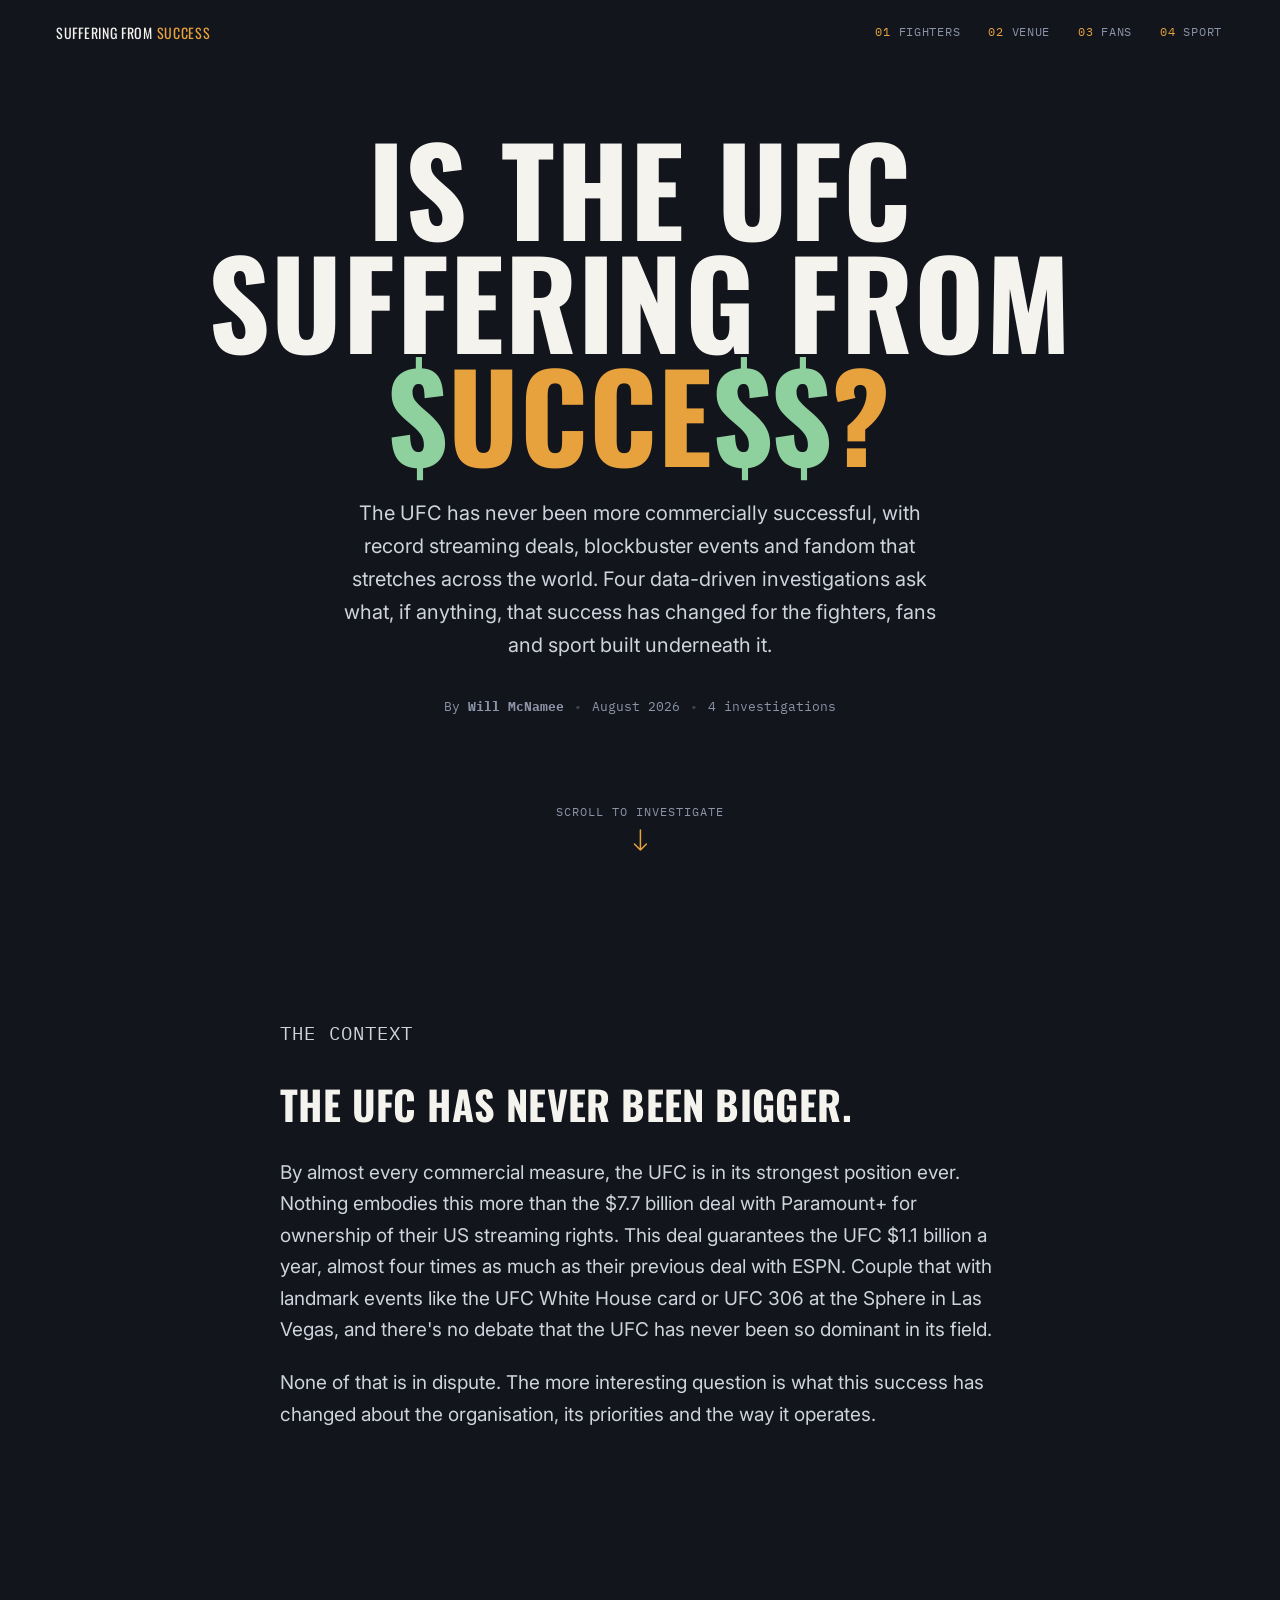
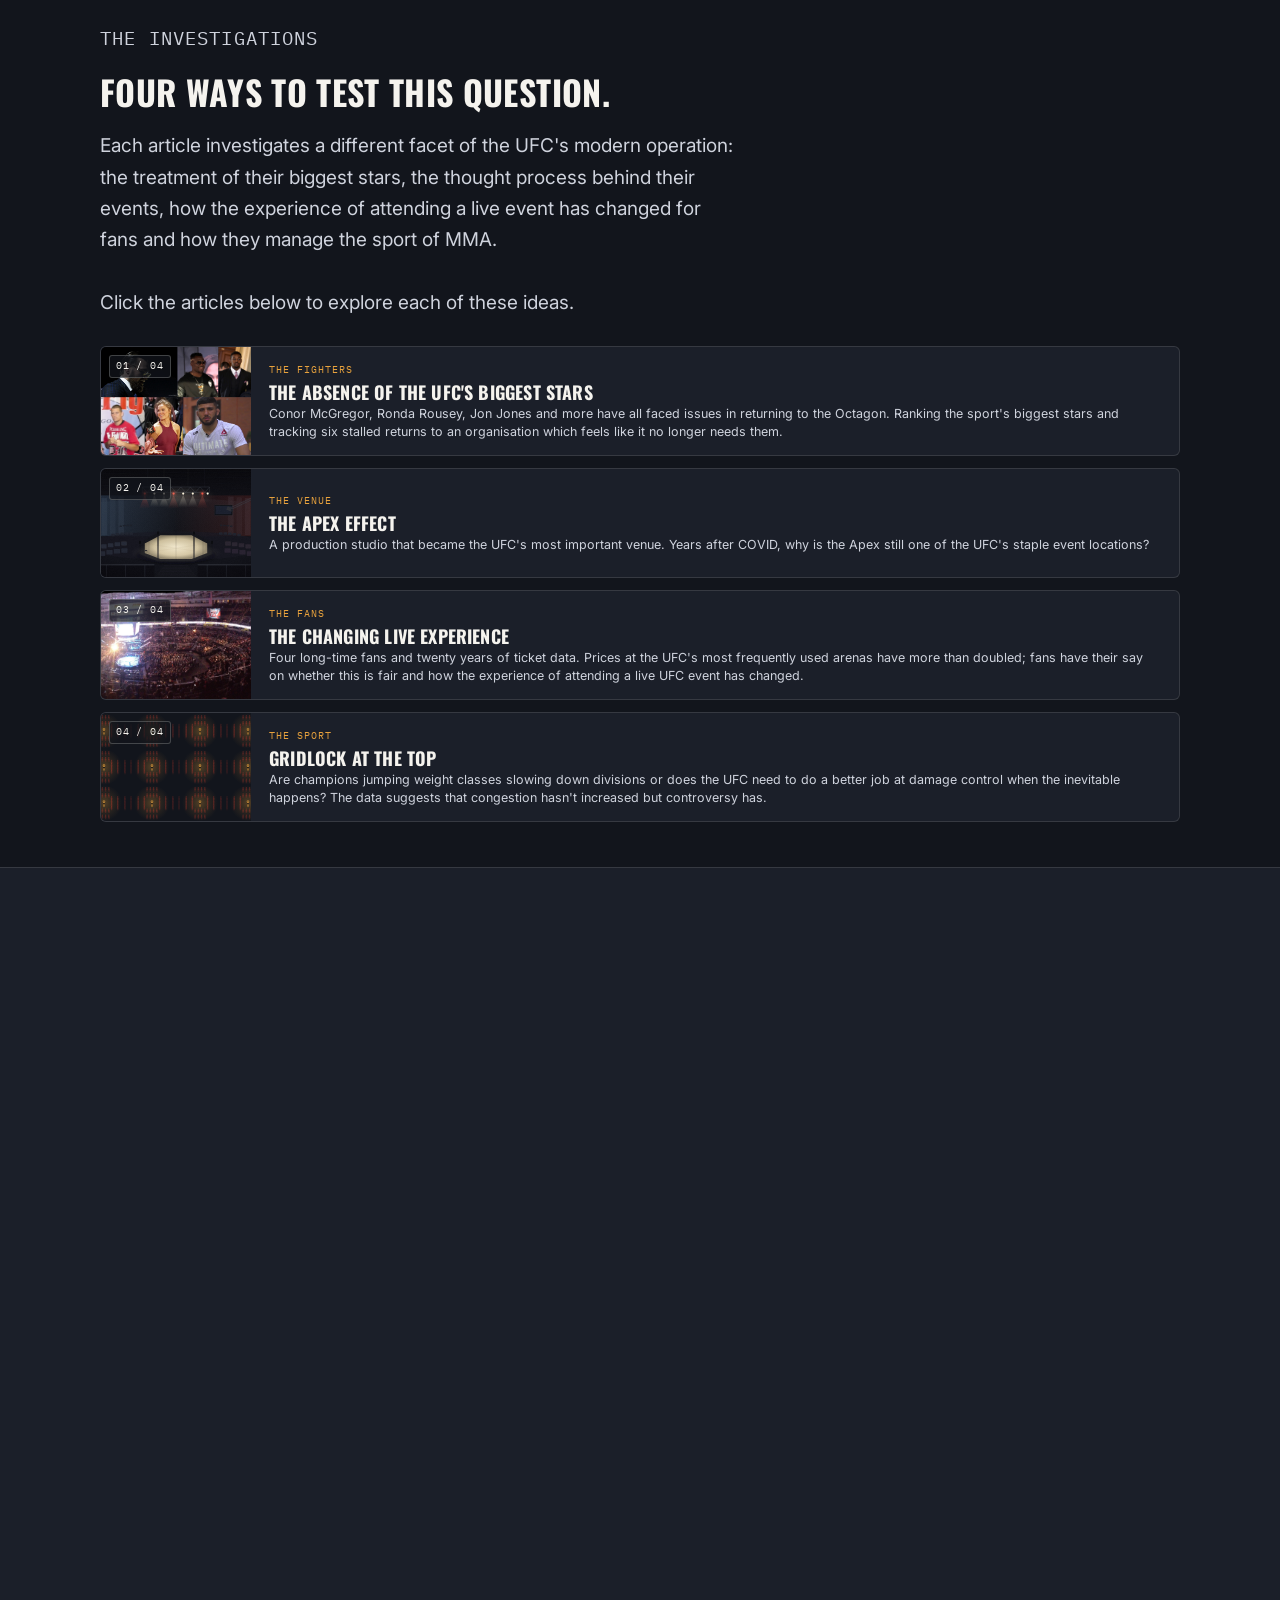
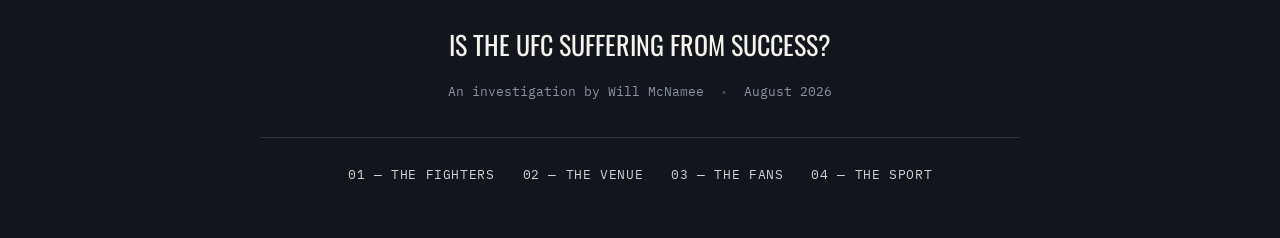
<file: index.html>
<!DOCTYPE html>
<html lang="en">
<head>
<meta charset="UTF-8">
<meta name="viewport" content="width=device-width, initial-scale=1.0">
<title>Is the UFC Suffering From Success? — An Investigation in Four Parts</title>
<meta name="description" content="The UFC has never been more commercially successful. Four data-driven investigations ask what that success may have changed for fighters, fans and the sport itself.">

<link rel="preconnect" href="https://fonts.googleapis.com">
<link rel="preconnect" href="https://fonts.gstatic.com" crossorigin>
<link href="https://fonts.googleapis.com/css2?family=Oswald:wght@400;500;600;700&family=Inter:wght@400;500;600;700&family=IBM+Plex+Mono:wght@400;500;600&display=swap" rel="stylesheet">

<link rel="stylesheet" href="styles.css">
</head>
<body>

<div class="progressBar" id="progressBar" aria-hidden="true"></div>

<!-- ============================================================
     NAV — transparent over the hero, solidifies once the reader
     scrolls past it
============================================================= -->
<nav class="siteNav" id="siteNav" aria-label="Primary">
  <a class="siteNav__mark" href="#top">Suffering From <span>Success</span></a>
  <div class="siteNav__links">
    <a href="https://willmcnamee.github.io/UFC_Investigation/Biggest%20Fighters/"><span class="siteNav__num">01</span> <span class="siteNav__word">Fighters</span></a>
    <a href="https://willmcnamee.github.io/UFC_Investigation/Apex/"><span class="siteNav__num">02</span> <span class="siteNav__word">Venue</span></a>
    <a href="https://willmcnamee.github.io/UFC_Investigation/Fan%20Experience/"><span class="siteNav__num">03</span> <span class="siteNav__word">Fans</span></a>
    <a href="https://willmcnamee.github.io/UFC_Investigation/Sporting%20Congestion/"><span class="siteNav__num">04</span> <span class="siteNav__word">Sport</span></a>
  </div>
</nav>

<!-- ============================================================
     HERO
============================================================= -->
<section class="hero" id="top">
  <div class="hero__content">
    <h1 class="hero__headline">Is the UFC<br>Suffering From<br><span class="hero__accent"><span aria-hidden="true"><span class="hero__dollar">$</span>ucce<span class="hero__dollar">$</span><span class="hero__dollar">$</span>?</span><span class="visually-hidden">Success?</span></span></h1>
    <p class="hero__deck">
      The UFC has never been more commercially successful, with record streaming deals, blockbuster events and 
      fandom that stretches across the world. Four data-driven investigations ask what, if anything, that success has 
      changed for the fighters, fans and sport built underneath it.

      
    </p>
    <div class="hero__byline">
      <span>By <strong>Will McNamee</strong></span>
      <span class="dot">•</span>
      <span>August 2026</span>
      <span class="dot">•</span>
      <span>4 investigations</span>
    </div>
  </div>
  <button class="scroll-cue" id="scrollCue" aria-label="Scroll to investigate">
    <span>Scroll to investigate</span>
    <svg width="14" height="22" viewBox="0 0 14 22" fill="none" aria-hidden="true"><path d="M7 1v20M1 15l6 6 6-6" stroke="currentColor" stroke-width="1.5" stroke-linecap="round" stroke-linejoin="round"/></svg>
  </button>
</section>

<!-- ============================================================
     THE PARADOX
============================================================= -->
<section class="lede reveal-group">
  <div class="lede__col">
    <p class="lede__tag reveal">The context</p>
    <h2 class="reveal">The UFC has never been bigger.</h2>
    <p class="reveal">
      By almost every commercial measure, the UFC is in its strongest position ever. Nothing embodies this more than 
      the $7.7 billion deal with Paramount+ for ownership of their US streaming rights. This deal guarantees the UFC 
      $1.1 billion a year, almost four times as much as their previous deal with ESPN.
      
      Couple that with landmark events like the UFC White House card or UFC 306 at the Sphere in Las Vegas, and 
      there's no debate that the UFC has never been so dominant in its field.
    </p>
    <p class="reveal">
      None of that is in dispute. The more interesting question is what this success has changed about the organisation, 
      its priorities and the way it operates.
    </p>
    <!-- <p class="pullQuestion reveal">
      If the UFC is more successful than ever, <span>what — if anything — has that success changed?</span>
    </p> -->
  </div>
</section>

<!-- ============================================================
     FOUR INVESTIGATIONS
============================================================= -->
<section class="investigations" id="investigations">
  <div class="investigations__intro reveal">
    <p class="lede__tag">The investigations</p>
    <h2>Four ways to test this question.</h2>
    <p>
      Each article investigates a different facet of the UFC's modern operation: the treatment of their biggest stars, 
      the thought process behind their events, how the experience of attending a live event has changed for fans and 
      how they manage the sport of MMA.<br><br>

      Click the articles below to explore each of these ideas.
    </p>
  </div>

  <div class="invGrid reveal-group">
    <a class="invCard reveal" href="https://willmcnamee.github.io/UFC_Investigation/Biggest%20Fighters/">
      <div class="invCard__media">
        <span class="invCard__num">01 / 04</span>
        <svg class="invCard__collage" viewBox="0 0 1000 727.02" preserveAspectRatio="xMidYMid slice"
             role="img" aria-label="Collage of six UFC fighters: Conor McGregor, Francis Ngannou, Jon Jones, Nate Diaz, Ronda Rousey and Arman Tsarukyan">
          <image href="Images/collage/Конор_МакГрегор_пресс-конференция_в_Москве.jpg" aria-label="Conor McGregor"
                 x="0.00" y="0.00" width="510.44" height="338.20"/>
          <image href="Images/collage/Francis_Ngannou_photo.jpg" aria-label="Francis Ngannou"
                 x="510.44" y="0.00" width="272.43" height="338.20"/>
          <image href="Images/collage/Jon_Jones_-_Supporting_Brain_Health_Study.jpg" aria-label="Jon Jones"
                 x="782.87" y="0.00" width="217.13" height="338.20"/>
          <image href="Images/collage/Nate_Diaz_2009.jpg" aria-label="Nate Diaz"
                 x="0.00" y="338.20" width="291.97" height="388.82"/>
          <image href="Images/collage/Rousey_HOF_2018_(cropped).jpg" aria-label="Ronda Rousey"
                 x="291.97" y="338.20" width="253.62" height="388.82"/>
          <image href="Images/collage/Arman_Tsarukyan_2019.jpg" aria-label="Arman Tsarukyan"
                 x="545.59" y="338.20" width="454.41" height="388.82"/>
        </svg>
      </div>
      <div class="invCard__body">
        <p class="invCard__label">The fighters</p>
        <h3 class="invCard__title">The Absence of the UFC's Biggest Stars</h3>
        <p class="invCard__desc">
          Conor McGregor, Ronda Rousey, Jon Jones and more have all faced issues in returning to the Octagon. 
          Ranking the sport's biggest stars and tracking six stalled returns to an organisation which feels like
          it no longer needs them.
        </p>
        <p class="invCard__stat"><b data-countup data-target="15">15</b> biggest MMA stars ranked by reach</p>
        <span class="invCard__cta">Read the investigation
          <svg width="16" height="12" viewBox="0 0 16 12" fill="none" aria-hidden="true"><path d="M1 6h13M9 1l5 5-5 5" stroke="currentColor" stroke-width="1.5" stroke-linecap="round" stroke-linejoin="round"/></svg>
        </span>
      </div>
    </a>

    <a class="invCard reveal" href="https://willmcnamee.github.io/UFC_Investigation/Apex/">
      <div class="invCard__media">
        <span class="invCard__num">02 / 04</span>
        <img src="Images/Apex.svg" alt="Illustration of the UFC Apex facility in Las Vegas" loading="lazy">
      </div>
      <div class="invCard__body">
        <p class="invCard__label">The venue</p>
        <h3 class="invCard__title">The Apex Effect</h3>
        <p class="invCard__desc">
          A production studio that became the UFC's most important venue. Years after COVID, why is the Apex still 
          one of the UFC's staple event locations?
        </p>
        <p class="invCard__stat"><b data-countup data-target="30" data-suffix="%">30%</b> of UFC events held there since 2023</p>
        <span class="invCard__cta">Read the investigation
          <svg width="16" height="12" viewBox="0 0 16 12" fill="none" aria-hidden="true"><path d="M1 6h13M9 1l5 5-5 5" stroke="currentColor" stroke-width="1.5" stroke-linecap="round" stroke-linejoin="round"/></svg>
        </span>
      </div>
    </a>

    <a class="invCard reveal" href="https://willmcnamee.github.io/UFC_Investigation/Fan%20Experience/">
      <div class="invCard__media">
        <span class="invCard__num">03 / 04</span>
        <img src="Images/UFC Arena.jpg" alt="A packed UFC arena during a live event" loading="lazy">
      </div>
      <div class="invCard__body">
        <p class="invCard__label">The fans</p>
        <h3 class="invCard__title">The Changing Live Experience</h3>
        <p class="invCard__desc">
          Four long-time fans and twenty years of ticket data. Prices at the UFC's most frequently used arenas have more 
          than doubled; fans have their say on whether this is fair and how the experience of attending a live UFC event
          has changed.
        </p>
        <p class="invCard__stat"><b data-countup data-target="2" data-suffix="×">2×</b> ticket prices as 2007–15</p>
        <span class="invCard__cta">Read the investigation
          <svg width="16" height="12" viewBox="0 0 16 12" fill="none" aria-hidden="true"><path d="M1 6h13M9 1l5 5-5 5" stroke="currentColor" stroke-width="1.5" stroke-linecap="round" stroke-linejoin="round"/></svg>
        </span>
      </div>
    </a>

    <a class="invCard reveal" href="https://willmcnamee.github.io/UFC_Investigation/Sporting%20Congestion/">
      <div class="invCard__media">
        <span class="invCard__num">04 / 04</span>
        <img src="Images/hero-gridlock.svg" alt="Abstract illustration representing gridlock in the UFC's title pictures" loading="lazy">
      </div>
      <div class="invCard__body">
        <p class="invCard__label">The sport</p>
        <h3 class="invCard__title">Gridlock at the Top</h3>
        <p class="invCard__desc">
          Are champions jumping weight classes slowing down divisions or does the UFC need to do a better job at damage 
          control when the inevitable happens? The data suggests that congestion hasn't increased but controversy has.
        </p>
        <p class="invCard__stat"><b data-countup data-target="250" data-suffix="+">~90%</b> days of controversy in the Flyweight division</p>
        <span class="invCard__cta">Read the investigation
          <svg width="16" height="12" viewBox="0 0 16 12" fill="none" aria-hidden="true"><path d="M1 6h13M9 1l5 5-5 5" stroke="currentColor" stroke-width="1.5" stroke-linecap="round" stroke-linejoin="round"/></svg>
        </span>
      </div>
    </a>
  </div>
</section>

<!-- ============================================================
     FOUR SYMPTOMS. ONE QUESTION.
============================================================= -->
<section class="symptoms">
  <div class="symptoms__inner reveal">
    <p class="lede__tag" style="text-align:center;">The connection</p>
    <h2>Four symptoms. One question.</h2>
    <p class="symptoms__lede">
      None of these four findings alone proves the UFC is 'suffering'; a delayed return for a superstar, a smaller 
      venue, a more expensive ticket or a contentious title reign.
      
      Each has its own explanation. But looked at together, a pattern starts to emerge.
    </p>

    <div class="symptomLine">
      <div class="symptomNode">
        <div class="symptomNode__rail"></div>
        <div class="symptomNode__dot"></div>
        <p class="symptomNode__num">01</p>
        <p class="symptomNode__label">Fighters</p>
        <p class="symptomNode__text">Less reliant on any one superstar</p>
      </div>
      <div class="symptomNode">
        <div class="symptomNode__rail"></div>
        <div class="symptomNode__dot"></div>
        <p class="symptomNode__num">02</p>
        <p class="symptomNode__label">Venue</p>
        <p class="symptomNode__text">An emergency fix kept for its efficiency</p>
      </div>
      <div class="symptomNode">
        <div class="symptomNode__rail"></div>
        <div class="symptomNode__dot"></div>
        <p class="symptomNode__num">03</p>
        <p class="symptomNode__label">Fans</p>
        <p class="symptomNode__text">Paying more for a changed experience</p>
      </div>
      <div class="symptomNode">
        <div class="symptomNode__rail"></div>
        <div class="symptomNode__dot"></div>
        <p class="symptomNode__num">04</p>
        <p class="symptomNode__label">Sport</p>
        <p class="symptomNode__text">Title pictures harder to keep clean</p>
      </div>
    </div>

    <svg class="symptoms__arrow" width="14" height="26" viewBox="0 0 14 26" fill="none" aria-hidden="true"><path d="M7 1v22M1 17l6 6 6-6" stroke="currentColor" stroke-width="1.5" stroke-linecap="round" stroke-linejoin="round"/></svg>
    <p class="symptoms__tension">Commercial efficiency <span class="vs">vs.</span> <span class="cost">Sporting &amp; fan value</span></p>
  </div>
</section>

<!-- ============================================================
     WHAT THE EVIDENCE SAYS
============================================================= -->
<section class="evidence">
  <div class="evidence__col reveal-group">
    <h2 class="reveal">So, is the UFC suffering from success?</h2>
    <p class="reveal">
      Not in the conventional sense. Taken purely as a business, the UFC is thriving and the fact they're able to make 
      some of the decisions that have contributed to these issues evidences that.

      A struggling promotion would do everything in their power to ensure their fans were satisfied. This means 
      booking the biggest fighters possible as soon as they're available, hosting an equitable distribution of events 
      to ensure all fans have the opportunity to attend events, and managing sporting issues so they don't
      impact the integrity of the organisation.
    </p>
    <p class="reveal">
      The evidence across all four investigations suggests the UFC has transcended beyond the day-to-day priorities 
      of a normal fight promotion. Instead, the UFC sees itself more as a business than a sporting organisation 
      and their new entrepreneurial approach doesn't always align with the interests of fighters, fans and the sport
      itself.
    </p>

    <div class="balance reveal">
      <div class="balance__col balance__col--commercial">
        <p class="balance__title">Increasingly prioritised</p>
        <ul>
          <li>Commercial efficiency</li>
          <li>Media &amp; broadcast commitments</li>
          <li>Revenue &amp; scalability</li>
          <li>Entertainment value</li>
        </ul>
      </div>
      <div class="balance__col balance__col--cost">
        <p class="balance__title">Sometimes at odds with</p>
        <ul>
          <li>Fighter autonomy</li>
          <li>Live-event atmosphere</li>
          <li>Accessibility for fans</li>
          <li>Sporting continuity &amp; meritocracy</li>
        </ul>
      </div>
    </div>

    <p class="reveal">
      <strong>This evidence is not one-sided.</strong> The Apex is not an inherently bad venue and the
      fans interviewed were more forgiving of it than online reaction would suggest.
      Ticket-prices are increasing, but if events are still selling out then nothing's stopping the UFC from doing 
      this. Divisional congestion and the lack of the biggest stars aren't stopping the UFC either. Viewership 
      figures suggest the UFC itself is the main draw now and fans will tune in just to watch a UFC show.
    </p>
    <p class="reveal">
      The strength of this project isn't any single finding; it's the pattern across four independent tests
      that challenge a popular assumption rather than confirm it.
    </p>

    <p class="evidence__closing reveal">
      The UFC isn't failing because it became successful. <span>The question is whether its definition of
      success has quietly changed.</span>
    </p>
  </div>
</section>

<!-- ============================================================
     FOOTER
============================================================= -->
<footer class="siteFooter">
  <p class="siteFooter__title">Is the UFC Suffering From Success?</p>
  <p class="siteFooter__meta">An investigation by Will McNamee <span class="dot">•</span> August 2026</p>
  <nav class="siteFooter__links" aria-label="All investigations">
    <a href="https://willmcnamee.github.io/UFC_Investigation/Biggest%20Fighters/">01 — The Fighters</a>
    <a href="https://willmcnamee.github.io/UFC_Investigation/Apex/">02 — The Venue</a>
    <a href="https://willmcnamee.github.io/UFC_Investigation/Fan%20Experience/">03 — The Fans</a>
    <a href="https://willmcnamee.github.io/UFC_Investigation/Sporting%20Congestion/">04 — The Sport</a>
  </nav>
</footer>

<script src="script.js"></script>
</body>
</html>
</file>
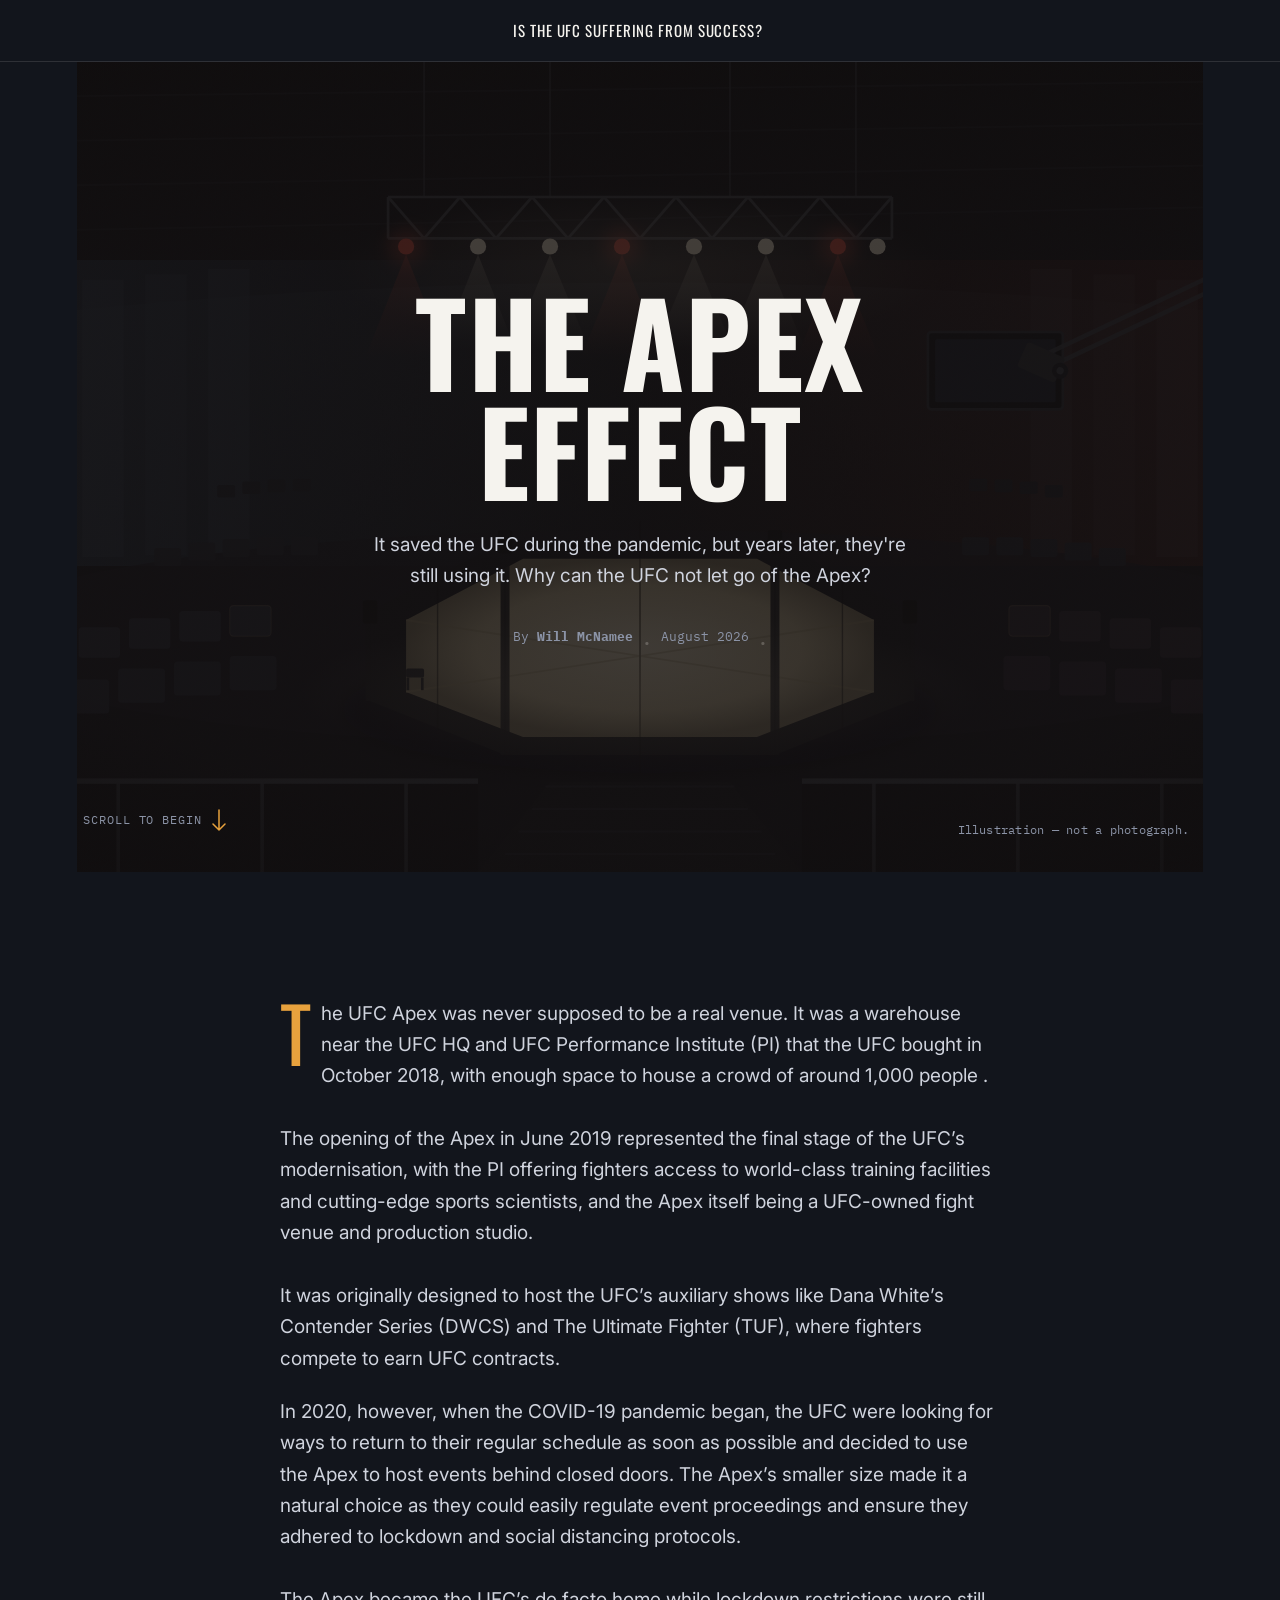
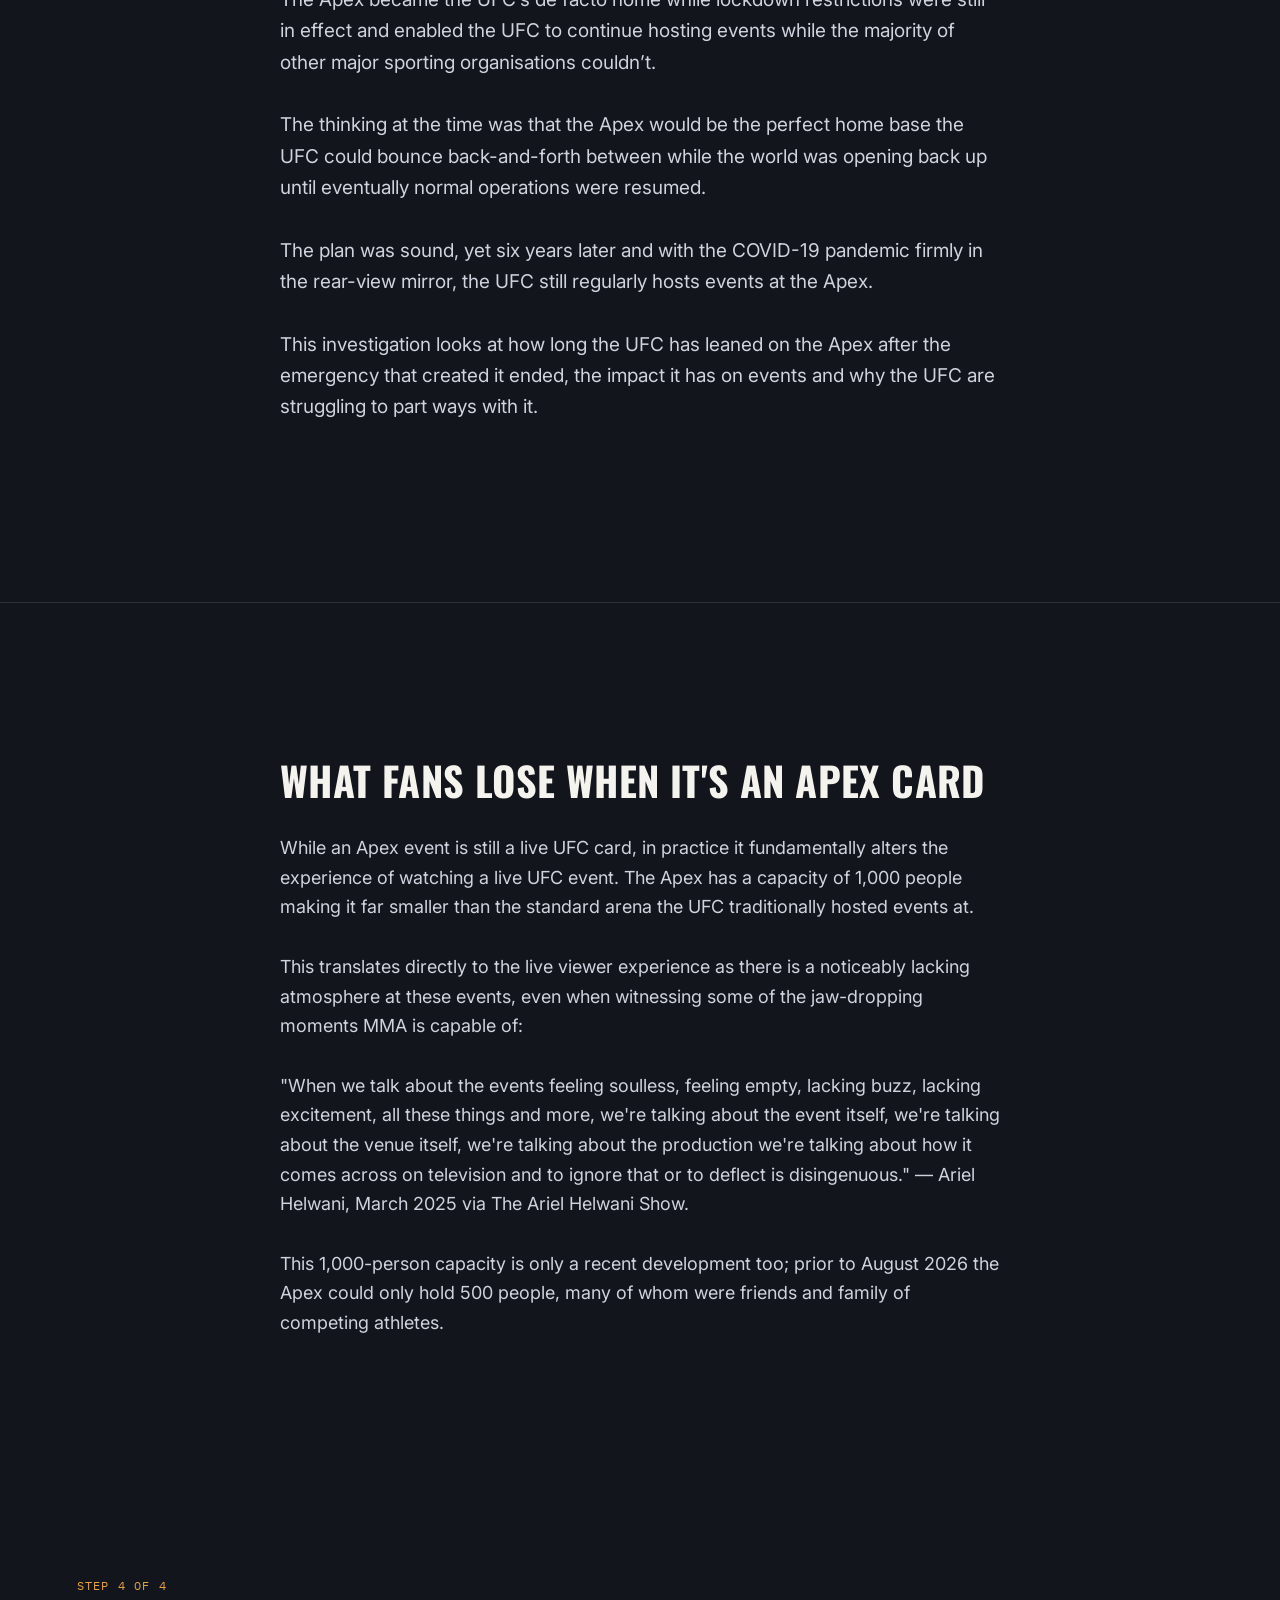
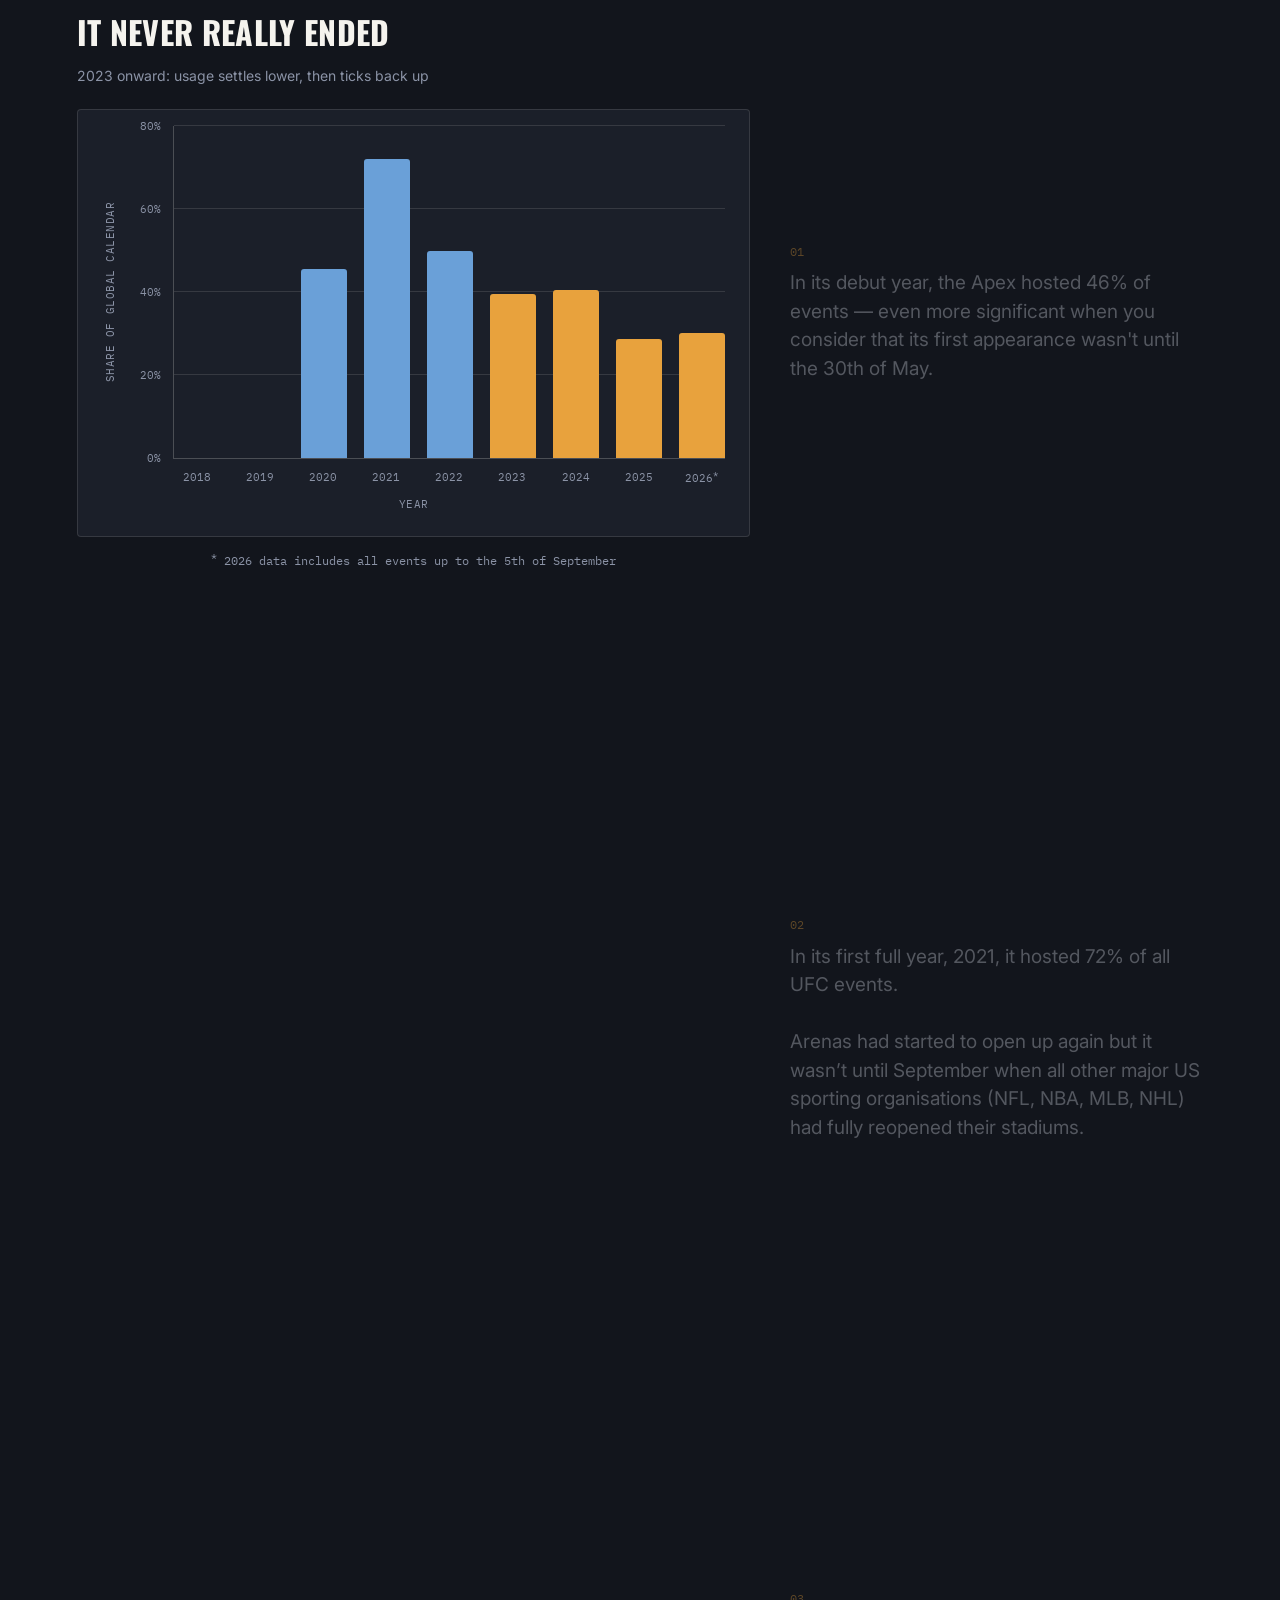
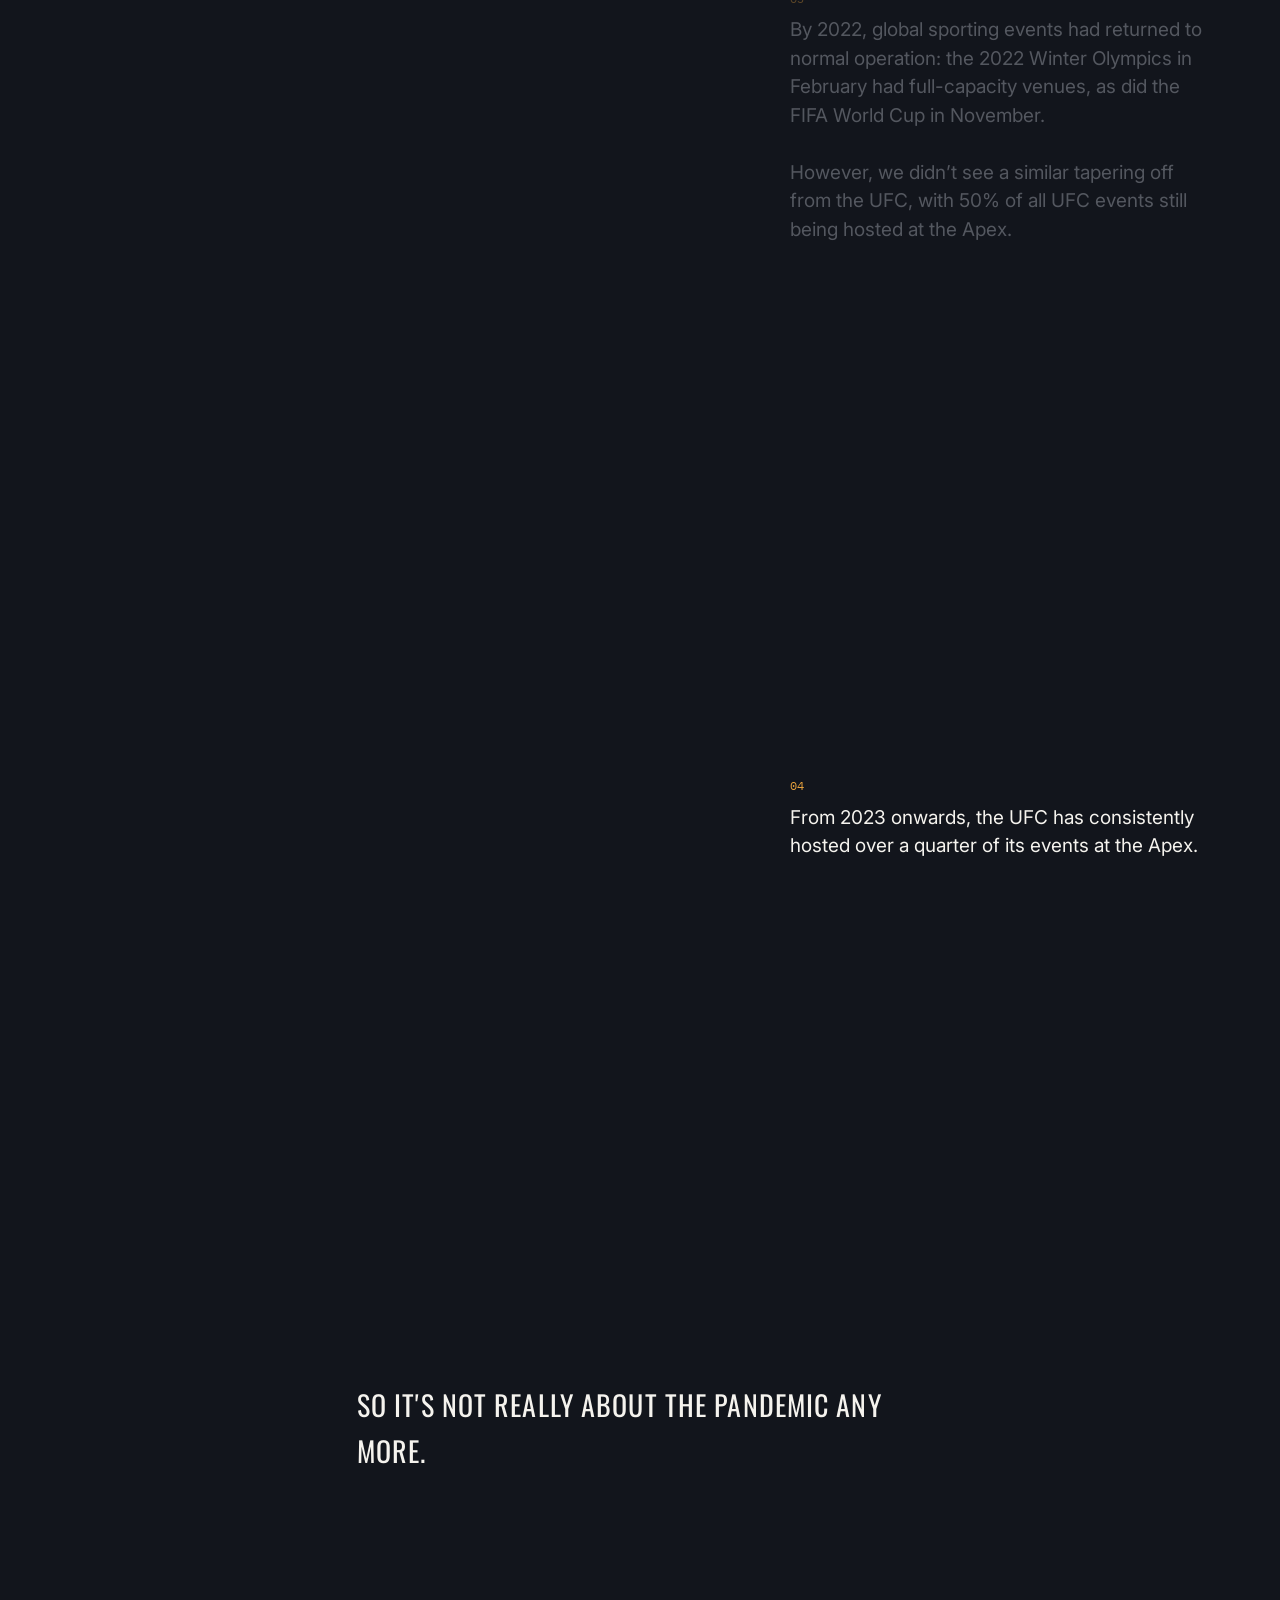
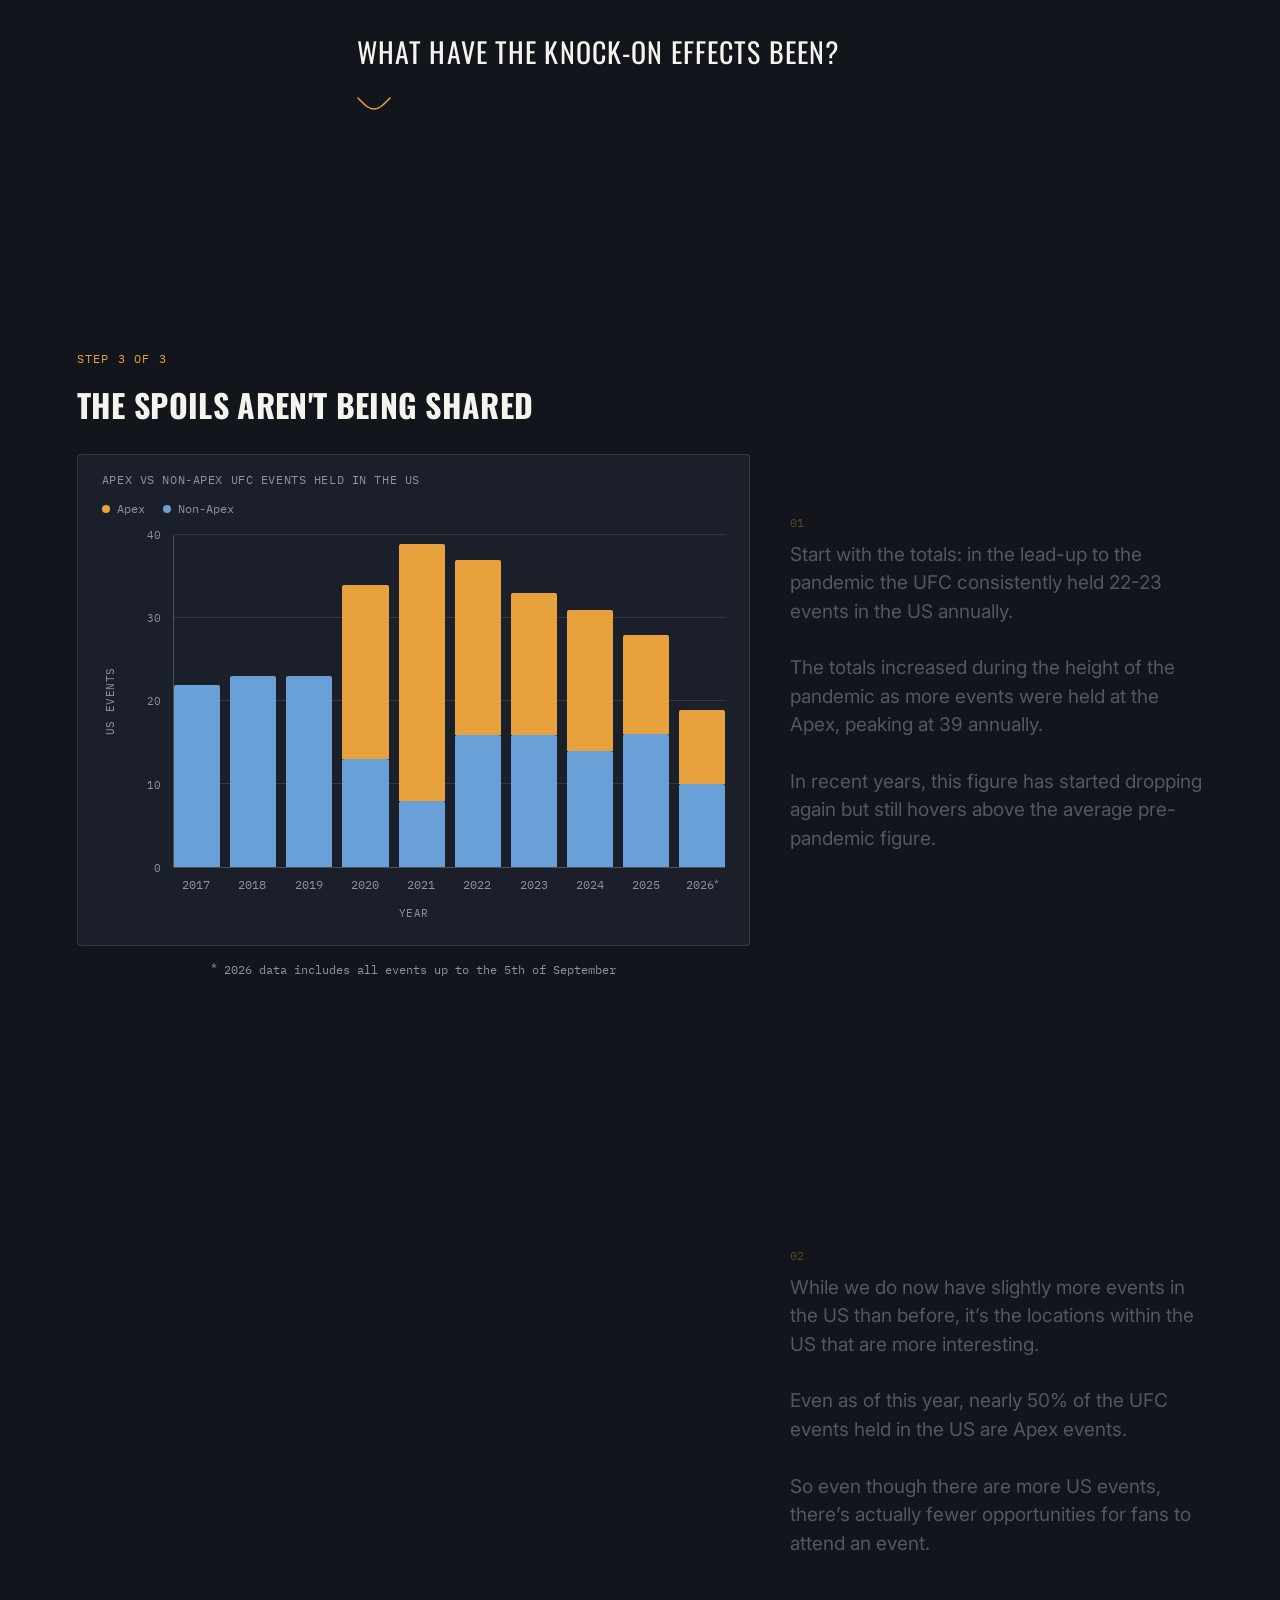
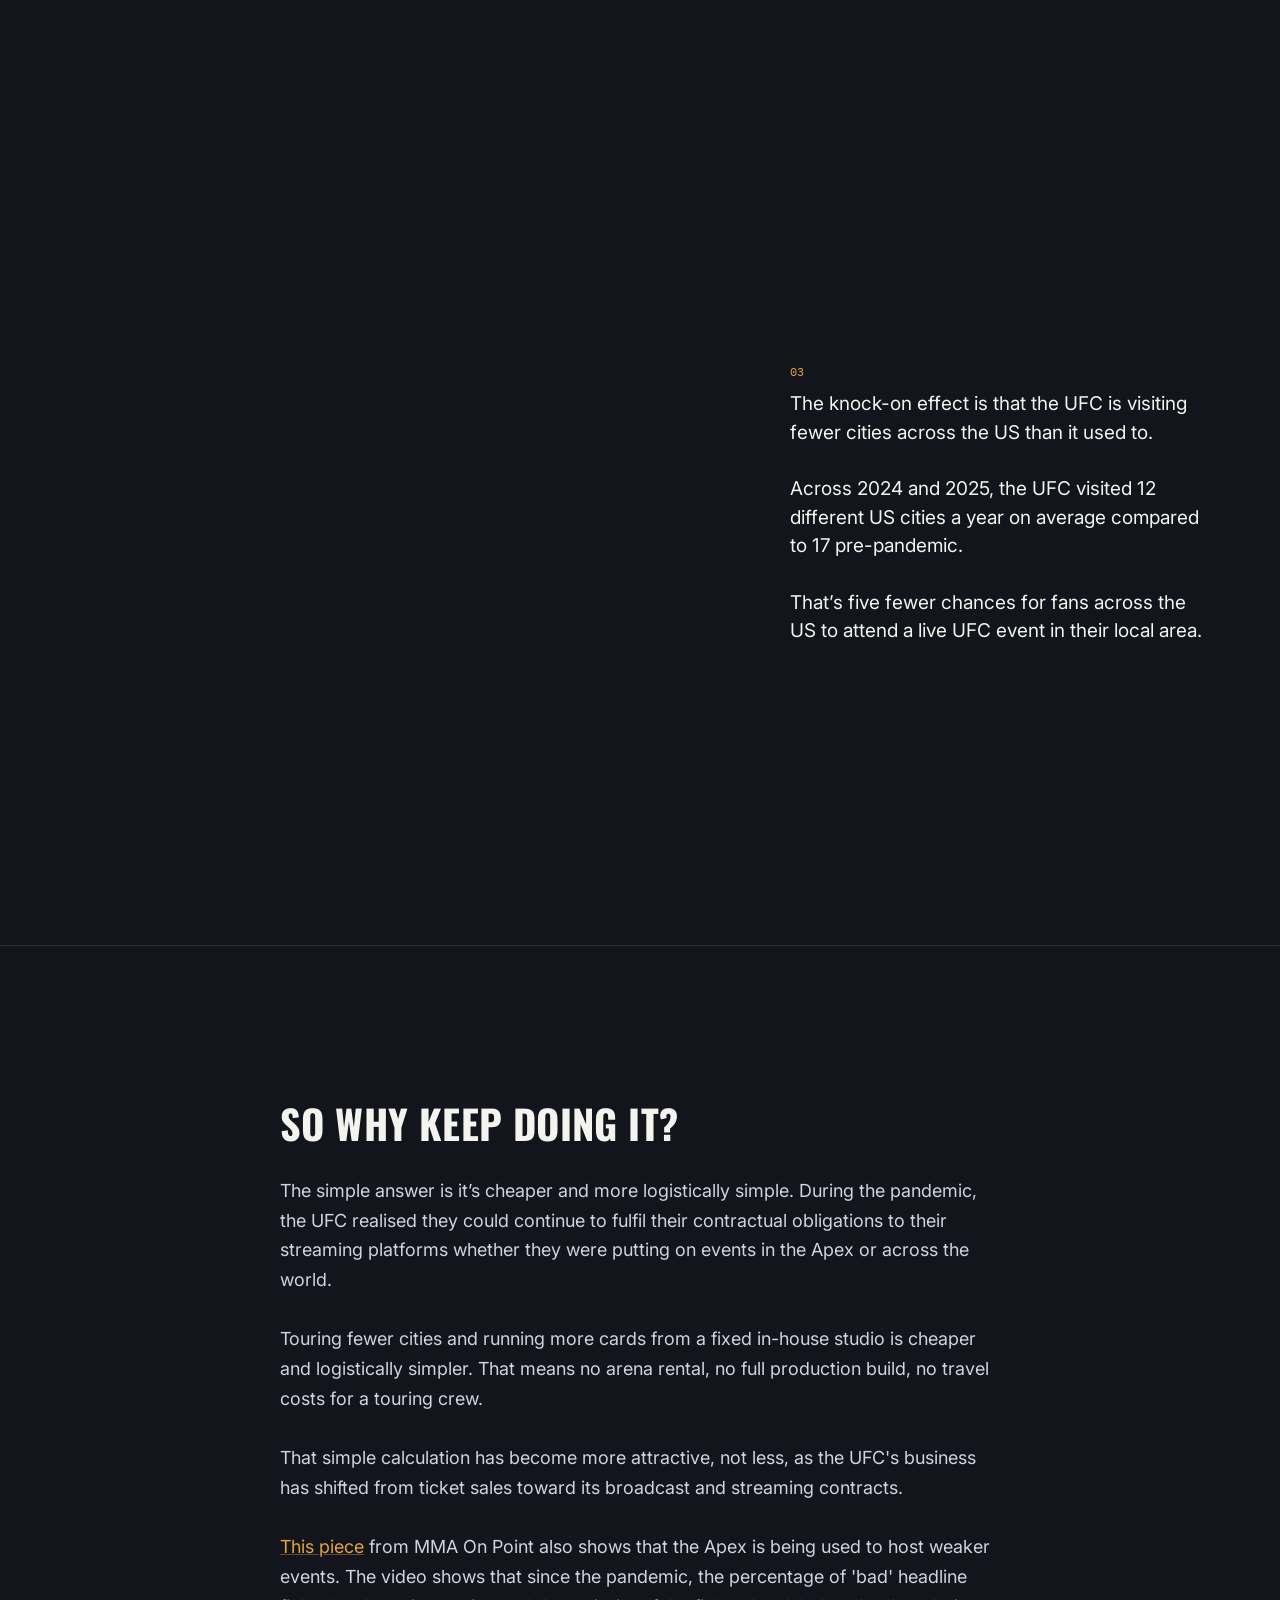
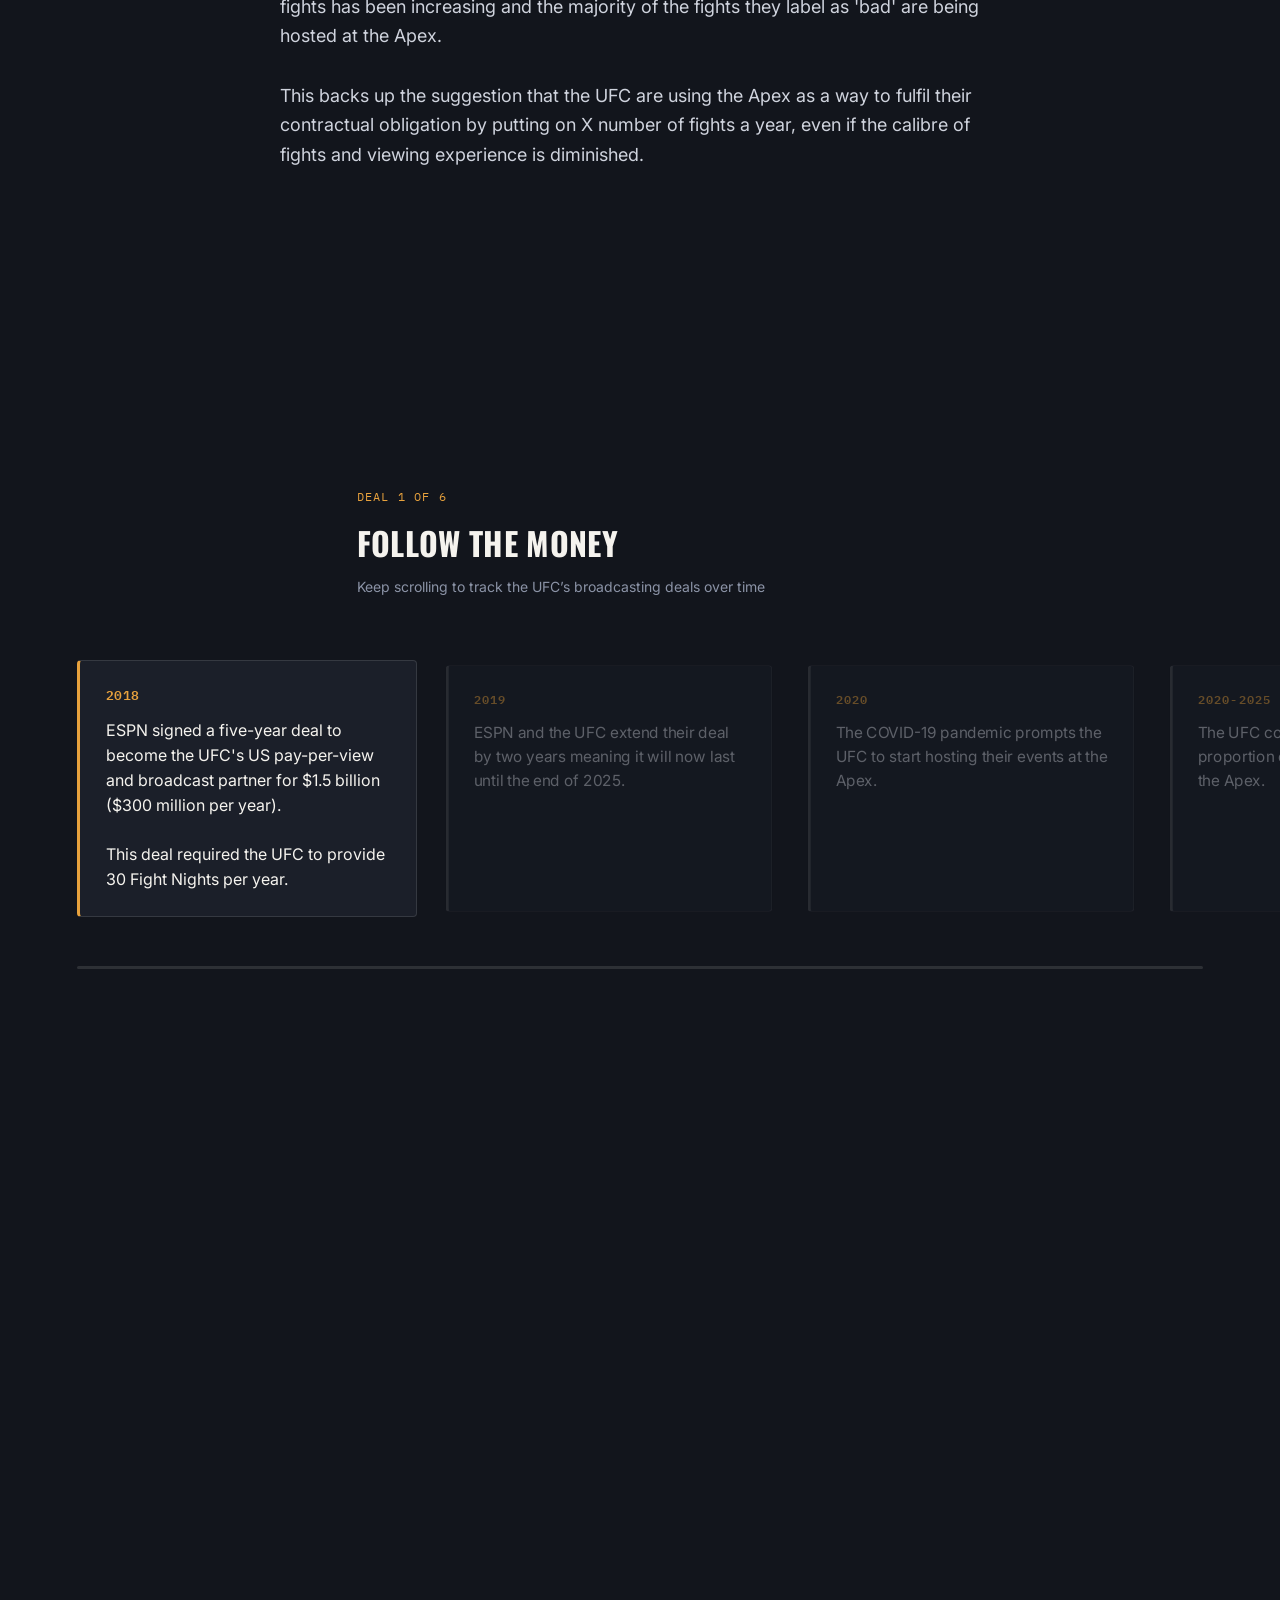
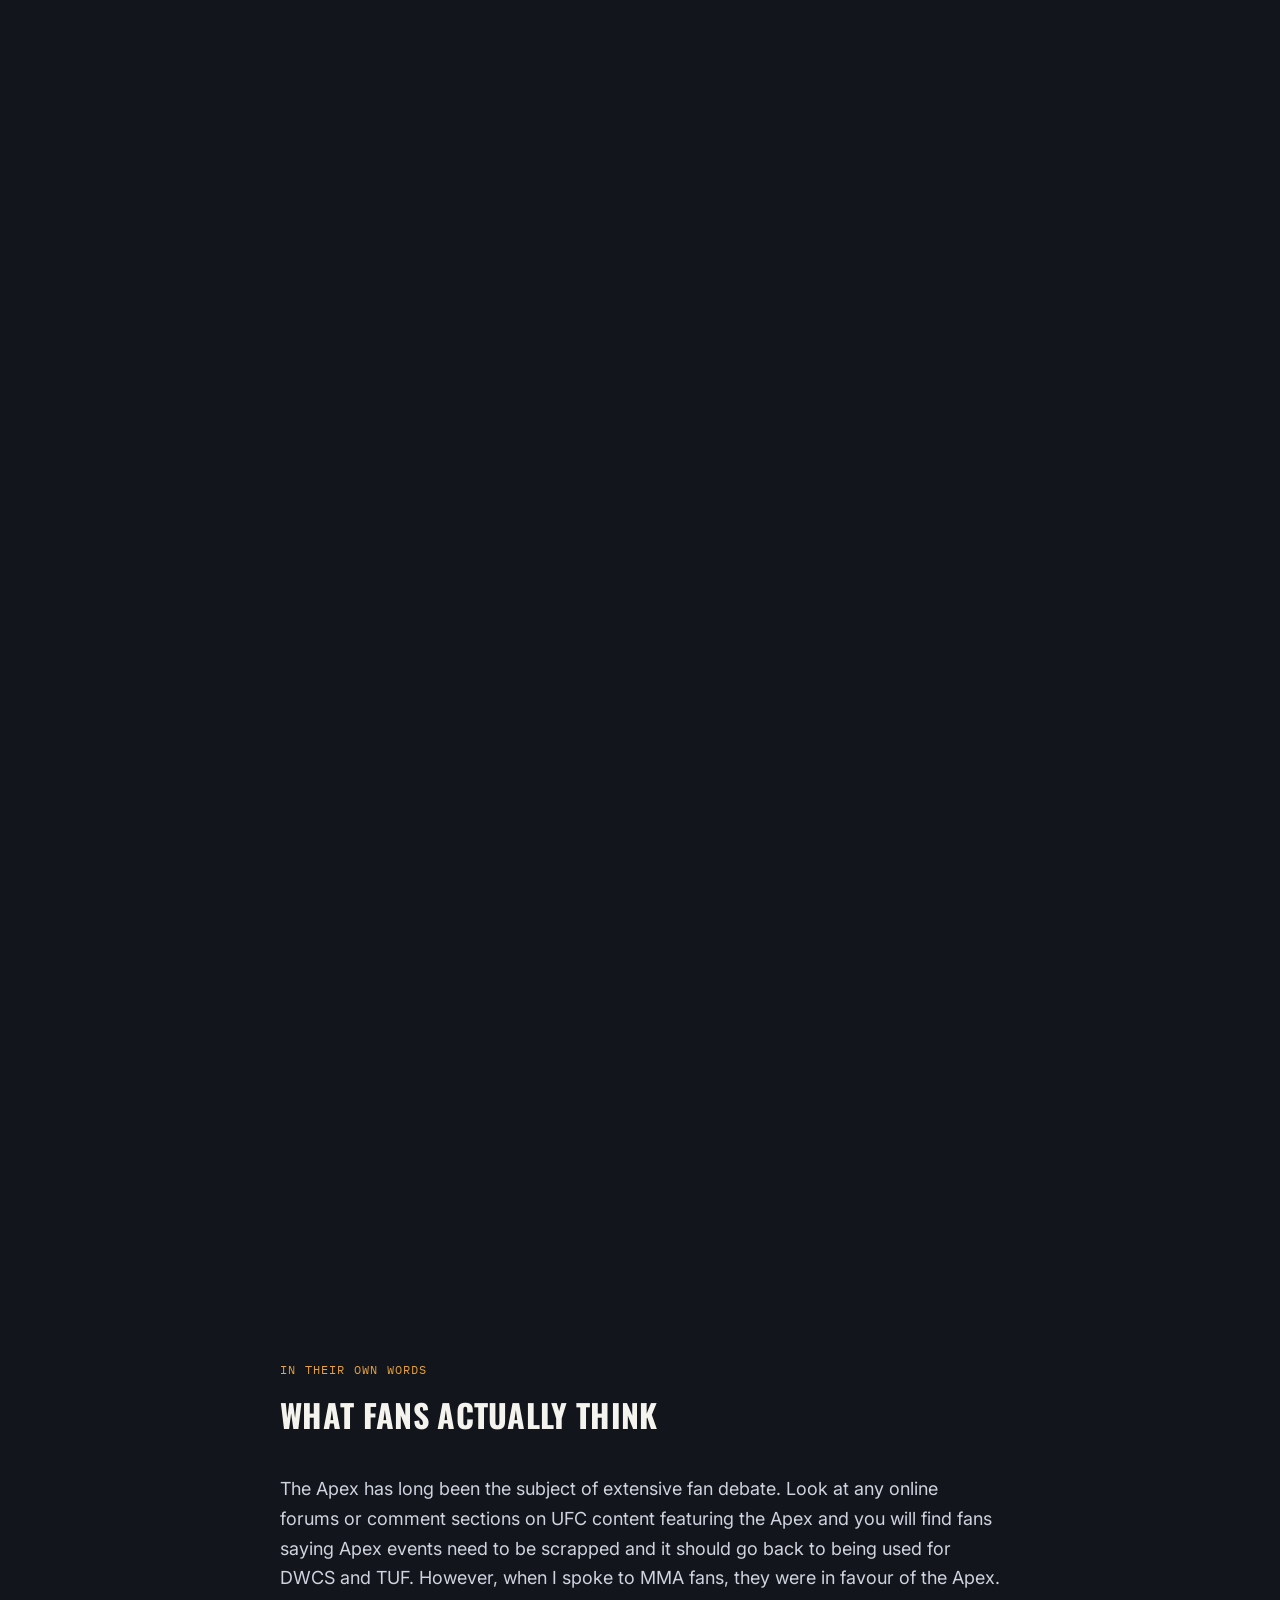
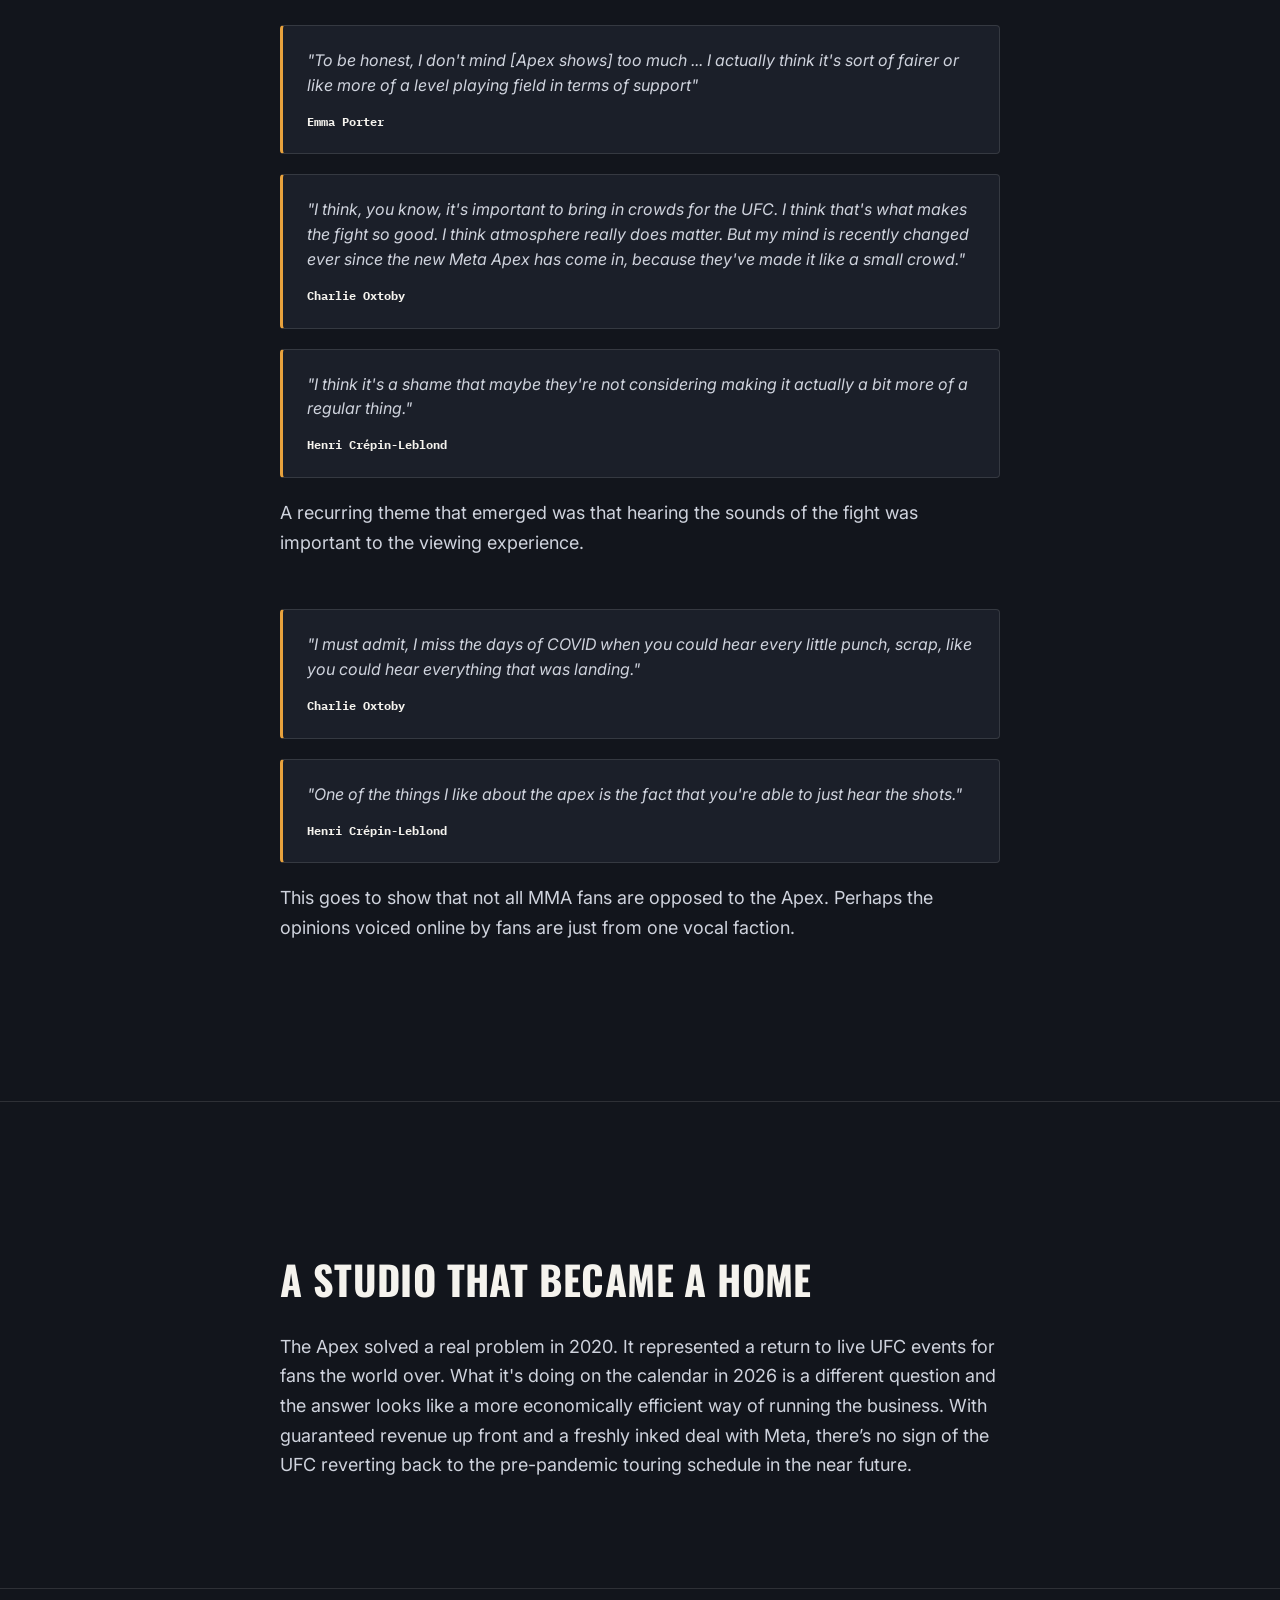
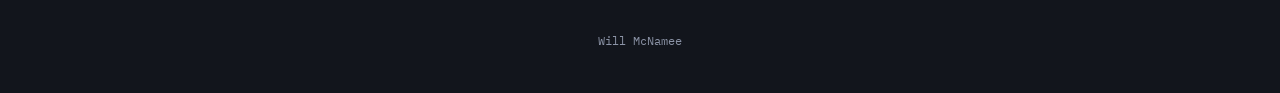
<file: Apex/index.html>
<!DOCTYPE html>
<html lang="en">
<head>
<meta charset="UTF-8">
<meta name="viewport" content="width=device-width, initial-scale=1.0">
<title>The Apex Effect — Why the UFC Still Won't Leave Vegas</title>
<meta name="description" content="An investigation into the UFC's continued reliance on its Apex facility, the rise of Las Vegas hosting, and who gets left out.">

<link rel="preconnect" href="https://fonts.googleapis.com">
<link rel="preconnect" href="https://fonts.gstatic.com" crossorigin>
<link href="https://fonts.googleapis.com/css2?family=Oswald:wght@400;500;600;700&family=Inter:wght@400;500;600;700&family=IBM+Plex+Mono:wght@400;500;600&display=swap" rel="stylesheet">

<link rel="stylesheet" href="styles.css">
</head>
<body>



<header class="masthead">
  <div class="masthead__title">Is the UFC suffering from success?&nbsp;</div>
</header>

<!-- ============================================================
     HERO
============================================================= -->
<section class="hero">
  <div class="hero__content">
    <h1 class="hero__headline">The Apex<br>Effect</h1>
    <p class="hero__deck">
      It saved the UFC during the pandemic, but years later, they're still using
       it. Why can the UFC not let go of the Apex?
    </p>
    <div class="hero__byline">
      <span>By <strong>Will McNamee</strong></span>
      <span class="dot">•</span>
      <span>August 2026</span>
      <span class="dot">•</span>
    </div>
  </div>
  <button class="scroll-cue" id="scrollCue" aria-label="Scroll to begin the story">
    <span>Scroll to begin</span>
    <svg width="14" height="22" viewBox="0 0 14 22" fill="none"><path d="M7 1v20M1 15l6 6 6-6" stroke="currentColor" stroke-width="1.5" stroke-linecap="round" stroke-linejoin="round"/></svg>
  </button>
  <p class="hero__credit">Illustration — not a photograph.</p>
</section>

<!-- ============================================================
     LEDE — ORIGIN + CONTINUED USE
============================================================= -->
<section class="lede">
  <div class="lede__col reveal">
    <p class="lede__drop">
      <span class="drop-cap">T</span>he UFC Apex was never supposed to be a real venue. It was a warehouse near the UFC HQ
      and UFC Performance Institute (PI) that the UFC bought in October 2018, with enough space to house a crowd of around 
      1,000 people .<br><br>

      The opening of the Apex in June 2019 represented the final stage of the UFC’s modernisation, with the PI offering
      fighters access to world-class training facilities and cutting-edge sports scientists, and the Apex itself being
      a UFC-owned fight venue and production studio.

      <br><br>It was originally designed to host the UFC’s auxiliary shows like
      Dana White’s Contender Series (DWCS) and The Ultimate Fighter (TUF), where fighters compete to earn UFC contracts.
    </p>
    <p>
      In 2020, however, when the COVID-19 pandemic began, the UFC were looking for ways to return to their regular
      schedule as soon as possible and decided to use the Apex to host events behind closed doors. The Apex’s smaller
      size made it a natural choice as they could easily regulate event proceedings and ensure they adhered to lockdown
      and social distancing protocols.<br><br>

      The Apex became the UFC’s de facto home while lockdown restrictions were still in effect and enabled the UFC to
      continue hosting events while the majority of other major sporting organisations couldn’t.<br><br>

      The thinking at the time was that the Apex would be the perfect home base the UFC could bounce back-and-forth
      between while the world was opening back up until eventually normal operations were resumed.<br><br>

      The plan was sound, yet six years later and with the COVID-19 pandemic firmly in the rear-view mirror, the
      UFC still regularly hosts events at the Apex.<br><br>

      This investigation looks at how long the UFC has leaned on the Apex after the emergency that created it ended,
      the impact it has on events and why the UFC are struggling to part ways with it.<br><br>


    </p>
  </div>
</section>

<!-- ============================================================
     WHAT'S SO BAD ABOUT THE APEX (FOR FANS)
============================================================= -->
<section class="outro">
  <div class="outro__col reveal">
    <h2 class="outro__title">What fans lose when it's an Apex card</h2>
    <p>
      While an Apex event is still a live UFC card, in practice it fundamentally alters the experience of watching a
      live UFC event. The Apex has a capacity of 1,000 people making it far smaller than the standard arena the UFC
      traditionally hosted events at.<br><br>

      This translates directly to the live viewer
      experience as there is a noticeably lacking atmosphere at these events, even
      when witnessing some of the jaw-dropping moments MMA is capable of:<br><br>

      "When we talk about the events feeling soulless, feeling empty, lacking buzz, lacking excitement, all these 
      things and more, we're talking about the event itself, we're talking about the venue itself, 
      we're talking about the production we're talking about how it comes across on television and to ignore that 
      or to deflect is disingenuous." — Ariel Helwani, March 2025 via The Ariel Helwani Show.

      <br><br>This 1,000-person capacity is only a recent development too; prior to August 2026 the
      Apex could only hold 500 people, many of whom were friends and family of competing athletes.

    </p>
  </div>
</section>

<!-- ============================================================
     SCROLLYTELLING A — APEX USAGE SINCE 2020
============================================================= -->
<section class="apexstory" id="apexstory">
  <div class="apexstory__sticky">
    <div class="apexstory__stage">
      <div class="stage__header">
        <p class="stage__label" id="apexStageLabel">Step 1 of 3</p>
        <h2 class="stage__title" id="apexStageTitle">Built for an emergency</h2>
        <p class="stage__sub" id="apexStageSub">Apex events as a share of the entire global UFC calendar, 2018–2026</p>
      </div>

      <div class="axisChart" id="apexChart" role="img" aria-label="Bar chart of Apex's share of the global UFC calendar per year, 2018 to 2026"></div>
      <p class="chartFootnote"><sup>*</sup> 2026 data includes all events up to the 5th of September</p>
    </div>
  </div>

  <div class="apexstory__steps">
    <div class="step" data-step="0">
      <p class="step__num">01</p>
      <p class="step__text">In its debut year, the Apex hosted 46% of events — even more significant when you consider 
        that its first appearance wasn't until the 30th of May.<br><br>
</p>
    </div>
    <div class="step" data-step="1">
      <p class="step__num">02</p>
      <p class="step__text">In its first full year, 2021, it hosted 72% of all UFC events.<br><br>
        
        Arenas had started to open up again but it wasn’t until September when all other major US sporting organisations 
        (NFL, NBA, MLB, NHL) had fully reopened their stadiums. </p>
    </div>
    <div class="step" data-step="2">
      <p class="step__num">03</p>
      <p class="step__text">By 2022, global sporting events had returned to normal operation: the 2022 Winter Olympics 
        in February had full-capacity venues, as did the FIFA World Cup in November.<br><br>

        However, we didn’t see a similar tapering off from the UFC, with 50% of all UFC events still being hosted at 
        the Apex.<br><br>
</p>
    </div>

    <div class="step" data-step="3">
      <p class="step__num">04</p>
      <p class="step__text">From 2023 onwards, the UFC has consistently hosted over a quarter of its events at the
        Apex.<br><br>
      </p>
  </div>
</section>

<!-- ============================================================
     BRIDGE — INTO LAS VEGAS EXPLANATION
============================================================= -->
<section class="bridge bridge--text reveal">
  <p class="bridge__kicker">So it's not really about the pandemic any more.<br><br><br><br></p>
  <p class="bridge__kicker">What have the knock-on effects been?</p>

  <svg class="bridge__arrow" width="34" height="14" viewBox="0 0 34 14" fill="none" aria-hidden="true"><path d="M1 1c6 6 10 11 16 11s10-5 16-11" stroke="currentColor" stroke-width="1.5" stroke-linecap="round"/></svg>
</section>

<!-- ============================================================
     SCROLLYTELLING B — VEGAS DOMINANCE
============================================================= -->
<section class="vegasstory" id="vegasstory">
  <div class="vegasstory__sticky">
    <div class="vegasstory__stage">
      <div class="stage__header">
        <p class="stage__label" id="vegasStageLabel">Step 1 of 3</p>
        <h2 class="stage__title" id="vegasStageTitle">The influx of US events</h2>
        <p class="stage__sub" id="vegasStageSub">Total UFC events held in the US per year</p>
      </div>

      <div class="miniChart miniChart--big" id="vegasChart"></div>
      <p class="chartFootnote"><sup>*</sup> 2026 data includes all events up to the 5th of September</p>
    </div>
  </div>

  <div class="vegasstory__steps">
    <div class="step" data-step="0">
      <p class="step__num">01</p>
      <p class="step__text">Start with the totals: in the lead-up to the pandemic the 
        UFC consistently held 22-23 events in the US annually.</p><br> 

        <p class="step__text">The totals increased during the height of the pandemic 
          as more events were held at the Apex, peaking at 39 annually.</p><br>

        <p class="step__text">In recent years, this figure has started dropping again 
          but still hovers above the average pre-pandemic figure.</p>
</p>
    </div>
    <div class="step" data-step="1">
      <p class="step__num">02</p>
      <p class="step__text">While we do now have slightly more events in the US than 
        before, it’s the locations within the US that are more interesting.</p><br>

      <p class="step__text">Even as of this year, nearly 50% of the UFC events held in 
        the US are Apex events.<br><br>
        
      </p>

      <p class="step__text">So even though there are more US events, there’s actually fewer opportunities for fans to 
        attend an event.</p>
    </div>
    <div class="step" data-step="2">
      <p class="step__num">03</p>
      <p class="step__text">The knock-on effect is that the UFC is visiting fewer cities across the US than it used to.
      </p><br>

       <p class="step__text">Across 2024 and 2025, the UFC visited 12 different US cities a year on average compared to 17
         pre-pandemic.</p><br>

        <p class="step__text">That’s five fewer chances for fans across the US to attend a live UFC event in
        their local area.</p>
    </div>
  </div>
</section>

<!-- ============================================================
     WHY IS THE UFC DOING THIS — STREAMING DEALS
============================================================= -->
<section class="outro">
  <div class="outro__col reveal">
    <h2 class="outro__title">So why keep doing it?</h2>
    <p>
      The simple answer is it’s cheaper and more logistically simple. During the pandemic,
      the UFC realised they could continue to fulfil their contractual obligations to their
      streaming platforms whether they were putting on events in the Apex or across the
      world.<br><br>

      Touring fewer cities and running more cards from a fixed in-house studio is
      cheaper and logistically simpler. That means no arena rental, no full production build,
      no travel costs for a touring crew.<br><br>

      That simple calculation has become more attractive,
      not less, as the UFC's business has shifted from ticket sales toward its broadcast
      and streaming contracts.<br><br>

     <a href="https://www.youtube.com/watch?v=0psZiZEIhWo"
     target="_blank"
     rel="noopener">This piece</a> from MMA On Point also shows that the Apex is being
     used to host weaker events. The video shows that since the pandemic, the percentage
     of 'bad' headline fights has been increasing and the majority of the fights they
     label as 'bad' are being hosted at the Apex.<br><br>

     This backs up the suggestion that the UFC are using the Apex as a way to fulfil
     their contractual obligation by putting on X number of fights a year, even if the
     calibre of fights and viewing experience is diminished.
    </p>
  </div>
</section>

<!-- ============================================================
     SCROLLYTELLING C — STREAMING DEAL TIMELINE (HORIZONTAL)
============================================================= -->
<section class="dealstory" id="dealstory">
  <div class="dealstory__sticky">
    <div class="dealstory__header">
      <p class="stage__label" id="dealStageLabel">Deal 1 of 6</p>
      <h2 class="stage__title">Follow the money</h2>
      <p class="stage__sub">Keep scrolling to track the UFC’s broadcasting deals over time</p>
    </div>
    <div class="dealTrack__viewport">
      <div class="dealTrack" id="dealTrack"></div>
    </div>
    <div class="dealTrack__progress" aria-hidden="true">
      <span class="dealTrack__progressFill" id="dealProgressFill"></span>
    </div>
  </div>
</section>

<!-- ============================================================
     FAN INTERVIEWS
============================================================= -->
<section class="voxpop reveal">
  <div class="voxpop__header">
    <p class="stage__label">In their own words</p>
    <h2 class="stage__title">What fans actually think</h2>
  </div>

  <p class="voxpop__intro">
    The Apex has long been the subject of extensive fan debate. Look at any online forums or comment sections on UFC
    content featuring the Apex and you will find fans saying Apex events need to be scrapped and it should go back to 
    being used for DWCS and TUF. However, when I spoke to MMA fans, they were in favour of the Apex.
  </p>

  <div class="voxpop__grid">
    <blockquote class="quoteCard">
      <p> "To be honest, I don't mind [Apex shows] too much ... I actually think it's sort of fairer or like more
        of a level playing field in terms of support" </p>
      <footer><strong>Emma Porter</strong></footer>
    </blockquote>

    <blockquote class="quoteCard">
      <p> "I think, you know, it's important to bring in crowds for the UFC. I think that's what makes the fight so good. I think atmosphere really does matter. But my
        mind is recently changed ever since the new Meta Apex has come in, because they've made it like a small crowd."</p>
      <footer><strong>Charlie Oxtoby</strong></footer>
    </blockquote>

    <blockquote class="quoteCard">
      <p>"I think it's a shame that maybe they're not considering making it actually a bit more of a regular thing."</p>
      <footer><strong>Henri Crépin-Leblond</strong></footer>
    </blockquote>

    <p class="voxpop__intro">
      A recurring theme that emerged was that hearing the sounds of the fight was important to the viewing experience.
    </p>

        <blockquote class="quoteCard">
      <p> "I must admit, I miss the days of COVID when you could hear every little punch, scrap, like you could hear everything that was landing."</p>
      <footer><strong>Charlie Oxtoby</strong></footer>
    </blockquote>

    <blockquote class="quoteCard">
      <p>"One of the things I like about the apex is the fact that you're able to just hear the shots."</p>
      <footer><strong>Henri Crépin-Leblond</strong></footer>
    </blockquote>

     <p class="voxpop__intro">
    This goes to show that not all MMA fans are opposed to the Apex. Perhaps the opinions voiced online by fans are just
    from one vocal faction.
    </p>

  </div>
</section>

<!-- ============================================================
     OUTRO
============================================================= -->
<section class="outro">
  <div class="outro__col reveal">
    <h2 class="outro__title">A studio that became a home</h2>
    <p>
      The Apex solved a real problem in 2020. It represented a return to live UFC events for fans the world over. What
      it's doing on the calendar in 2026 is a different question and the answer looks like a more economically efficient
      way of running the business. With guaranteed revenue up front and a freshly inked deal with Meta, there’s no sign
      of the UFC reverting back to the pre-pandemic touring schedule in the near future.
    </p>

  </div>
</section>

<footer class="footer">
  <p>Will McNamee</p>
</footer>

<script src="script.js"></script>
</body>
</html>
</file>
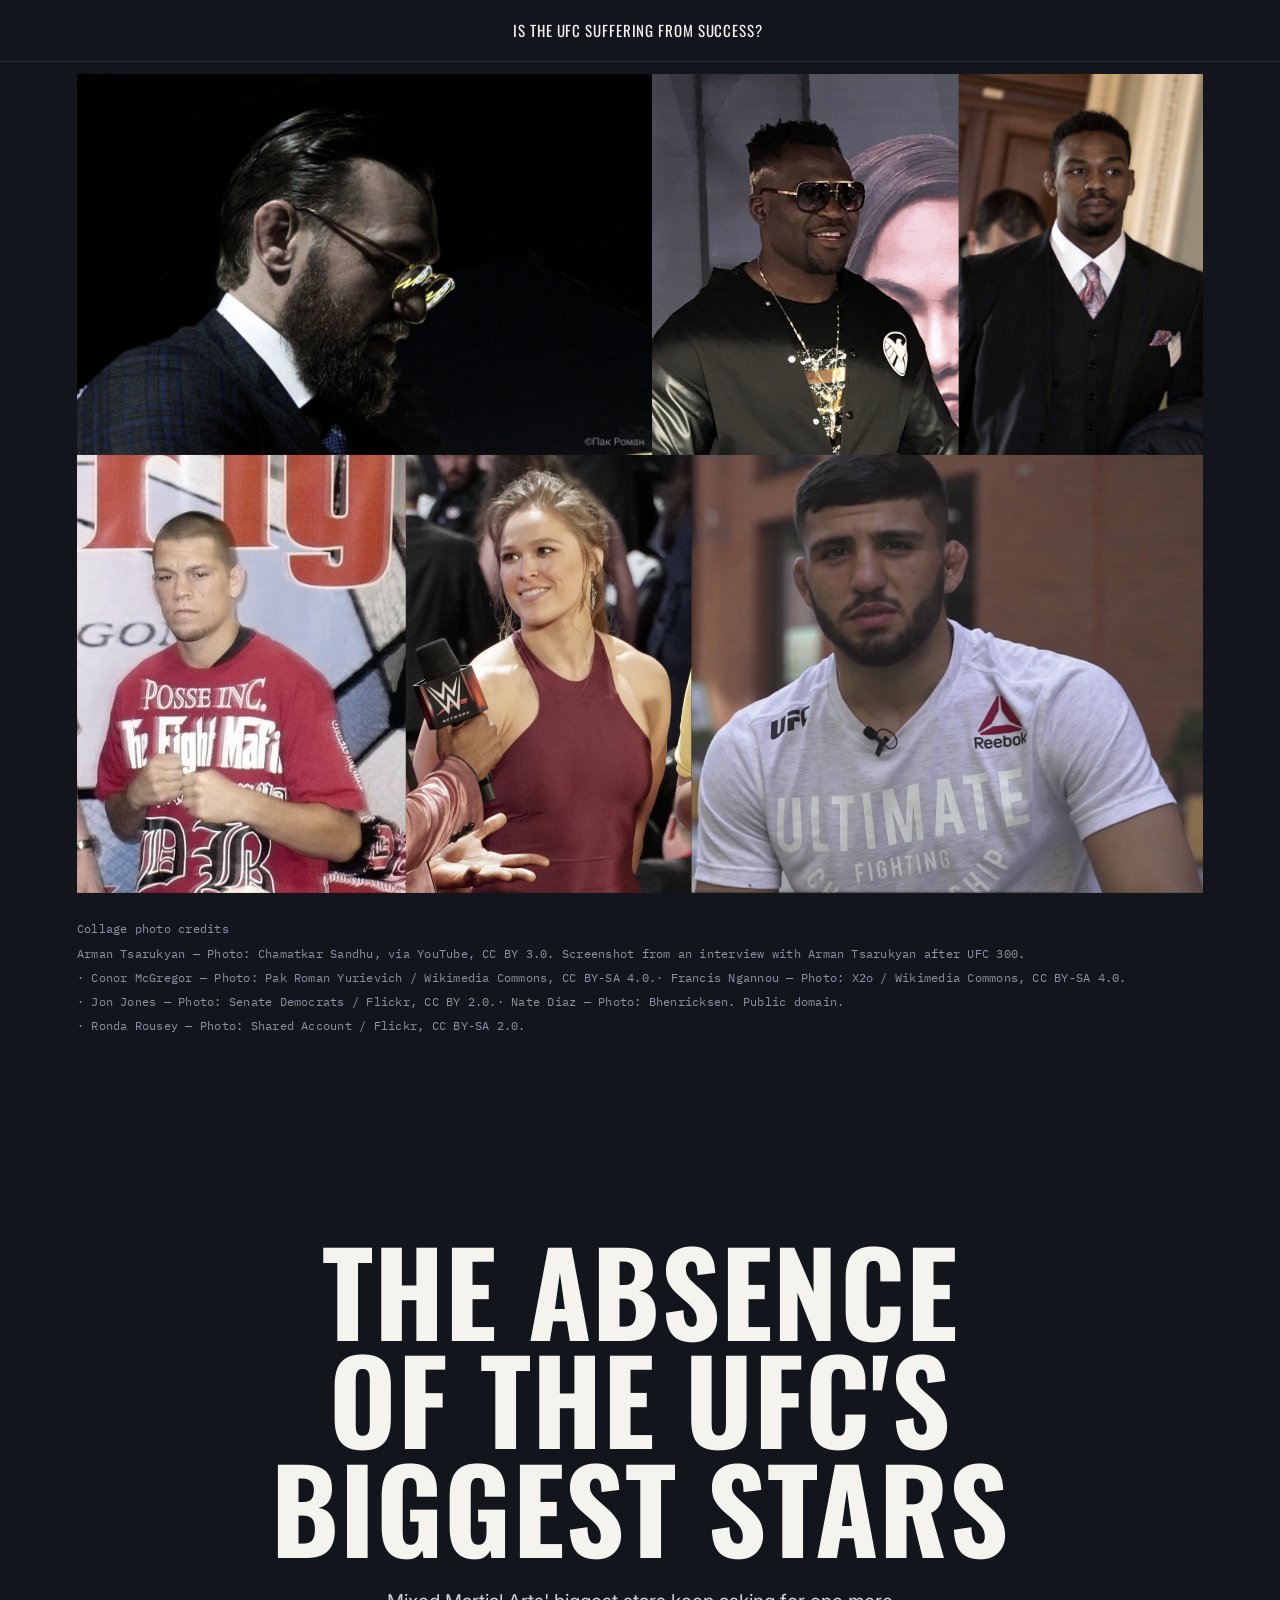
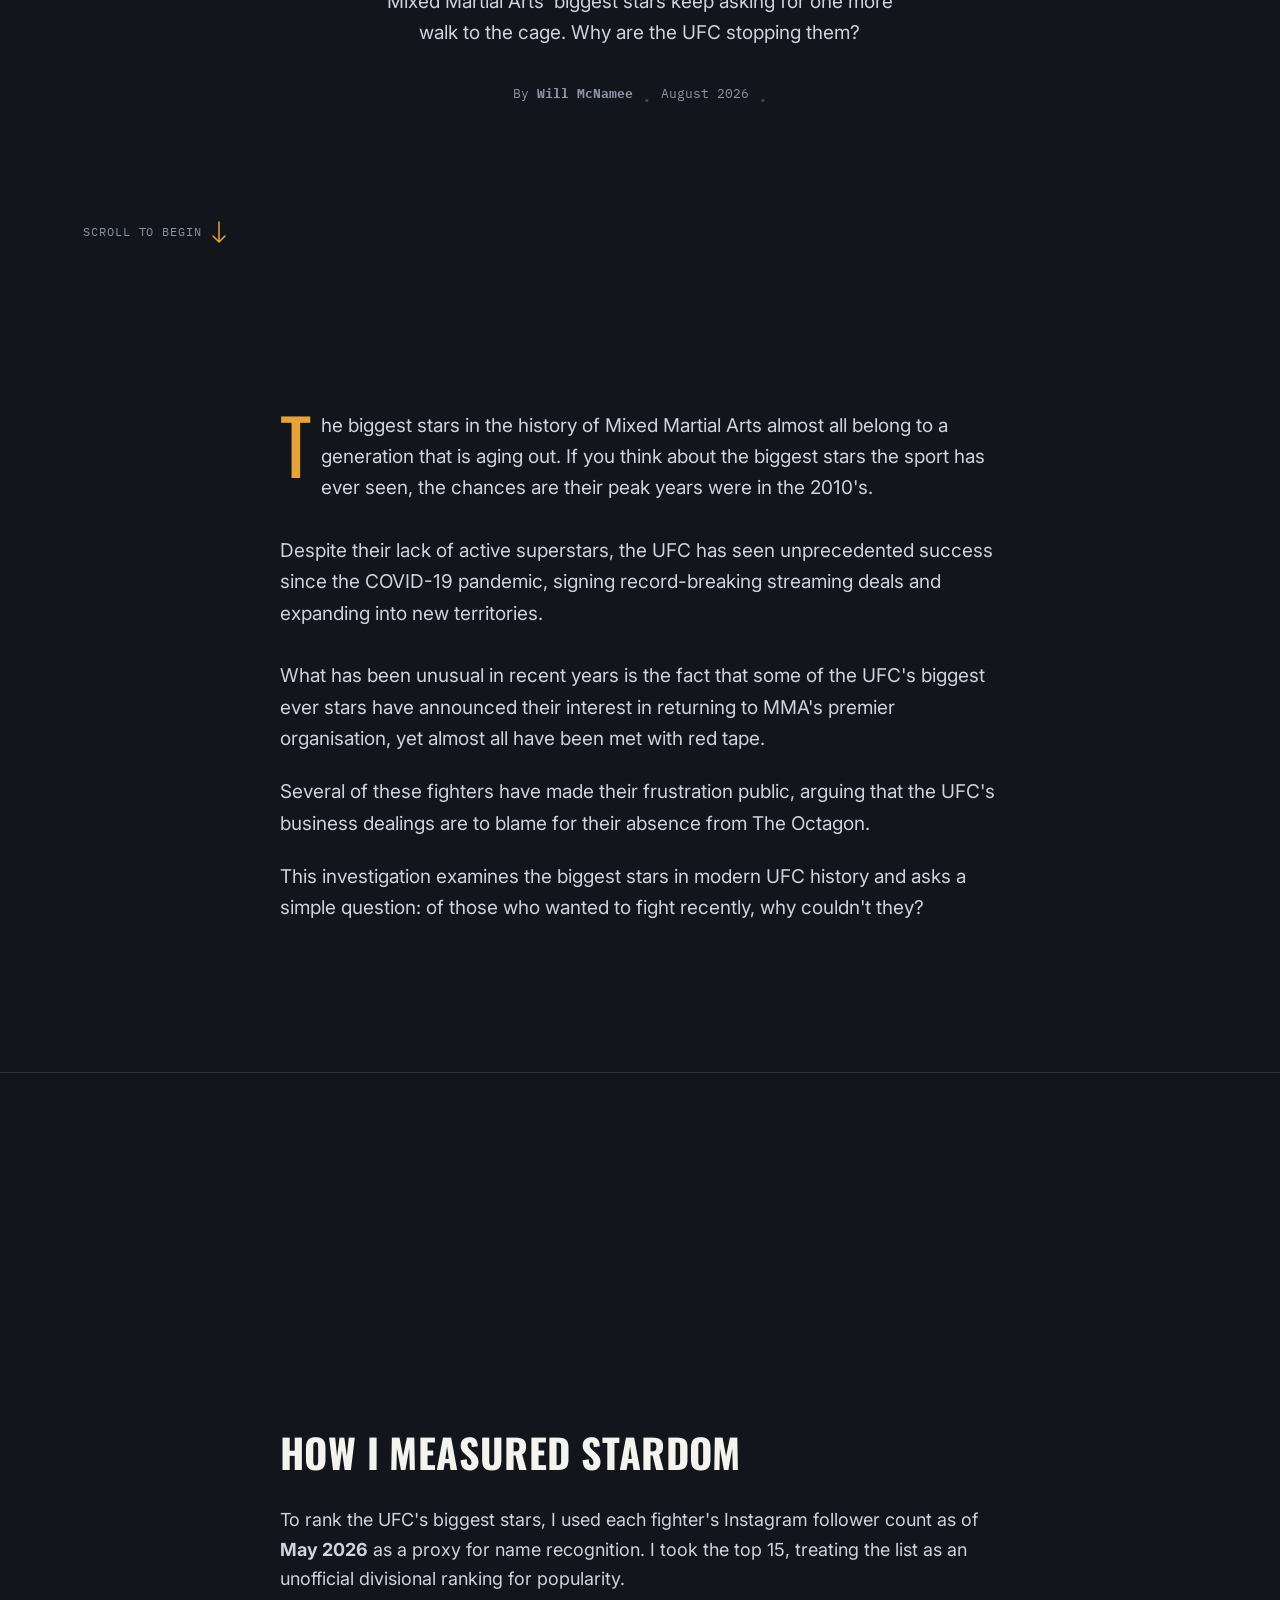
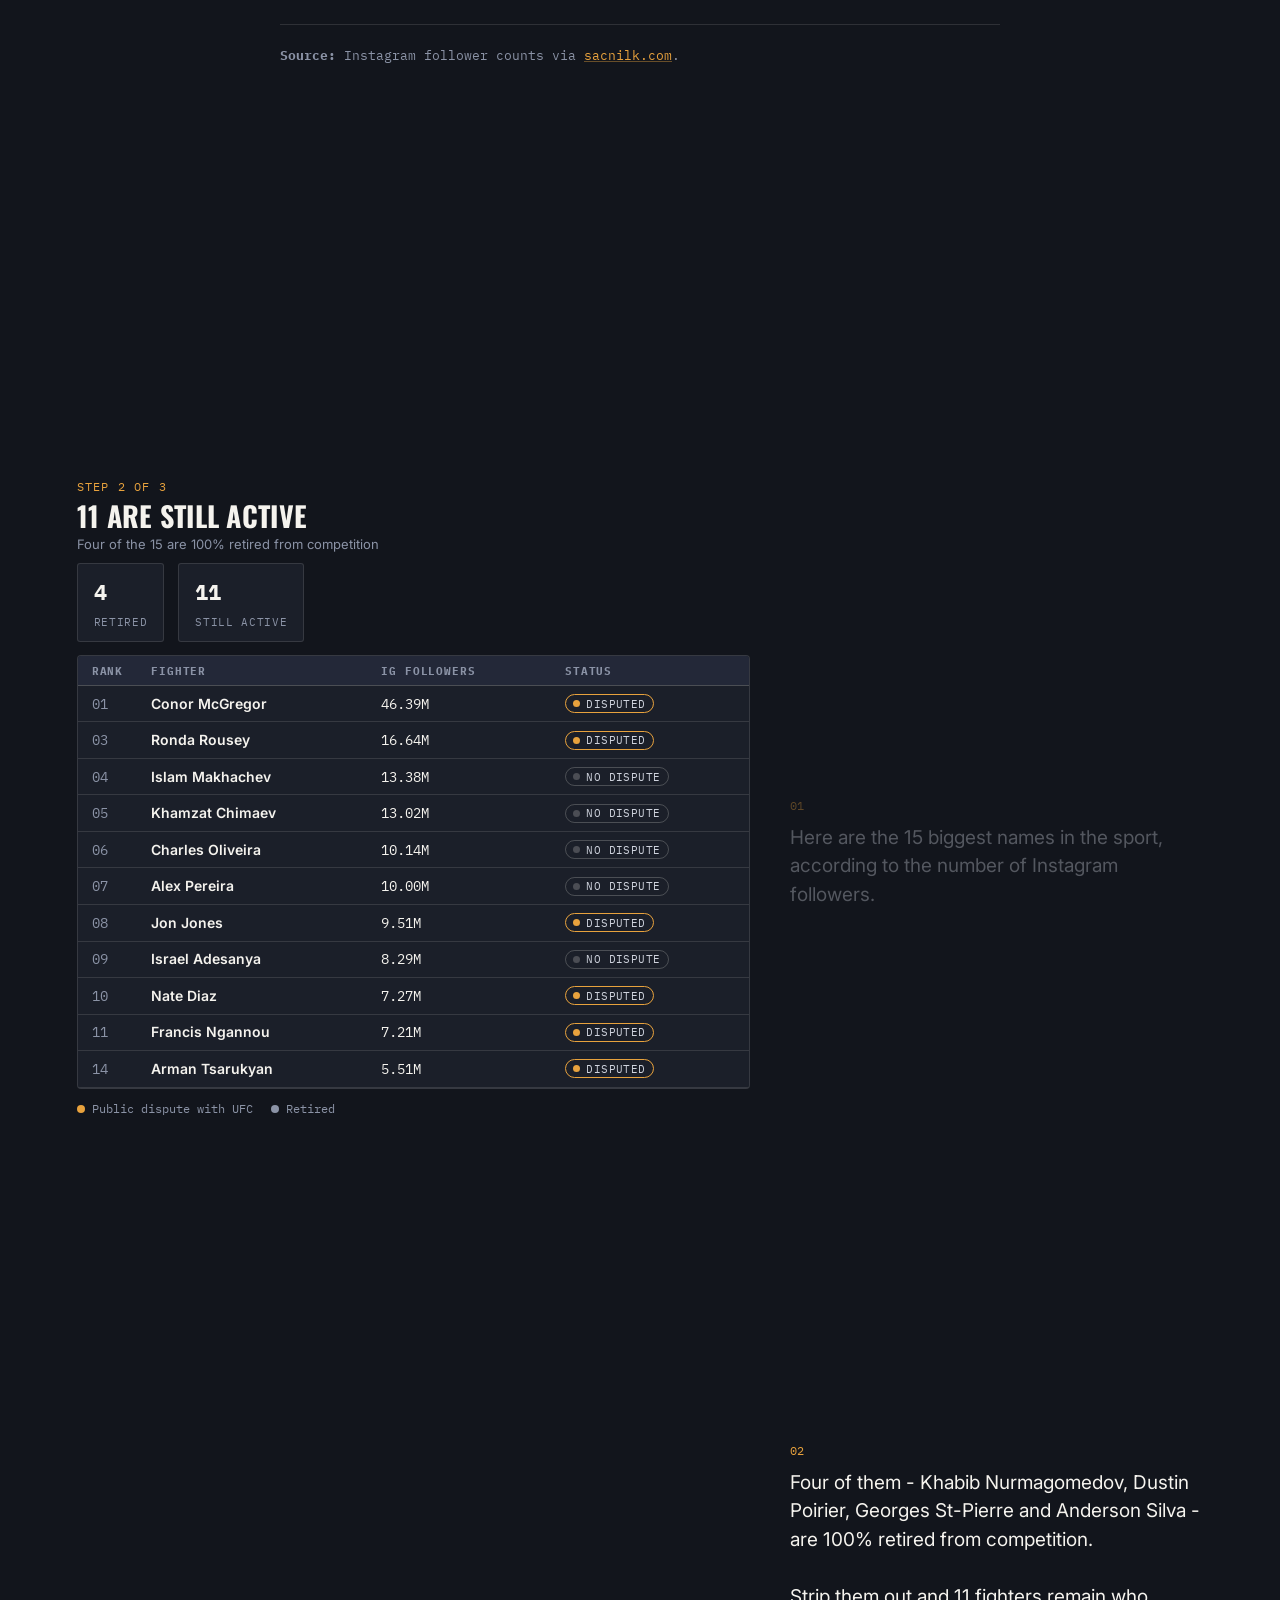
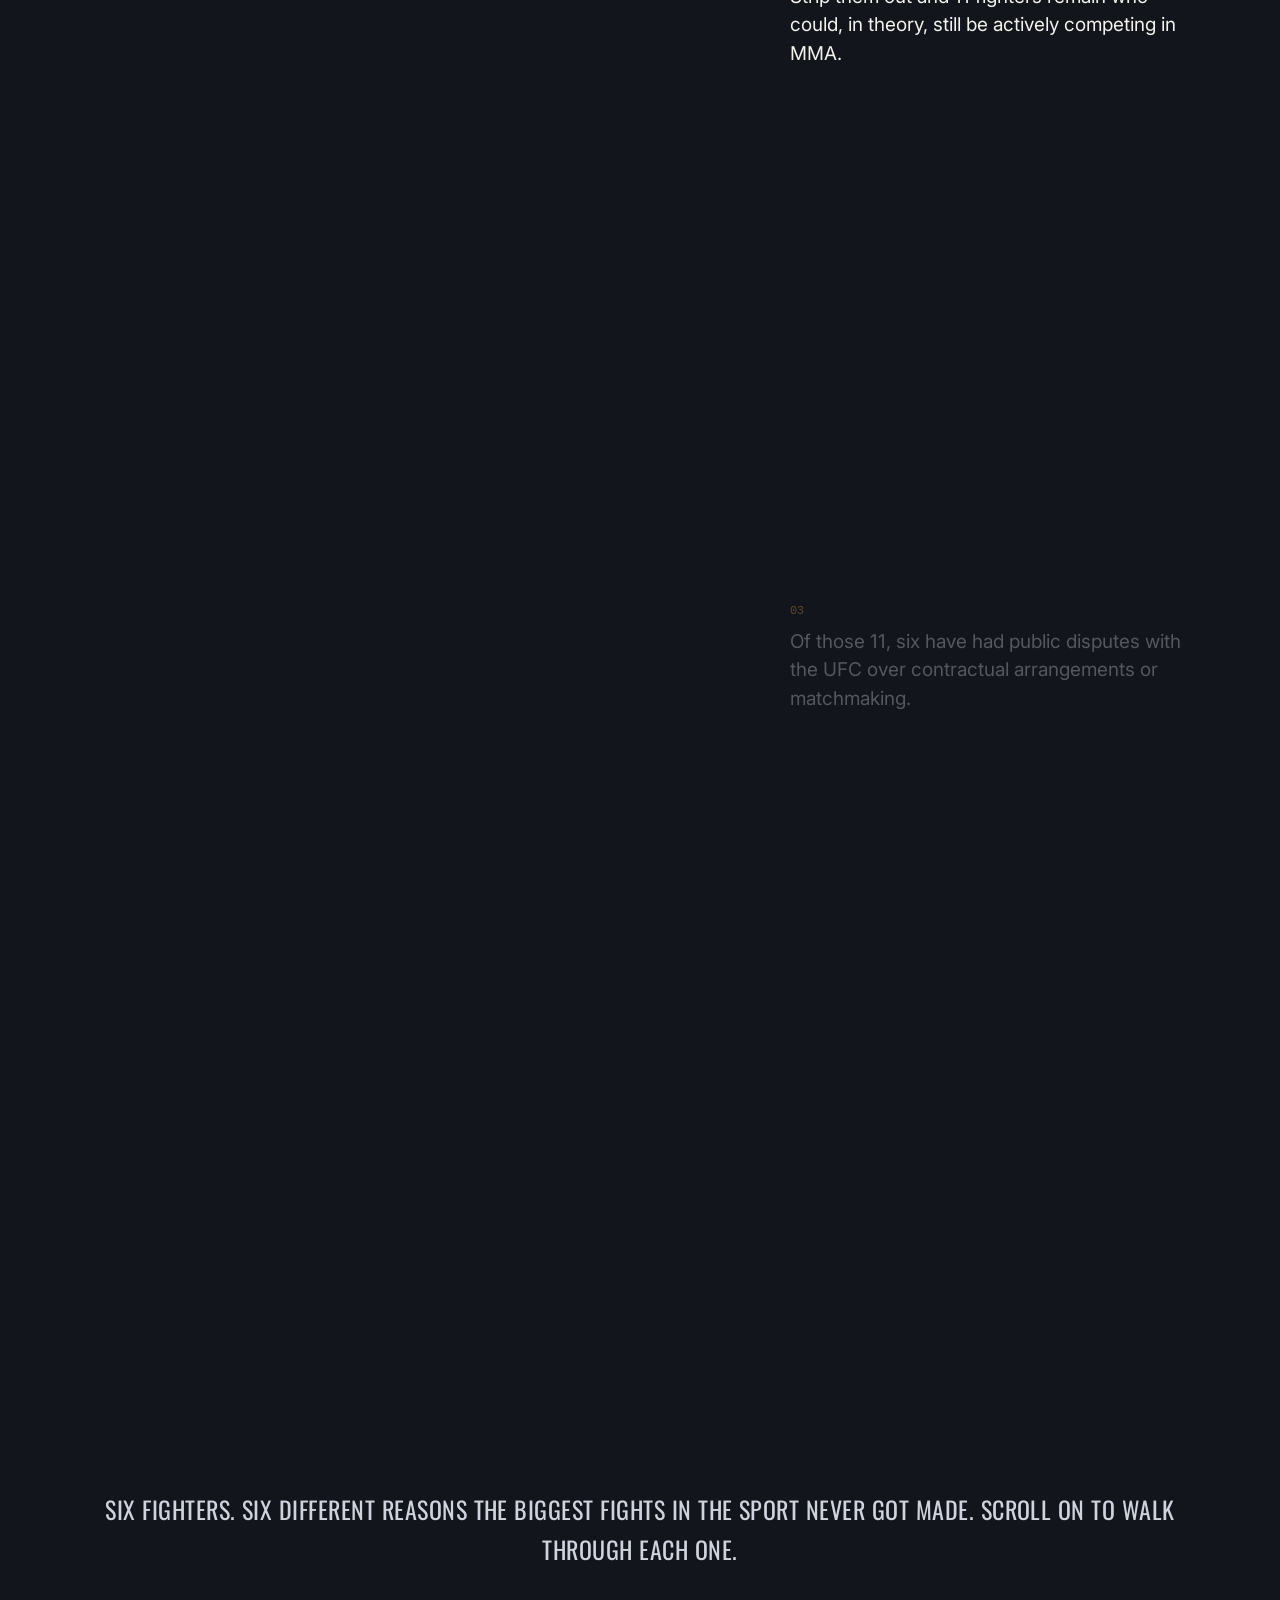
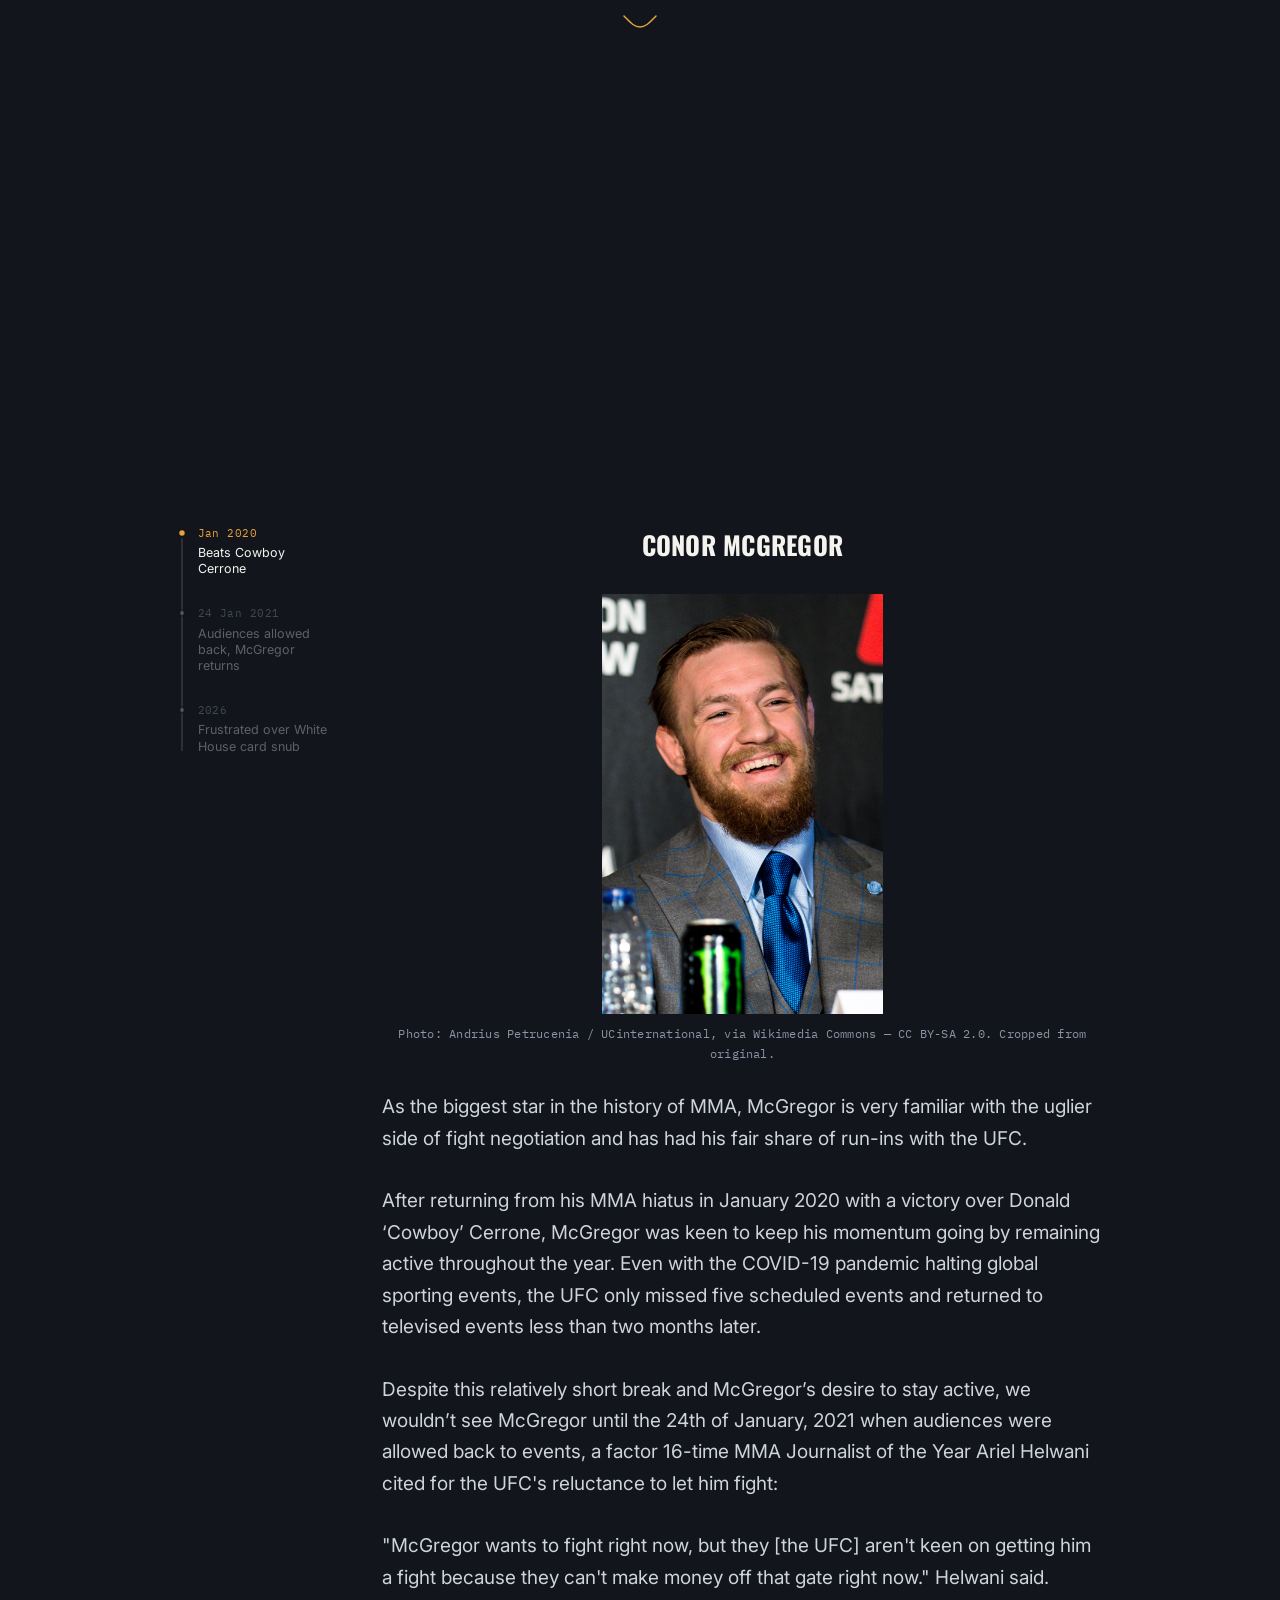
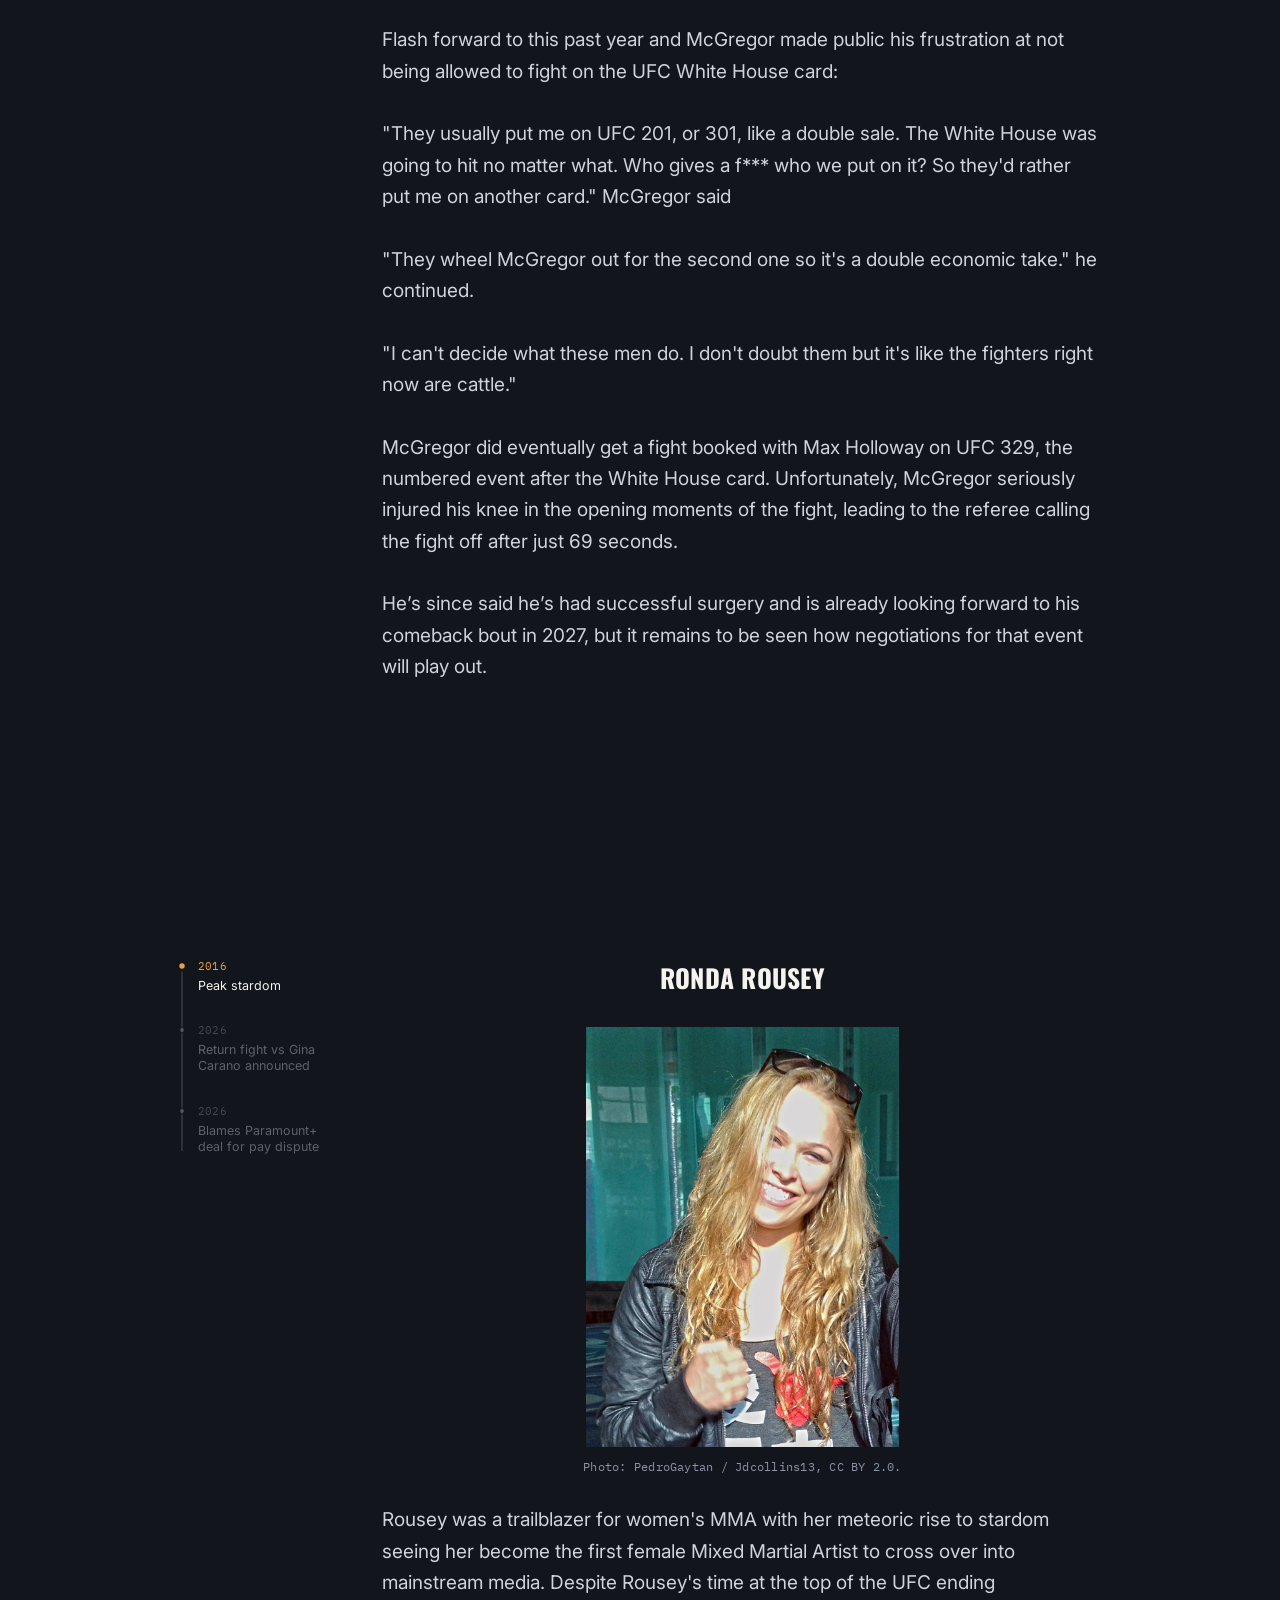
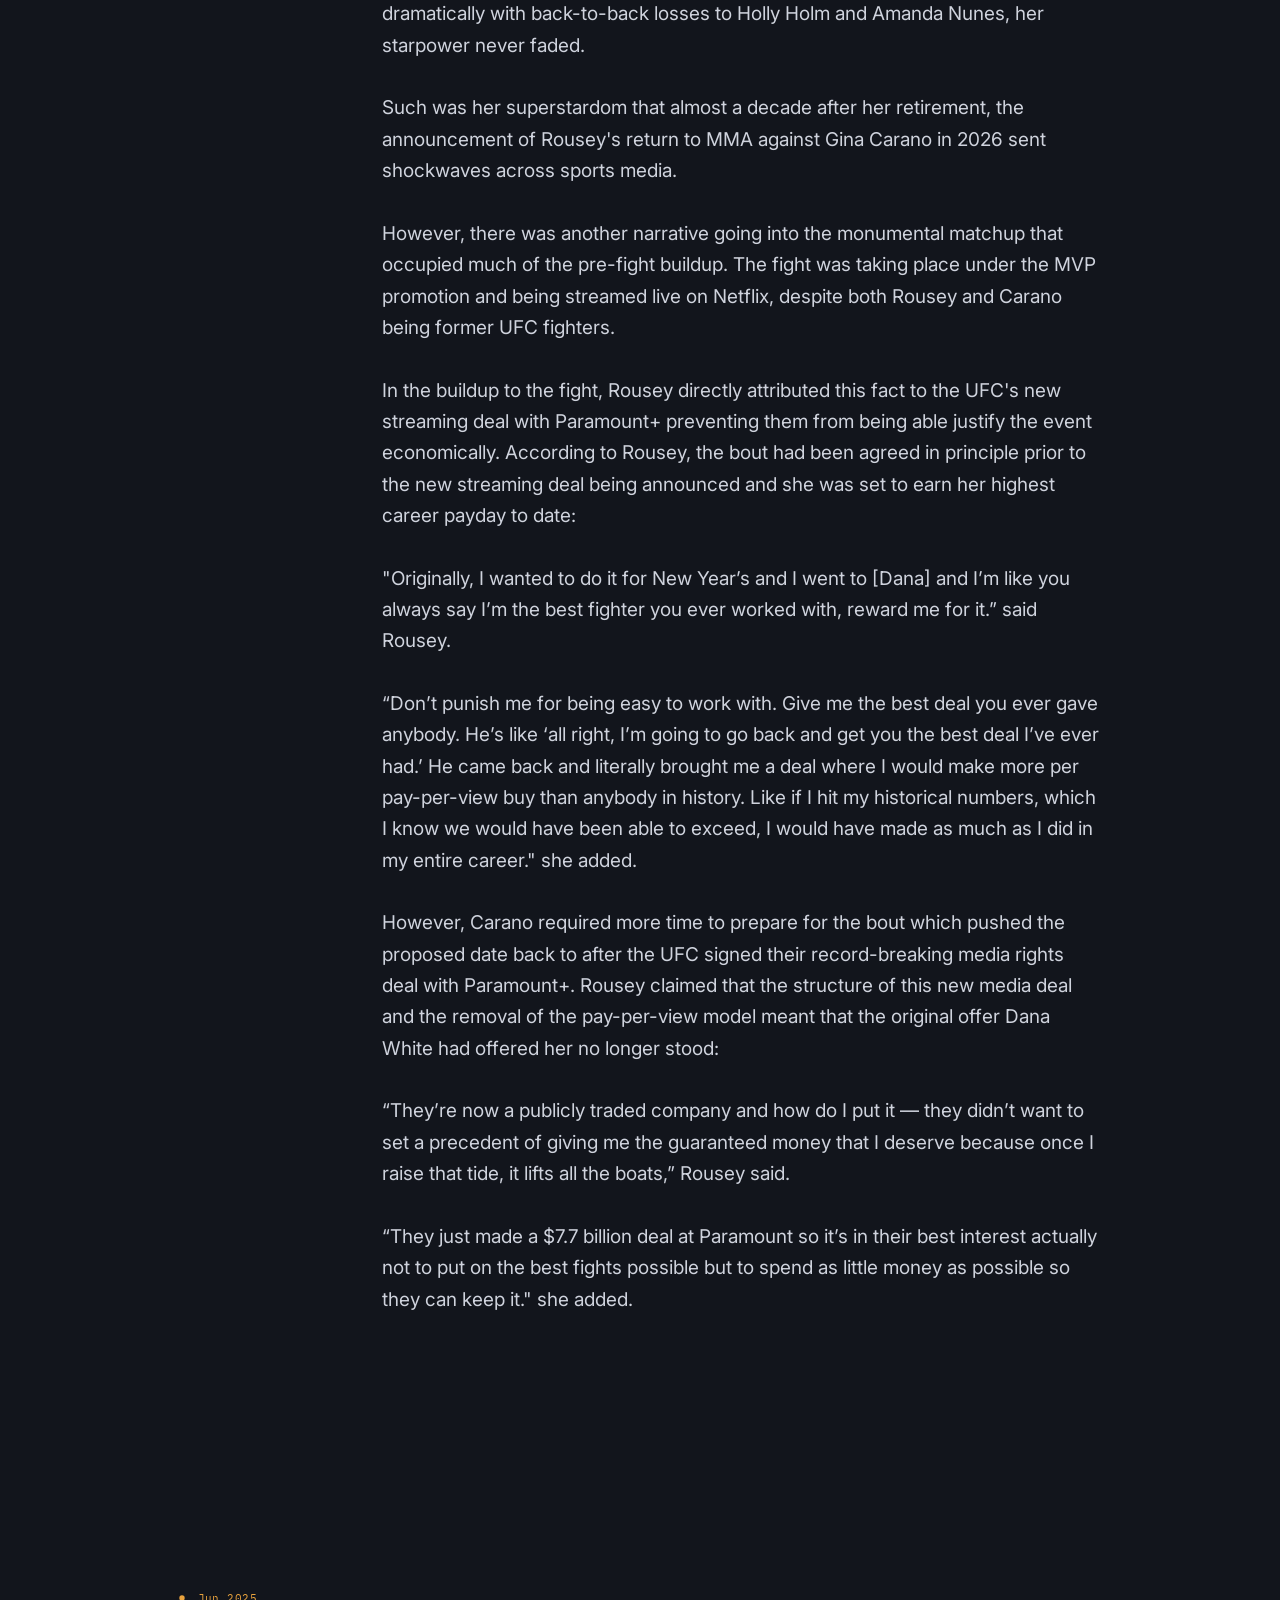
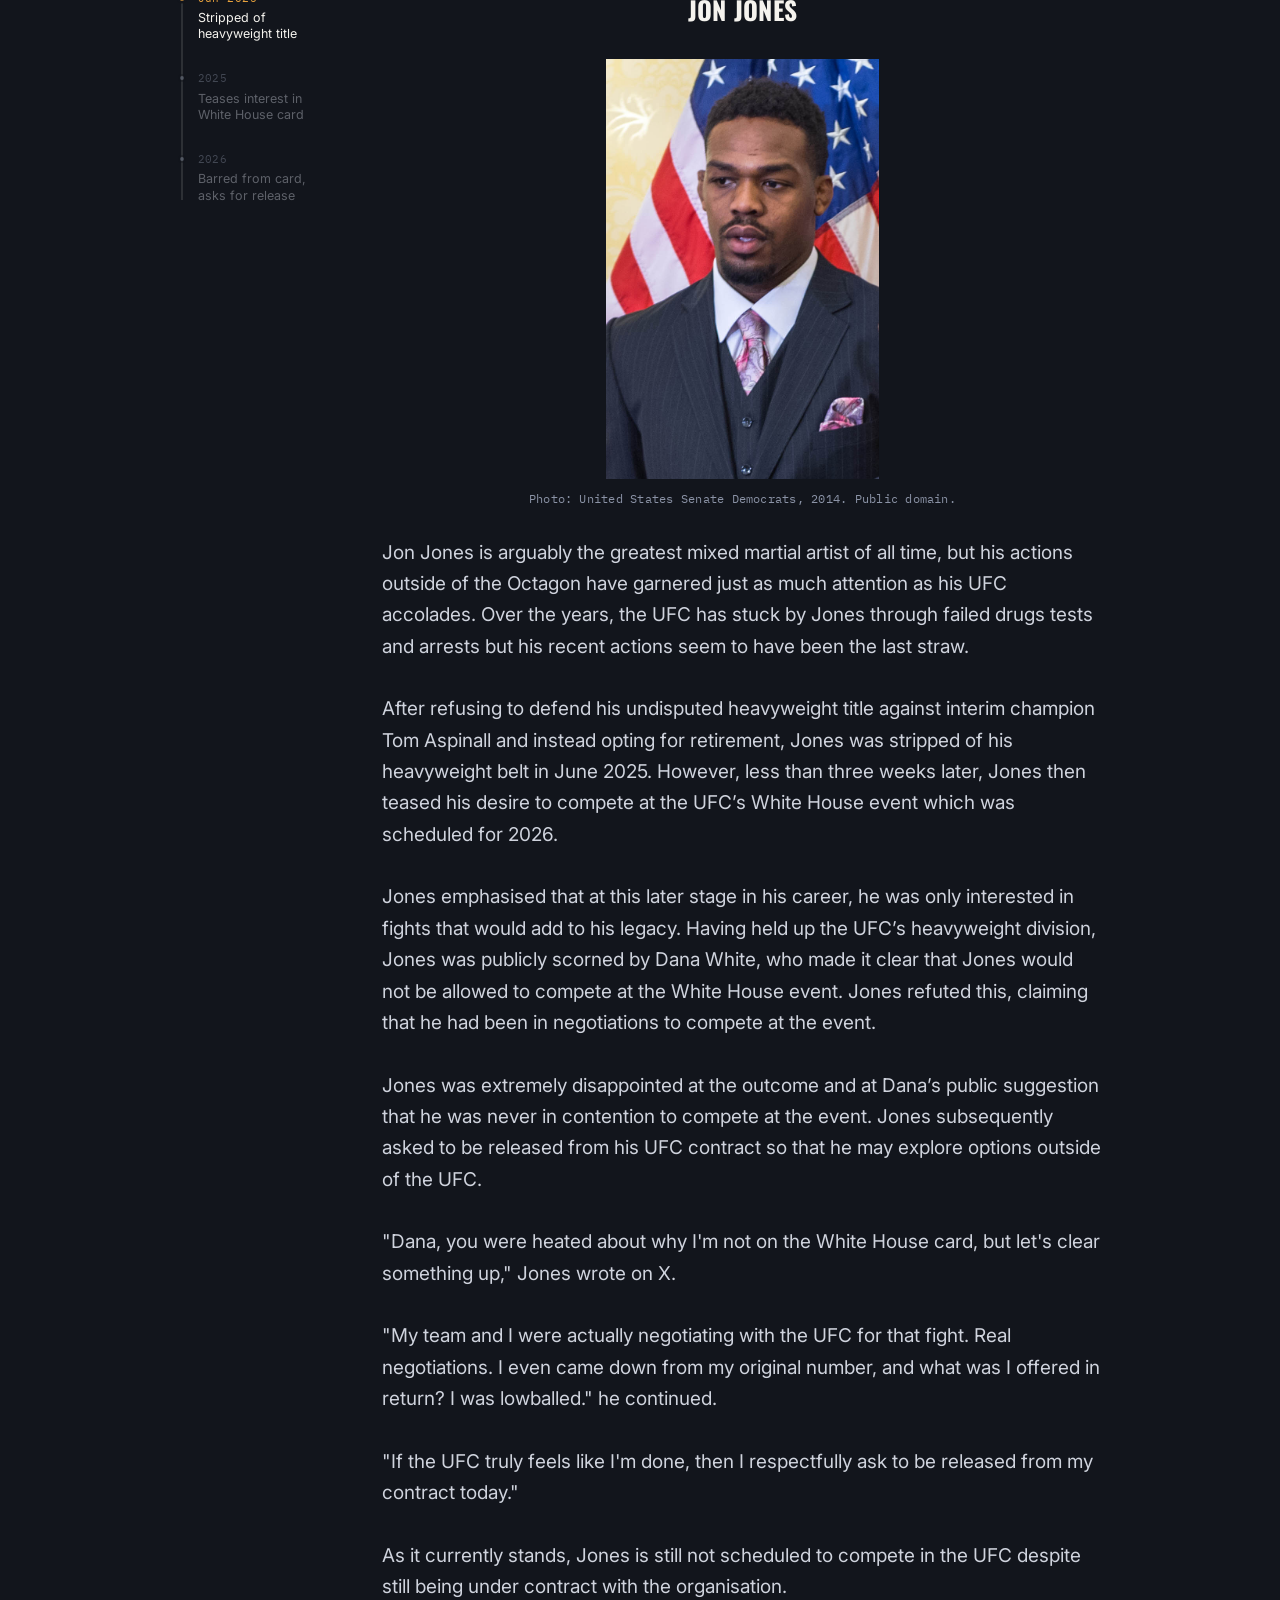
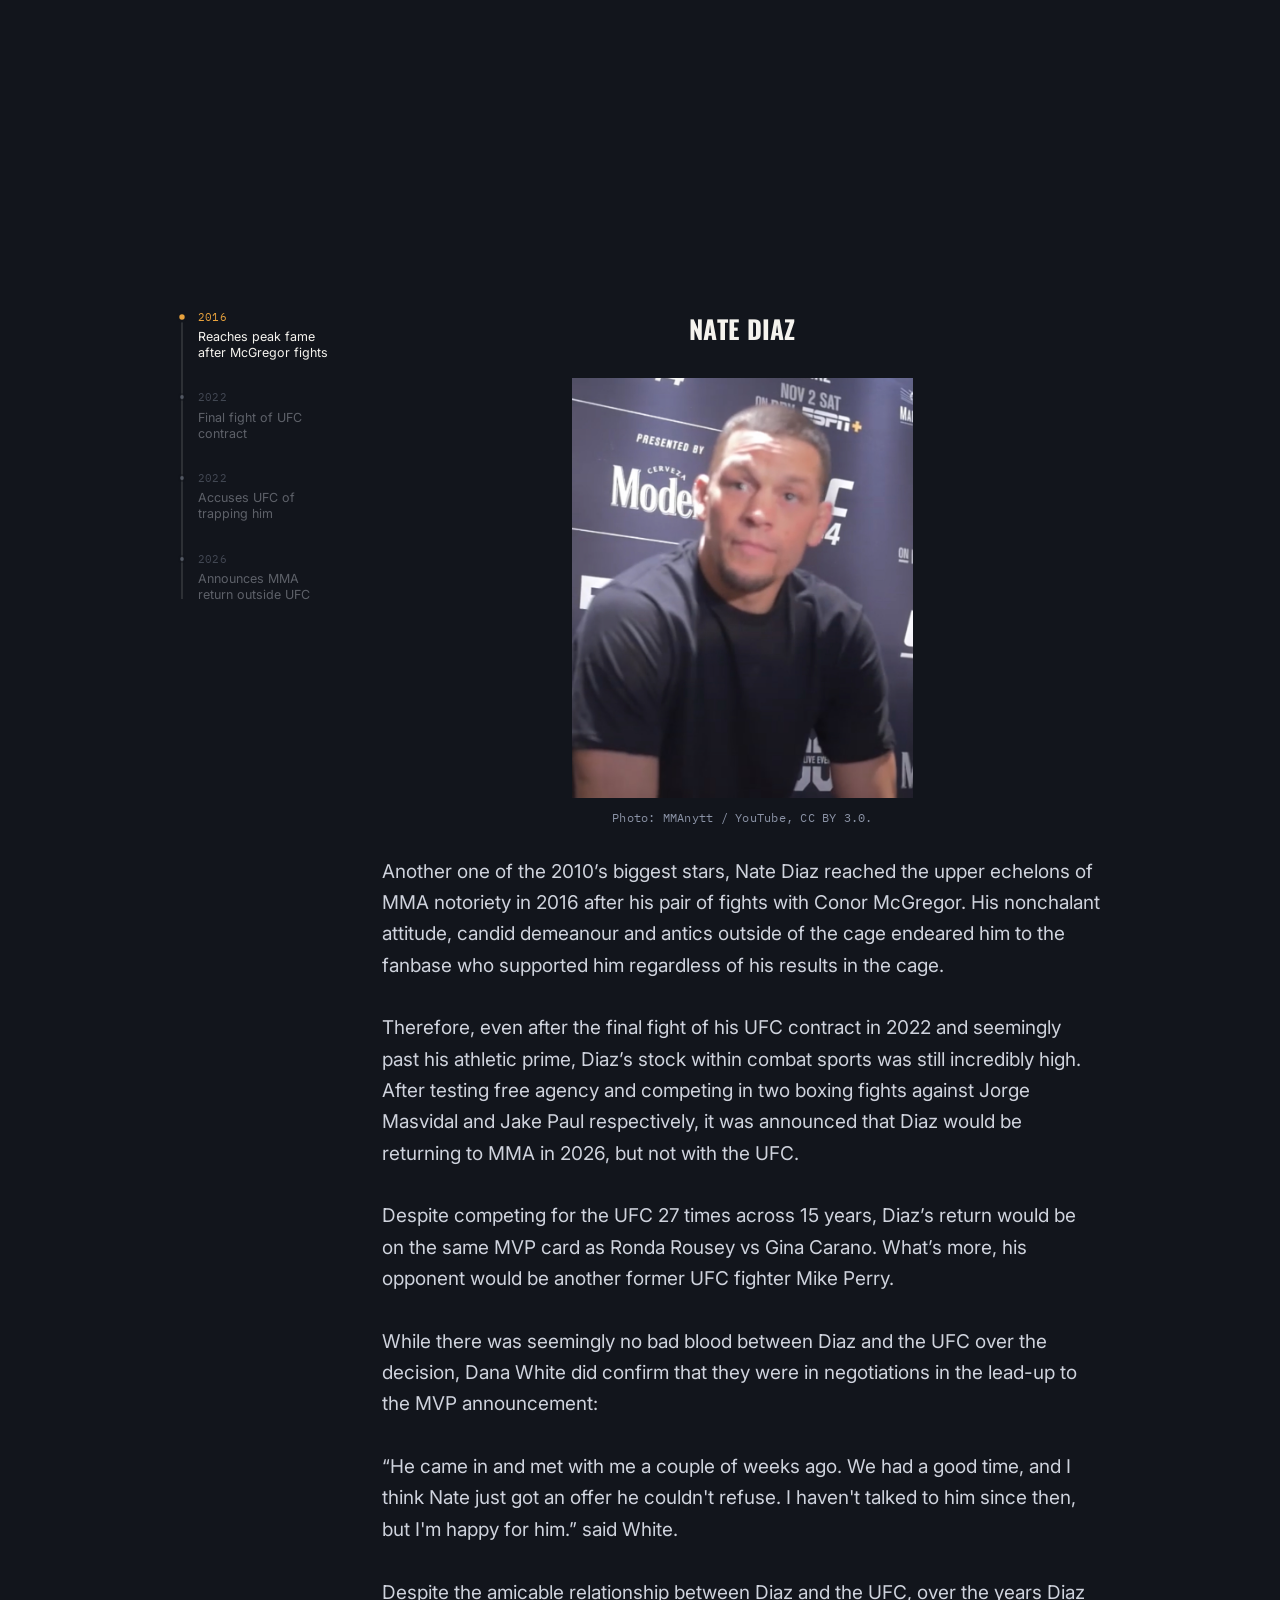
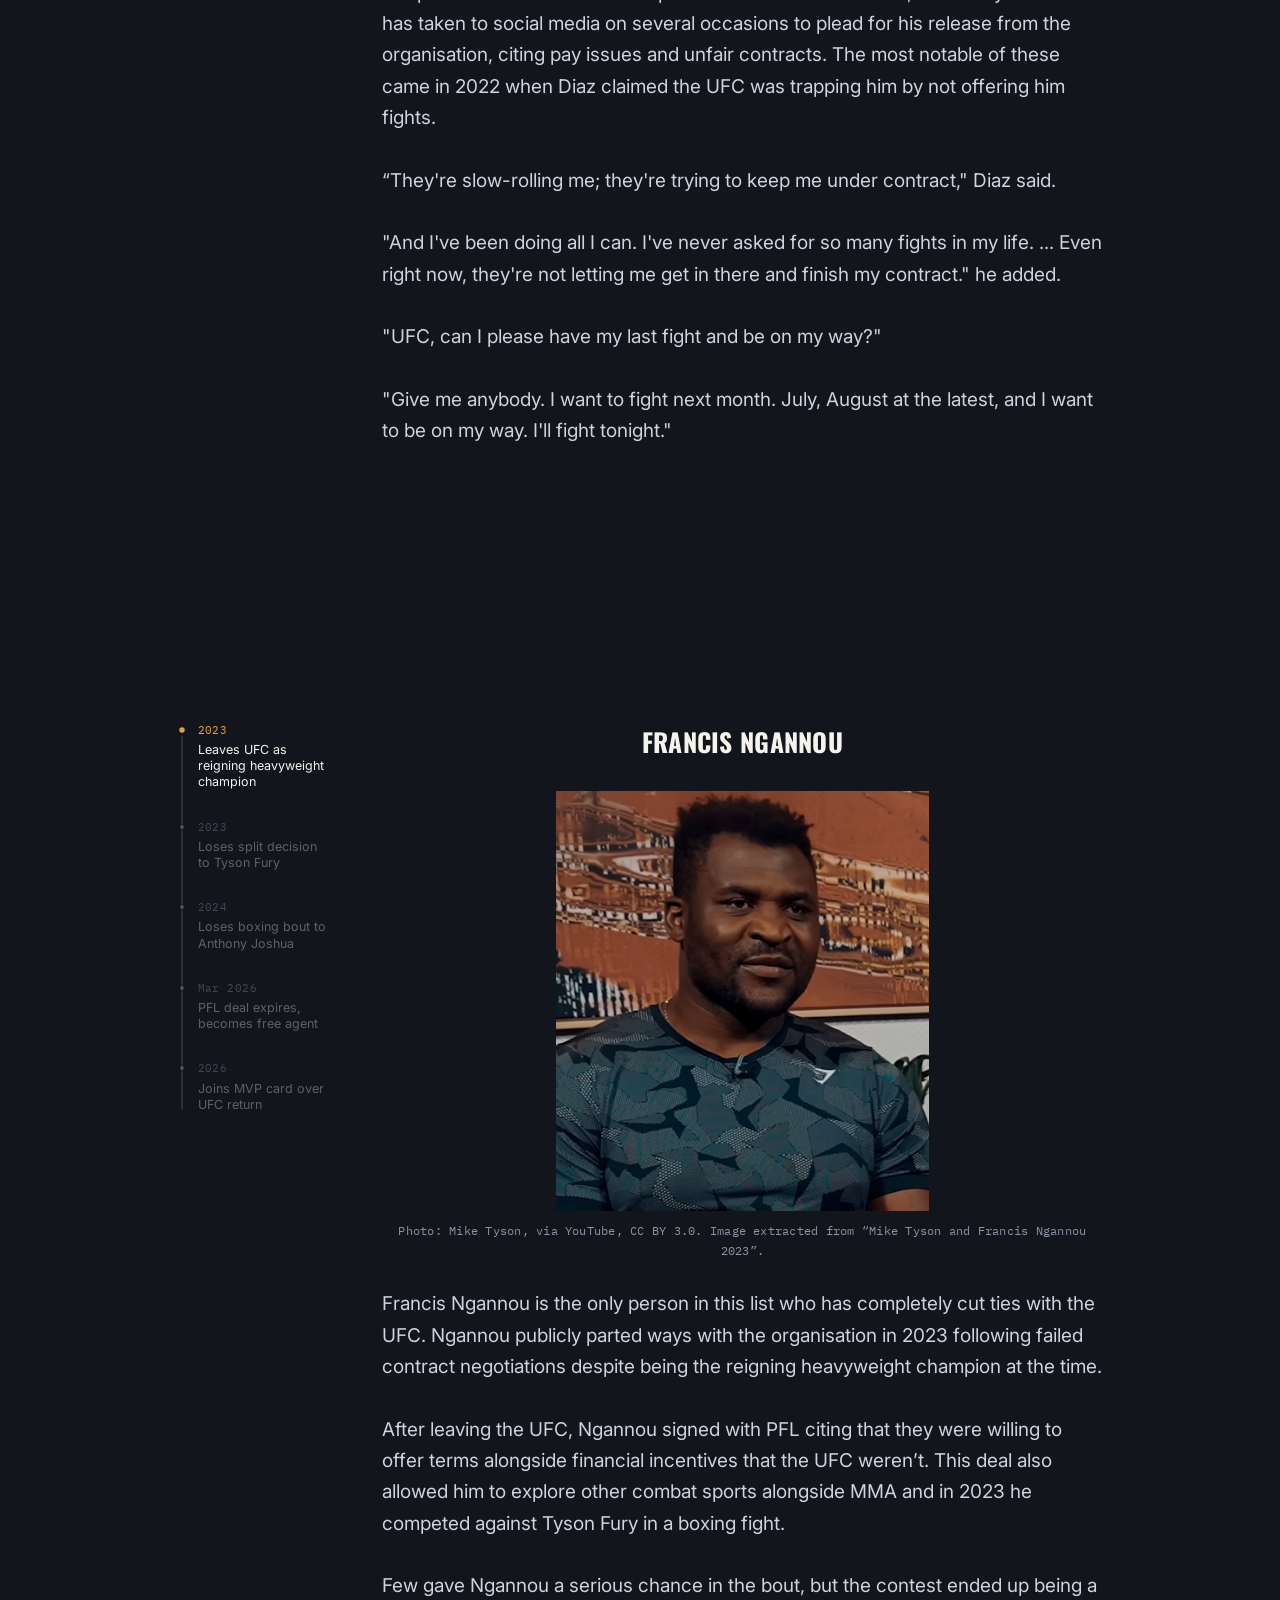
<file: Biggest Fighters/index.html>
<!DOCTYPE html>
<html lang="en">
<head>
<meta charset="UTF-8">
<meta name="viewport" content="width=device-width, initial-scale=1.0">
<title>The Absence of the UFC's Biggest Stars</title>
<meta name="description" content="An investigation into why MMA's biggest stars have failed to fight under the UFC banner.">

<link rel="preconnect" href="https://fonts.googleapis.com">
<link rel="preconnect" href="https://fonts.gstatic.com" crossorigin>
<link href="https://fonts.googleapis.com/css2?family=Oswald:wght@400;500;600;700&family=Inter:wght@400;500;600;700&family=IBM+Plex+Mono:wght@400;500;600&display=swap" rel="stylesheet">

<link rel="stylesheet" href="styles.css">
</head>
<body>

<!-- ============================================================
     MASTHEAD + COLLAGE
     Wrapped together so the collage always fills the rest of the
     first viewport, however tall the masthead bar renders.
============================================================= -->
<div class="firstScreen">
  <header class="masthead">
    <div class="masthead__title">Is the UFC suffering from success?&nbsp;</div>
  </header>

  <section class="collage">
    <svg class="collage__svg" viewBox="0 0 1000 727.02" preserveAspectRatio="xMidYMid meet"
         role="img" aria-label="Collage of six UFC fighters: Conor McGregor, Francis Ngannou, Jon Jones, Nate Diaz, Ronda Rousey and Arman Tsarukyan">
      <image class="collage__img" href="Images_/Collage/Конор_МакГрегор_пресс-конференция_в_Москве.jpg" aria-label="Conor McGregor"
             x="0.00" y="0.00" width="510.44" height="338.20"/>
      <image class="collage__img" href="Images_/Collage/Francis_Ngannou_photo.jpg" aria-label="Francis Ngannou"
             x="510.44" y="0.00" width="272.43" height="338.20"/>
      <image class="collage__img" href="Images_/Collage/Jon_Jones_-_Supporting_Brain_Health_Study.jpg" aria-label="Jon Jones"
             x="782.87" y="0.00" width="217.13" height="338.20"/>
      <image class="collage__img" href="Images_/Collage/Nate_Diaz_2009.jpg" aria-label="Nate Diaz"
             x="0.00" y="338.20" width="291.97" height="388.82"/>
      <image class="collage__img" href="Images_/Collage/Rousey_HOF_2018_(cropped).jpg" aria-label="Ronda Rousey"
             x="291.97" y="338.20" width="253.62" height="388.82"/>
      <image class="collage__img" href="Images_/Collage/Arman_Tsarukyan_2019.jpg" aria-label="Arman Tsarukyan"
             x="545.59" y="338.20" width="454.41" height="388.82"/>
    </svg>
    <div class="collage__mobile">
      <img src="Images_/Collage/Конор_МакГрегор_пресс-конференция_в_Москве.jpg" alt="Conor McGregor" loading="lazy">
      <img src="Images_/Collage/Francis_Ngannou_photo.jpg" alt="Francis Ngannou" loading="lazy">
      <img src="Images_/Collage/Jon_Jones_-_Supporting_Brain_Health_Study.jpg" alt="Jon Jones" loading="lazy">
      <img src="Images_/Collage/Nate_Diaz_2009.jpg" alt="Nate Diaz" loading="lazy">
      <img src="Images_/Collage/Rousey_HOF_2018_(cropped).jpg" alt="Ronda Rousey" loading="lazy">
      <img src="Images_/Collage/Arman_Tsarukyan_2019.jpg" alt="Arman Tsarukyan" loading="lazy">
    </div>
  </section>
</div>

<div class="collageCredits">
  <div class="creditsList">
    <p class="creditsList__title">Collage photo credits</p>
    <ul class="creditsList__items">
      <li>Arman Tsarukyan — Photo: Chamatkar Sandhu, via YouTube, CC BY 3.0. Screenshot from an interview with Arman Tsarukyan after UFC 300.</li>
      <li>Conor McGregor — Photo: Pak Roman Yurievich / Wikimedia Commons, CC BY-SA 4.0.</li>
      <li>Francis Ngannou — Photo: X2o / Wikimedia Commons, CC BY-SA 4.0.</li>
      <li>Jon Jones — Photo: Senate Democrats / Flickr, CC BY 2.0.</li>
      <li>Nate Diaz — Photo: Bhenricksen. Public domain.</li>
      <li>Ronda Rousey — Photo: Shared Account / Flickr, CC BY-SA 2.0.</li>
    </ul>
  </div>
</div>

<!-- ============================================================
     HERO
============================================================= -->
<section class="hero">
  <div class="hero__content">
    <h1 class="hero__headline">The absence<br>of the UFC's<br>biggest stars</h1>
    <p class="hero__deck">
      Mixed Martial Arts' biggest stars keep asking for one more walk to the cage.
      Why are the UFC stopping them?
    </p>
    <div class="hero__byline">
      <span>By <strong>Will McNamee</strong></span>
      <span class="dot">•</span>
      <span>August 2026</span>
      <span class="dot">•</span>
    </div>
  </div>
  <button class="scroll-cue" id="scrollCue" aria-label="Scroll to begin the story">
    <span>Scroll to begin</span>
    <svg width="14" height="22" viewBox="0 0 14 22" fill="none"><path d="M7 1v20M1 15l6 6 6-6" stroke="currentColor" stroke-width="1.5" stroke-linecap="round" stroke-linejoin="round"/></svg>
  </button>
</section>

<!-- ============================================================
     INTRO / LEDE
============================================================= -->
<section class="lede">
  <div class="lede__col reveal">
    <p class="lede__drop">
      <span class="drop-cap">T</span>he biggest stars in the
      history of Mixed Martial Arts almost all belong to a generation
      that is aging out. If you think about the biggest stars the sport has
      ever seen, the chances are their peak years were in the 2010's.

      <br><br>Despite their lack of active superstars, the UFC has seen
      unprecedented success since the COVID-19 pandemic, signing
      record-breaking streaming deals and expanding into new territories.

     <br><br>What has been unusual in recent years is the fact that some of the UFC's
     biggest ever stars have announced their interest in returning to MMA's
     premier organisation, yet almost all have been met with red tape.
    </p>
    <p>
      Several of these fighters have made their frustration public, arguing
      that the UFC's business dealings are to blame for their absence from
      The Octagon.
    </p>
    <p>
      This investigation examines the biggest stars in modern UFC history and asks
      a simple question: of those who wanted to fight recently, why couldn't they?
    </p>
  </div>
</section>

<!-- ============================================================
     METHODOLOGY
============================================================= -->
<section class="outro">
  <div class="outro__col reveal">
    <h2 class="outro__title">How I measured stardom</h2>
    <p>
      To rank the UFC's biggest stars, I used each fighter's Instagram
      follower count as of <strong>May 2026</strong> as a proxy for name recognition.
      I took the top 15, treating the list as an unofficial divisional ranking for
      popularity.
    </p>
    <p class="outro__sources">
      <strong>Source:</strong> Instagram follower counts via
      <a href="https://www.sacnilk.com/news/List_Of_Most_Followed_UFC_on_Instagram"
         target="_blank"
         rel="noopener">sacnilk.com</a>.
    </p>
  </div>
</section>

<!-- ============================================================
     SCROLLYTELLING SECTION 1 — THE LIST (sticky table)
============================================================= -->
<section class="tablestory" id="tablestory">

  <div class="tablestory__sticky">
    <div class="tablestory__stage">

      <div class="stage__header">
        <p class="stage__label" id="stageLabel">Step 1 of 3</p>
        <h2 class="stage__title" id="stageTitle">MMA's 15 biggest stars</h2>
        <p class="stage__sub" id="stageSub">Ranked by Instagram followers, May 2026</p>
      </div>

      <div class="readout" id="readout" aria-live="polite"></div>

      <div class="tableWrap">
        <table class="fightTable" id="fightTable">
          <thead>
            <tr>
              <th class="col-rank">Rank</th>
              <th class="col-name">Fighter</th>
              <th class="col-followers">IG followers</th>
              <th class="col-status">Status</th>
            </tr>
          </thead>
          <tbody id="fightTableBody">
            <!-- rows injected by script.js -->
          </tbody>
        </table>
      </div>

      <div class="legend" id="legend">
        <span class="legend__item"><i class="dot dot--amber"></i> Public dispute with UFC</span>
        <span class="legend__item"><i class="dot dot--muted"></i> Retired</span>
      </div>

    </div>
  </div>

  <!-- scroll-driven step text, runs alongside the sticky stage above -->
  <div class="tablestory__steps">
    <div class="step" data-step="0">
      <p class="step__num">01</p>
      <p class="step__text">Here are the 15 biggest names in the sport, according to the number of Instagram followers.
</p>
    </div>
    <div class="step" data-step="1">
      <p class="step__num">02</p>
      <p class="step__text">Four of them - Khabib Nurmagomedov, Dustin Poirier, Georges St-Pierre and Anderson Silva - 
        are 100% retired from competition. <br><br>
        
        Strip them out and 11 fighters remain who could, in theory, still be actively competing in MMA.</p>
    </div>
    <div class="step" data-step="2">
      <p class="step__num">03</p>
      <p class="step__text">Of those 11, six have had public disputes with the UFC over contractual arrangements or matchmaking.</p>
    </div>

  </div>
</section>

<!-- ============================================================
     BRIDGE
============================================================= -->
<section class="bridge reveal">
  <p>Six fighters. Six different reasons the biggest fights in the sport never got made. Scroll on to walk through each one.</p>
  <svg class="bridge__arrow" width="34" height="14" viewBox="0 0 34 14" fill="none" aria-hidden="true"><path d="M1 1c6 6 10 11 16 11s10-5 16-11" stroke="currentColor" stroke-width="1.5" stroke-linecap="round"/></svg>
</section>


       <!-- McGregor -->
       <section class="fighterChapter lede" id="fighter-conor-mcgregor" data-fighter="Conor McGregor">
          <div class="chapterRail__mobileBar" aria-hidden="true">
            <div class="chapterRail__mobileFill"></div>
          </div>
          <div class="chapterRail" aria-hidden="true">
            <div class="chapterRail__stage">
              <div class="chapterRail__track"><div class="chapterRail__fill"></div></div>
              <ol class="chapterRail__nodes">
                <li class="chapterRail__node" data-node="0">
                  <span class="chapterRail__date">Jan 2020</span>
                  <span class="chapterRail__label">Beats Cowboy Cerrone</span>
                </li>
                <li class="chapterRail__node" data-node="1">
                  <span class="chapterRail__date">24 Jan 2021</span>
                  <span class="chapterRail__label">Audiences allowed back, McGregor returns</span>
                </li>
                <li class="chapterRail__node" data-node="2">
                  <span class="chapterRail__date">2026</span>
                  <span class="chapterRail__label">Frustrated over White House card snub</span>
                </li>
              </ol>
            </div>
          </div>
          <div class="lede__col reveal">
            <H2 class="FighterName">Conor McGregor</H2>
            <img class="fighterImage" src="Images_/Conor_McGregor,_UFC_189_World_Tour_London_(2).jpg" alt="Conor McGregor">
            <p class="photoCredit">Photo: Andrius Petrucenia / UCinternational, via Wikimedia Commons — CC BY-SA 2.0. Cropped from original.</p>
            <p class="lede__drop">
          As the biggest star in the history of MMA, McGregor is very familiar with the uglier 
          side of fight negotiation and has had his fair share of run-ins with the UFC.<br><br>
          After <span class="timelineAnchor" data-node="0">returning from his MMA hiatus in January 2020</span> with a victory over Donald
          ‘Cowboy’ Cerrone, McGregor was keen to keep his momentum going by remaining active 
          throughout the year. Even with the COVID-19 pandemic halting global sporting events, 
          the UFC only missed five scheduled events and returned to televised events less than 
          two months later. <br><br>Despite this relatively short break and McGregor’s desire to stay 
          active, we wouldn’t see McGregor until <span class="timelineAnchor" data-node="1">the 24th of January, 2021</span> when audiences were
          allowed back to events, a factor 16-time MMA Journalist of the Year Ariel Helwani
          cited for the UFC's reluctance to let him fight:<br><br> "McGregor wants to fight right now, 
          but they [the UFC] aren't keen on getting him a fight because they can't make money 
          off that gate right now." Helwani said.<br><br>
          Flash forward to this past year and McGregor <span class="timelineAnchor" data-node="2">made public his frustration at not being
          allowed to fight on the UFC White House card</span>:<br><br> "They usually put me on UFC 201, or 301, 
          like a double sale. The White House was going to hit no matter what. Who gives a f*** who we put on it? So they'd rather put me on another card." McGregor said<br><br>
          "They wheel McGregor out for the second one so it's a double economic take." he continued.<br><br>
          "I can't decide what these men do. I don't doubt them but it's like the fighters right
          now are cattle."

          <br><br>McGregor did eventually get a fight booked with Max Holloway on UFC 329, the numbered event after the 
          White House card. Unfortunately, McGregor seriously injured his knee in the opening moments of the fight, 
          leading to the referee calling the fight off after just 69 seconds. 
          
          <br><br>He’s since said he’s had successful surgery and is already looking forward to his comeback 
          bout in 2027, but it remains to be seen how negotiations for that event will play out.

        </p>
      </div>
    </section>

    
      <!-- Rousey -->
        <section class="fighterChapter lede" id="fighter-ronda-rousey" data-fighter="Ronda Rousey">
          <div class="chapterRail__mobileBar" aria-hidden="true">
            <div class="chapterRail__mobileFill"></div>
          </div>
          <div class="chapterRail" aria-hidden="true">
            <div class="chapterRail__stage">
              <div class="chapterRail__track"><div class="chapterRail__fill"></div></div>
              <ol class="chapterRail__nodes">
                <li class="chapterRail__node" data-node="0">
                  <span class="chapterRail__date">2016</span>
                  <span class="chapterRail__label">Peak stardom</span>
                </li>
                <li class="chapterRail__node" data-node="1">
                  <span class="chapterRail__date">2026</span>
                  <span class="chapterRail__label">Return fight vs Gina Carano announced</span>
                </li>
                <li class="chapterRail__node" data-node="2">
                  <span class="chapterRail__date">2026</span>
                  <span class="chapterRail__label">Blames Paramount+ deal for pay dispute</span>
                </li>
              </ol>
            </div>
          </div>
          <div class="lede__col reveal">
            <H2 class="FighterName">Ronda Rousey</H2>
            <img class="fighterImage" src="Images_/Ronda_Rousey_retouch.jpg" alt="Ronda Rousey">
            <p class="photoCredit">Photo: PedroGaytan / Jdcollins13, CC BY 2.0.</p>
            <p class="lede__drop">
          Rousey was a trailblazer for women's MMA with <span class="timelineAnchor" data-node="0">her meteoric rise to stardom</span> seeing
          her become the first female Mixed Martial Artist to cross over into mainstream media. Despite
          Rousey's time at the top of the UFC ending dramatically with back-to-back losses to
          Holly Holm and Amanda Nunes, her starpower never faded.<br><br> Such was her superstardom
          that almost a decade after her retirement, <span class="timelineAnchor" data-node="1">the announcement of Rousey's return to MMA
          against Gina Carano in 2026</span> sent shockwaves across sports media.<br><br> However, there was
          another narrative going into the monumental matchup that occupied much of the pre-fight
          buildup. The fight was taking place under the MVP promotion and being streamed live on
          Netflix, despite both Rousey and Carano being former UFC fighters.<br><br> In the buildup to the
          fight, Rousey <span class="timelineAnchor" data-node="2">directly attributed this fact to the UFC's new streaming deal with
          Paramount+ preventing them from being able justify the event economically</span>. According to 
          Rousey, the bout had been agreed in principle prior to the new streaming deal being 
          announced and she was set to earn her highest career payday to date:<br><br> "Originally, I 
          wanted to do it for New Year’s and I went to [Dana] and I’m like you always say I’m the 
          best fighter you ever worked with, reward me for it.” said Rousey. 
          
          <br><br>“Don’t punish me for 
          being easy to work with. Give me the best deal you ever gave anybody. He’s like ‘all 
          right, I’m going to go back and get you the best deal I’ve ever had.’ He came back and 
          literally brought me a deal where I would make more per pay-per-view buy than anybody in 
          history. Like if I hit my historical numbers, which I know we would have been able to 
          exceed, I would have made as much as I did in my entire career." she added.<br><br> However, Carano required 
          more time to prepare for the bout which pushed the proposed date back to after the UFC 
          signed their record-breaking media rights deal with Paramount+. Rousey claimed that the 
          structure of this new media deal and the removal of the pay-per-view model meant that the 
          original offer Dana White had offered her no longer stood:<br><br>
          “They’re now a publicly traded company and how do I put it — they didn’t want to set a 
          precedent of giving me the guaranteed money that I deserve because once I raise that tide, 
          it lifts all the boats,” Rousey said. 
          
          <br><br>“They just made a $7.7 billion deal at Paramount so 
          it’s in their best interest actually not to put on the best fights possible but to spend as 
          little money as possible so they can keep it." she added.

        </p>
      </div>
    </section>


      <!-- Jones -->
        <section class="fighterChapter lede" id="fighter-jon-jones" data-fighter="Jon Jones">
          <div class="chapterRail__mobileBar" aria-hidden="true">
            <div class="chapterRail__mobileFill"></div>
          </div>
          <div class="chapterRail" aria-hidden="true">
            <div class="chapterRail__stage">
              <div class="chapterRail__track"><div class="chapterRail__fill"></div></div>
              <ol class="chapterRail__nodes">
                <li class="chapterRail__node" data-node="0">
                  <span class="chapterRail__date">Jun 2025</span>
                  <span class="chapterRail__label">Stripped of heavyweight title</span>
                </li>
                <li class="chapterRail__node" data-node="1">
                  <span class="chapterRail__date">2025</span>
                  <span class="chapterRail__label">Teases interest in White House card</span>
                </li>
                <li class="chapterRail__node" data-node="2">
                  <span class="chapterRail__date">2026</span>
                  <span class="chapterRail__label">Barred from card, asks for release</span>
                </li>
              </ol>
            </div>
          </div>
          <div class="lede__col reveal">
            <H2 class="FighterName">Jon Jones</H2>
            <img class="fighterImage" src="Images_/Jon_Jones_in_2014_(cropped).jpg" alt="Jon Jones">
            <p class="photoCredit">Photo: United States Senate Democrats, 2014. Public domain.</p>
            <p class="lede__drop">
            Jon Jones is arguably the greatest mixed martial artist of all time, but his actions outside of the
            Octagon have garnered just as much attention as his UFC accolades. Over the years, the UFC has stuck by Jones 
            through failed drugs tests and arrests but his recent actions seem to have been the last straw.
            
            <br><br>After refusing to defend his undisputed heavyweight title against interim champion Tom Aspinall and instead
            opting for retirement, <span class="timelineAnchor" data-node="0">Jones was stripped of his heavyweight belt in June 2025</span>. However, <span class="timelineAnchor" data-node="1">less than three
            weeks later, Jones then teased his desire to compete at the UFC’s White House event</span> which was scheduled
            for 2026. 
            
            <br><br>Jones emphasised that at this later stage in his career, he was only interested in fights that
            would add to his legacy. Having held up the UFC’s heavyweight division, Jones was publicly scorned by Dana White, who made it clear that
            Jones would not be allowed to compete at the White House event. Jones refuted this, claiming that he had been
            in negotiations to compete at the event. 
            
            <br><br>Jones was extremely disappointed at the outcome and at Dana’s public suggestion that he was never in contention to compete at the event. Jones subsequently asked to
            be released from his UFC contract so that he may explore options outside of the UFC.<br><br>

            "<span class="timelineAnchor" data-node="2">Dana, you were heated about why I'm not on the White House card, but let's clear something up,</span>" Jones
            wrote on X. 
            
            <br><br>"My team and I were actually negotiating with the UFC for that fight. Real negotiations. I
            even came down from my original number, and what was I offered in return? I was lowballed." he continued.<br><br>

            "If the UFC truly feels like I'm done, then I respectfully ask to be released from my contract today."<br><br>

            As it currently stands, Jones is still not scheduled to compete in the UFC despite still being under
            contract with the organisation.<br><br>



        </p>
      </div>
    </section>

      <!-- Diaz -->
        <section class="fighterChapter lede" id="fighter-nate-diaz" data-fighter="Nate Diaz">
          <div class="chapterRail__mobileBar" aria-hidden="true">
            <div class="chapterRail__mobileFill"></div>
          </div>
          <div class="chapterRail" aria-hidden="true">
            <div class="chapterRail__stage">
              <div class="chapterRail__track"><div class="chapterRail__fill"></div></div>
              <ol class="chapterRail__nodes">
                <li class="chapterRail__node" data-node="0">
                  <span class="chapterRail__date">2016</span>
                  <span class="chapterRail__label">Reaches peak fame after McGregor fights</span>
                </li>
                <li class="chapterRail__node" data-node="1">
                  <span class="chapterRail__date">2022</span>
                  <span class="chapterRail__label">Final fight of UFC contract</span>
                </li>
                <li class="chapterRail__node" data-node="2">
                  <span class="chapterRail__date">2022</span>
                  <span class="chapterRail__label">Accuses UFC of trapping him</span>
                </li>
                <li class="chapterRail__node" data-node="3">
                  <span class="chapterRail__date">2026</span>
                  <span class="chapterRail__label">Announces MMA return outside UFC</span>
                </li>
              </ol>
            </div>
          </div>
          <div class="lede__col reveal">
            <H2 class="FighterName">Nate Diaz</H2>
            <img class="fighterImage" src="Images_/Nate_Diaz_Oct_2019.jpg" alt="Nate Diaz">
            <p class="photoCredit">Photo: MMAnytt / YouTube, CC BY 3.0.</p>
            <p class="lede__drop">
            Another one of the 2010’s biggest stars, Nate Diaz reached the upper echelons of MMA notoriety
             <span class="timelineAnchor" data-node="0">in 2016 after his pair of fights with Conor McGregor</span>. His nonchalant
              attitude, candid demeanour and antics outside of the cage endeared him to the fanbase who supported
              him regardless of his results in the cage.<br><br>

            Therefore, even after <span class="timelineAnchor" data-node="1">the final fight of his UFC contract in 2022</span> and seemingly past his athletic
            prime, Diaz’s stock within combat sports was still incredibly high. After testing free agency and
            competing in two boxing fights against Jorge Masvidal and Jake Paul respectively, <span class="timelineAnchor" data-node="3">it was announced
            that Diaz would be returning to MMA in 2026, but not with the UFC.</span><br><br>

            Despite competing for the UFC 27 times across 15 years, Diaz’s return would be on the same MVP card as
            Ronda Rousey vs Gina Carano. What’s more, his opponent would be another former UFC fighter Mike
            Perry. 
            
            <br><br>While there was seemingly no bad blood between Diaz and the UFC over the decision, Dana White
            did confirm that they were in negotiations in the lead-up to the MVP announcement:

            <br><br>“He came in and met with me a couple of weeks ago. We had a good time, and I think Nate just got an
            offer he couldn't refuse. I haven't talked to him since then, but I'm happy for him.” said White.<br><br> 

            Despite the amicable relationship between Diaz and the UFC, over the years Diaz has taken to social
            media on several occasions to plead for his release from the organisation, citing pay issues and
            unfair contracts. <span class="timelineAnchor" data-node="2">The most notable of these came in 2022 when Diaz claimed the UFC was trapping him
            by not offering him fights.</span><br><br>

            “They're slow-rolling me; they're trying to keep me under contract," Diaz said. 
            
            <br><br>"And I've been doing
            all I can. I've never asked for so many fights in my life. ... Even right now, they're not letting me
            get in there and finish my contract." he added.<br><br>

            "UFC, can I please have my last fight and be on my way?" 
            
            <br><br>"Give me anybody. I want to
            fight next month. July, August at the latest, and I want to be on my way. I'll fight tonight."


        </p>
      </div>
    </section>



      <!-- Ngannou -->
        <section class="fighterChapter lede" id="fighter-francis-ngannou" data-fighter="Francis Ngannou">
          <div class="chapterRail__mobileBar" aria-hidden="true">
            <div class="chapterRail__mobileFill"></div>
          </div>
          <div class="chapterRail" aria-hidden="true">
            <div class="chapterRail__stage">
              <div class="chapterRail__track"><div class="chapterRail__fill"></div></div>
              <ol class="chapterRail__nodes">
                <li class="chapterRail__node" data-node="0">
                  <span class="chapterRail__date">2023</span>
                  <span class="chapterRail__label">Leaves UFC as reigning heavyweight champion</span>
                </li>
                <li class="chapterRail__node" data-node="1">
                  <span class="chapterRail__date">2023</span>
                  <span class="chapterRail__label">Loses split decision to Tyson Fury</span>
                </li>
                <li class="chapterRail__node" data-node="2">
                  <span class="chapterRail__date">2024</span>
                  <span class="chapterRail__label">Loses boxing bout to Anthony Joshua</span>
                </li>
                <li class="chapterRail__node" data-node="3">
                  <span class="chapterRail__date">Mar 2026</span>
                  <span class="chapterRail__label">PFL deal expires, becomes free agent</span>
                </li>
                <li class="chapterRail__node" data-node="4">
                  <span class="chapterRail__date">2026</span>
                  <span class="chapterRail__label">Joins MVP card over UFC return</span>
                </li>
              </ol>
            </div>
          </div>
          <div class="lede__col reveal">
            <H2 class="FighterName">Francis Ngannou</H2>
            <img class="fighterImage" src="Images_/Francis_Ngannou_2023_(cropped).png" alt="Francis Ngannou">
            <p class="photoCredit">Photo: Mike Tyson, via YouTube, CC BY 3.0. Image extracted from “Mike Tyson and Francis Ngannou 2023”.</p>
            <p class="lede__drop">
            Francis Ngannou is the only person in this list who has completely cut ties with the UFC. <span class="timelineAnchor" data-node="0">Ngannou
            publicly parted ways with the organisation in 2023 following failed contract negotiations despite being the
            reigning heavyweight champion at the time.</span><br><br>

            After leaving the UFC, Ngannou signed with PFL citing that they were willing to offer terms alongside 
            financial incentives that the UFC weren’t. This deal also allowed him to explore other combat sports 
            alongside MMA and <span class="timelineAnchor" data-node="1">in 2023 he competed against Tyson Fury in a boxing fight</span>.

            <br><br>Few gave Ngannou a serious
            chance in the bout, but the contest ended up being a split decision in Fury’s favour. Many media members
            suggested Ngannou had been robbed by the judges and the entire situation elevated his stardom to a new
            level. Despite <span class="timelineAnchor" data-node="2">losing his subsequent boxing fight against Anthony Joshua in 2024</span>, it was evident that
            Ngannou’s stock within combat sports had risen significantly.<br><br>

            <span class="timelineAnchor" data-node="3">In March 2026, it was announced that Ngannou’s deal with the PFL had expired making him a free agent.</span>
             In his only bout with the PFL Ngannou beat Renan Ferreira who had won their most recent heavyweight tournament, prompting many to claim that he was still one of
             the best heavyweights on the planet.<br><br>

            While this technically opened up the possibility of a return to the UFC, both parties had dismissed
             the idea due to their poor relationship. Instead, <span class="timelineAnchor" data-node="4">Ngannou would also compete on the MVP card alongside
              Ronda Rousey and Nate Diaz</span>. 
              
              <br><br>What’s more, during Ngannou’s walkout for his fight against Philip Lins, 
              the UFC announced the return of Conor McGregor against Max Holloway. Dana White denies this was 
              intentional.<br><br>

            Despite the UFC’s heavyweight division going through some turbulent times with undisputed champion Tom 
            Aspinall absent due to injury and seemingly facing his own battle with the UFC, it looks like fans are no
             closer to seeing Francis Ngannou return.<br><br>


        </p>
      </div>
    </section>


      <!-- Rousey -->
        <section class="fighterChapter lede" id="fighter-arman-tsarukyan" data-fighter="Arman Tsarukyan">
          <div class="chapterRail__mobileBar" aria-hidden="true">
            <div class="chapterRail__mobileFill"></div>
          </div>
          <div class="chapterRail" aria-hidden="true">
            <div class="chapterRail__stage">
              <div class="chapterRail__track"><div class="chapterRail__fill"></div></div>
              <ol class="chapterRail__nodes">
                <li class="chapterRail__node" data-node="0">
                  <span class="chapterRail__date">End 2024</span>
                  <span class="chapterRail__label">Beats former champ Charles Oliveira</span>
                </li>
                <li class="chapterRail__node" data-node="1">
                  <span class="chapterRail__date">Jan 2025</span>
                  <span class="chapterRail__label">Pulls out of Makhachev title fight</span>
                </li>
                <li class="chapterRail__node" data-node="2">
                  <span class="chapterRail__date">Nov 2025</span>
                  <span class="chapterRail__label">Dominant win over Dan Hooker</span>
                </li>
                <li class="chapterRail__node" data-node="3">
                  <span class="chapterRail__date">Jan 2026</span>
                  <span class="chapterRail__label">Passed over for interim title shot</span>
                </li>
                <li class="chapterRail__node" data-node="4">
                  <span class="chapterRail__date">2026</span>
                  <span class="chapterRail__label">Active but overlooked</span>
                </li>
              </ol>
            </div>
          </div>
          <div class="lede__col reveal">
            <H2 class="FighterName">Arman Tsarukyan</H2>
            <img class="fighterImage" src="Images_/Arman_Tsarukyan_2024.png" alt="Arman Tsarukyan">
            <p class="photoCredit">Photo: inFocus media / Wikimedia Commons, CC BY 3.0.</p>
            <p class="lede__drop">
            Arman Tsarukyan is the only fighter on this list who is still in the middle of his active MMA career. 
            Tsarukyan is only 29 and has been in and around the title picture of the lightweight division since the
            <span class="timelineAnchor" data-node="0">end of 2024 when he beat former champion Charles Oliveira</span>. <span class="timelineAnchor" data-node="1">
              
            <br><br>Tsarukyan was scheduled to compete for the
            lightweight belt in January 2025 against Islam Makhachev but pulled out of the contest the day before due
            to injury</span> — a fact that the UFC has seemingly held against him ever since. 
            
            <br><br>Despite being next in line for 
            the belt at the start of 2025, <span class="timelineAnchor" data-node="2">Tsarukyan’s next contest would come against number six-ranked contender Dan
            Hooker in November</span>. Even after winning the fight dominantly and being the consensus number-one contender, 
            <span class="timelineAnchor" data-node="3">Tsarukyan was still passed up for the interim lightweight title bout in January 2026.</span> 

            <br><br>Tsarukyan has been absent from the UFC for the entirety of 2026 so far, yet he’s continuously claimed that he is 
            waiting for a fight offer. He’s remained very busy by competing in 10 grappling matches, potentially a nod to the 
            UFC that he’s ready and willing to compete.

            <br><br><span class="timelineAnchor" data-node="4">On the 6th of August it was announced that Tsarukyan would face Mauricio Ruffy at UFC 331 in September.
            Ruffy is currently ranked seventh at lightweight meaning once again Tsarukyan is having to wait his turn for
            a title shot.

            <br><br>Current lightweight champion Justin Gaethje is unlikely to compete again this year and with several
            big players in the lightweight division still unmatched, who knows how long Tsarukyan will have to wait for
            his crack at the belt.</span>



        </p>
      </div>
    </section>

<!-- ============================================================
     OUTRO
============================================================= -->
<section class="outro">
  <div class="outro__col reveal">
    <h2 class="outro__title">Six names, one pattern</h2>
    <p>
    At face value each fighter's absence has its own explanation, whether it’s
     a contract dispute, a retirement, a turned-down offer or a breakdown from
     a previous fight. Taken together, they describe a promotion that is becoming
     less reliant on superstars and looking to make themselves the real draw.

     <br><br>Ronda Rousey’s assessment of the situation seems to be the most apt: the
     Paramount+ deal has limited the UFC’s ability to platform their biggest stars.
      With money now guaranteed upfront and no additional revenue from the
      pay-per-view model, the UFC has no financial incentive to platform its biggest
      stars outside of continuing to grow their brand.
    </p>
</section>

<footer class="footer">
  <p>Will McNamee</p>
</footer>

<script src="script.js"></script>
</body>
</html>
</file>
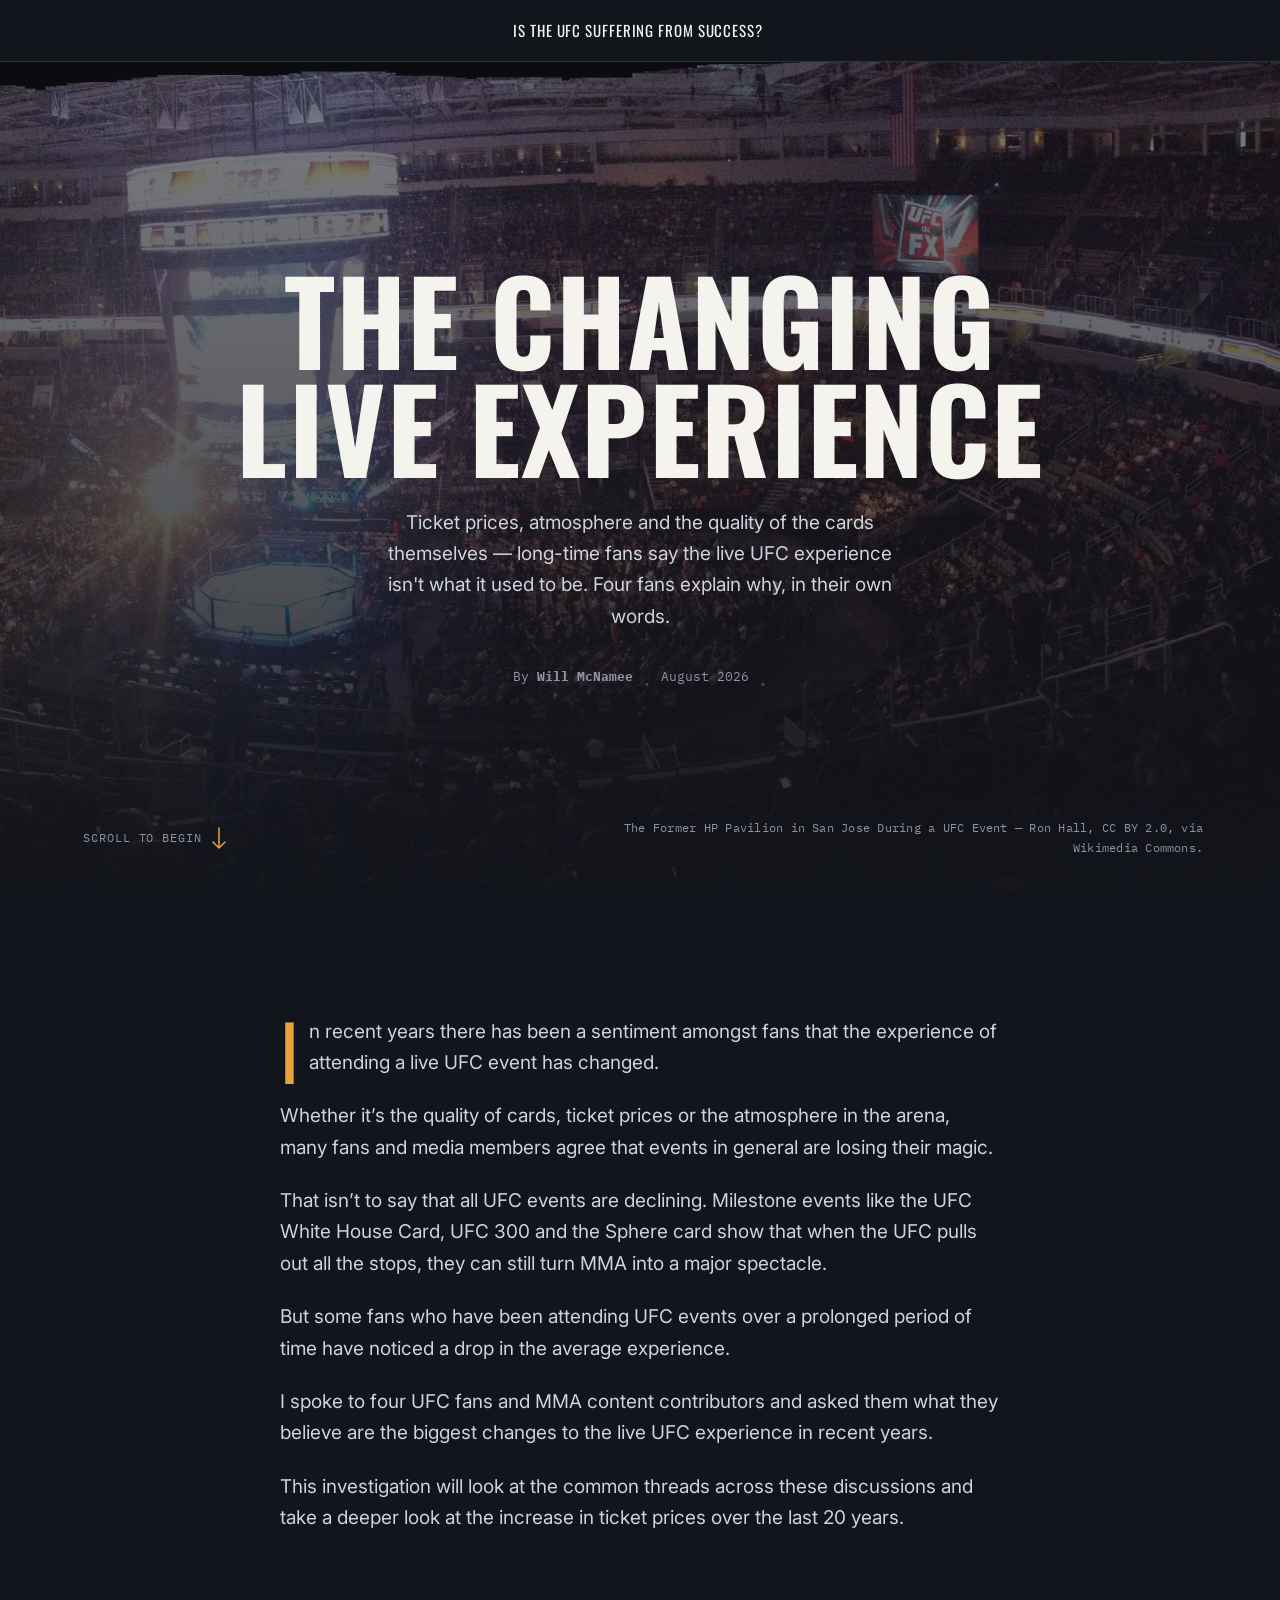
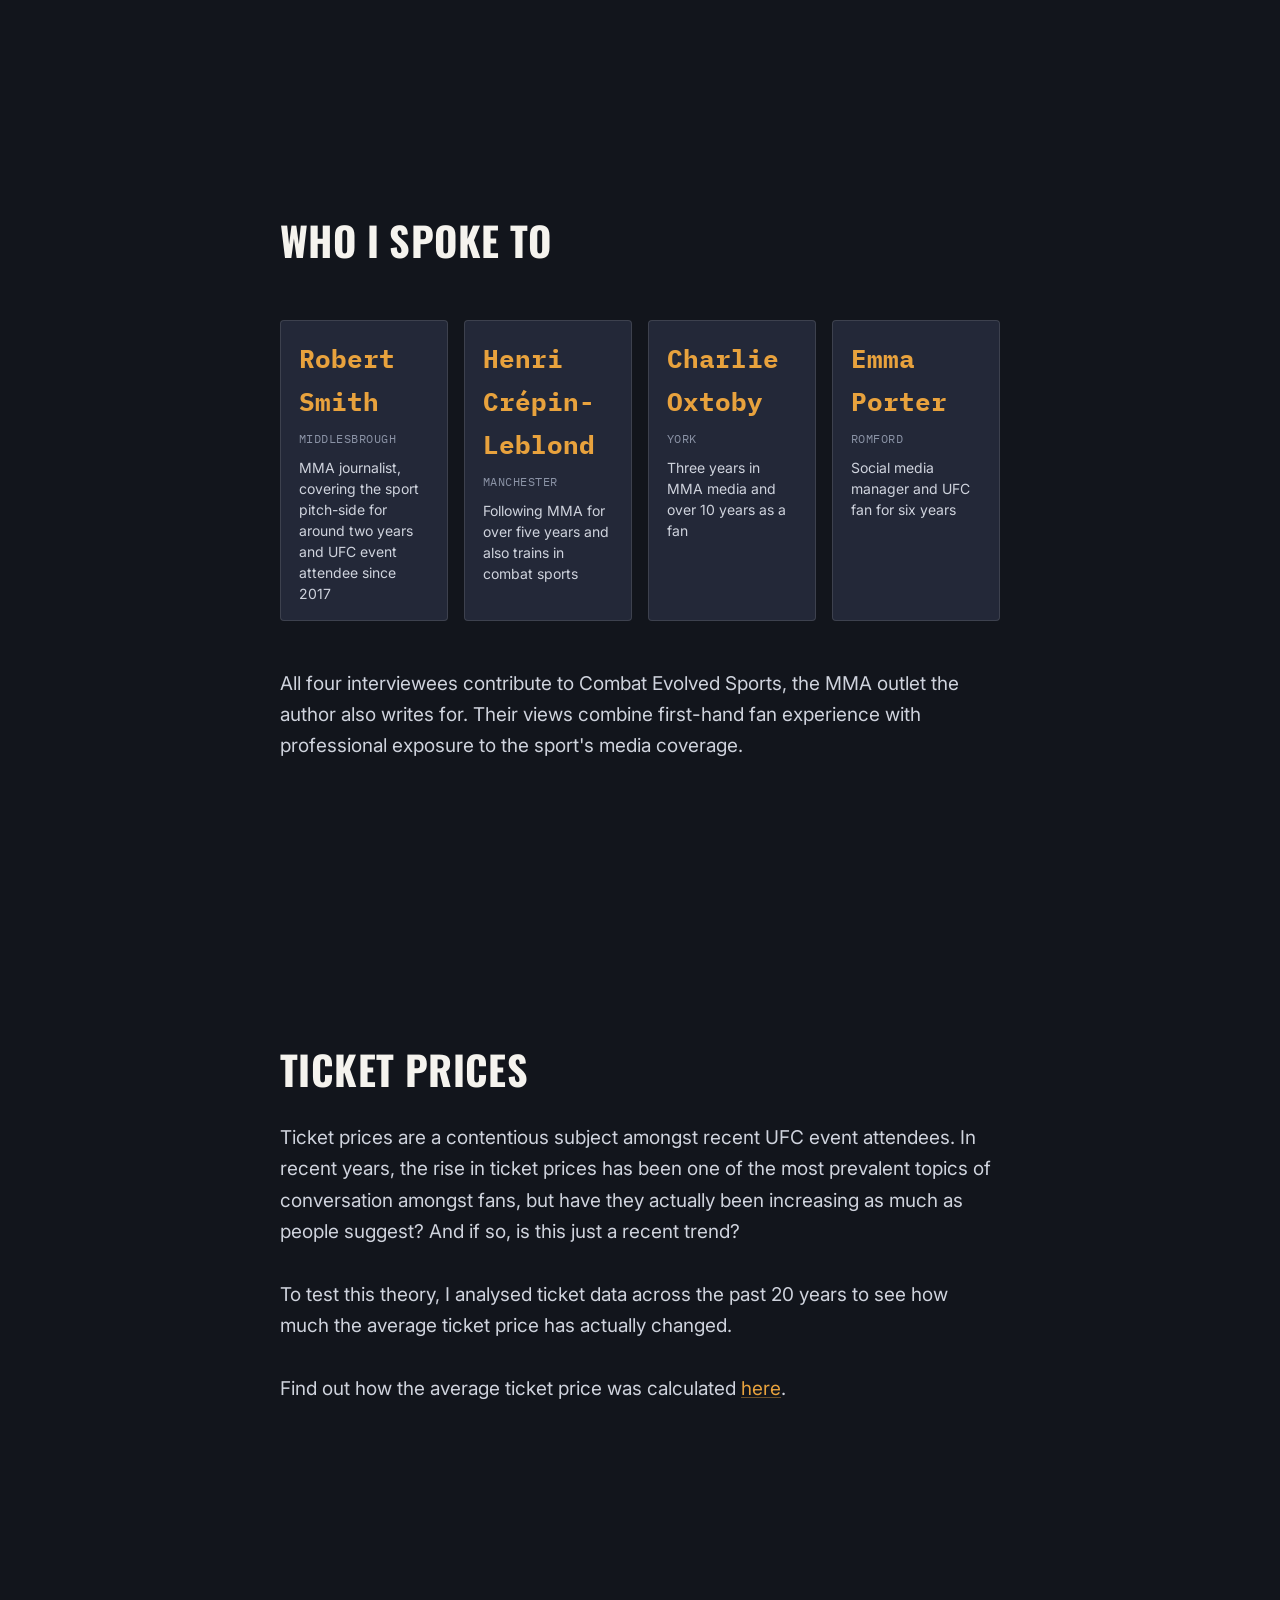
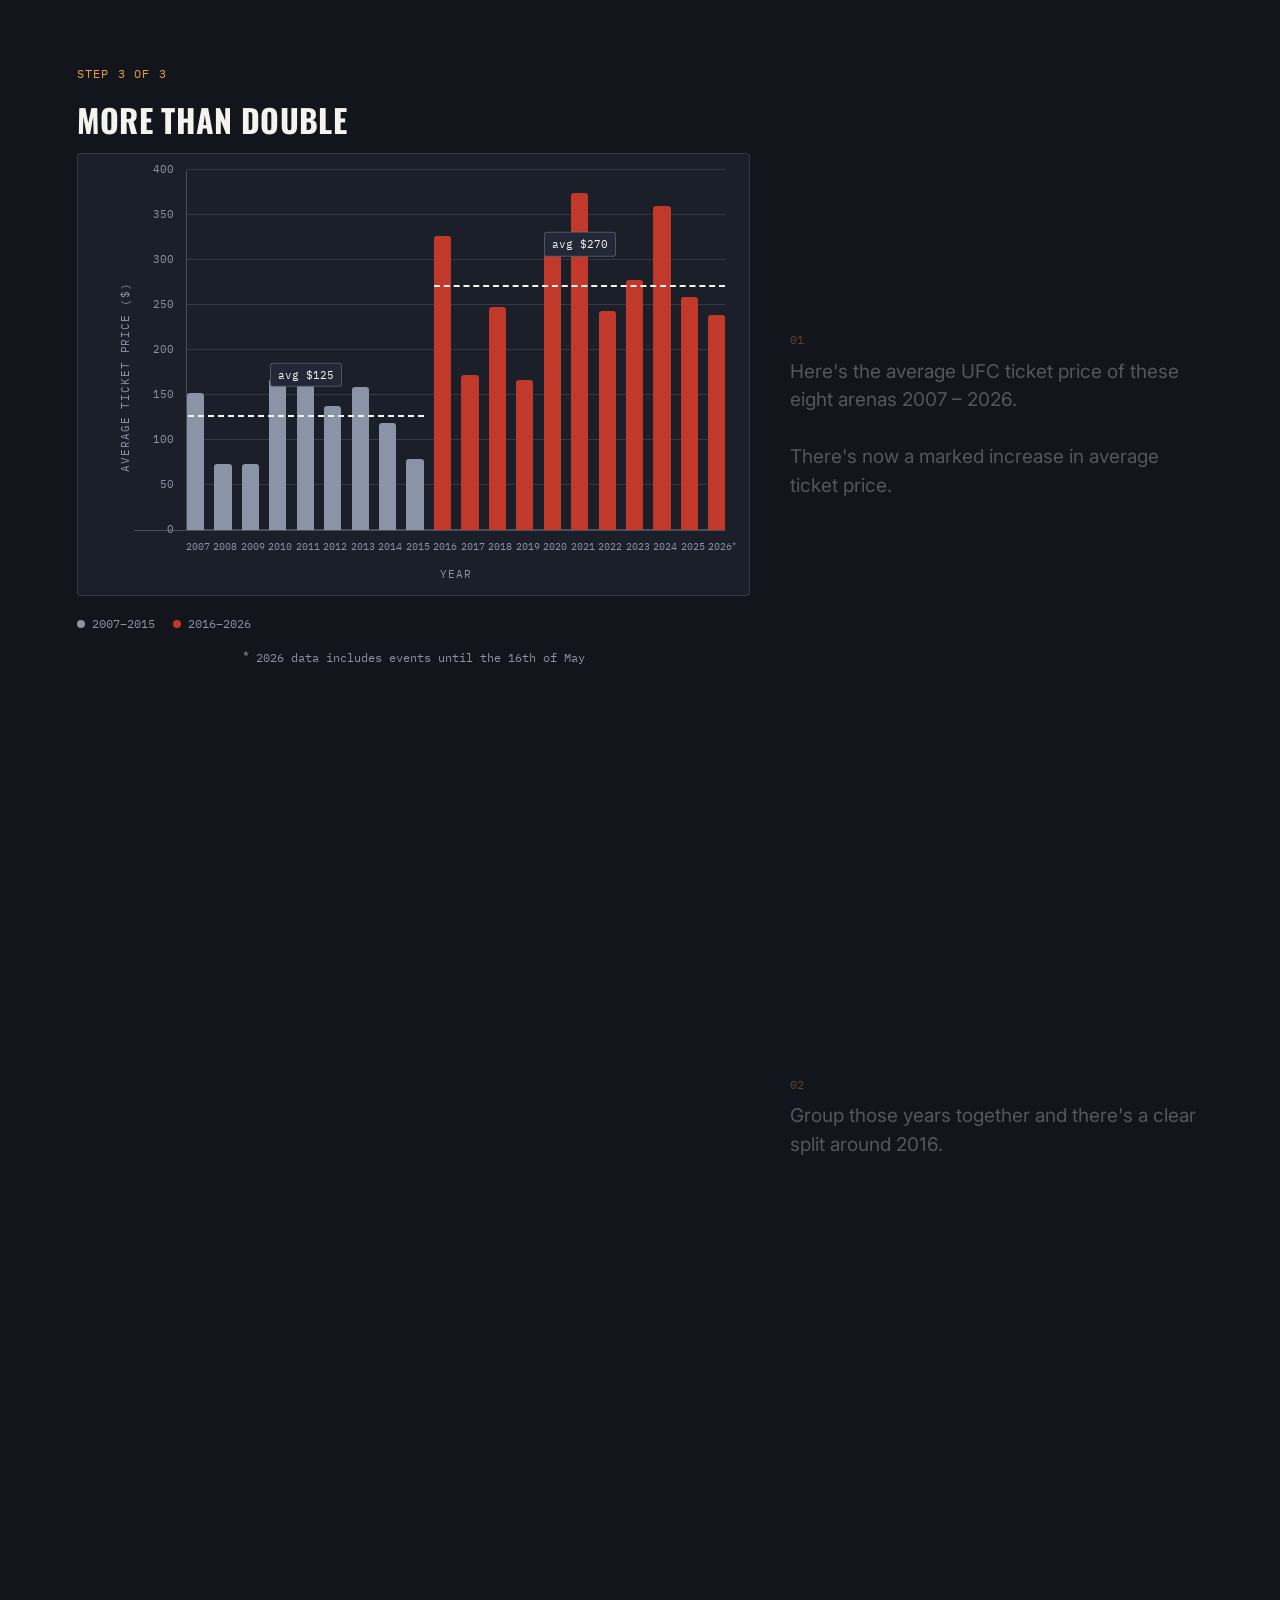
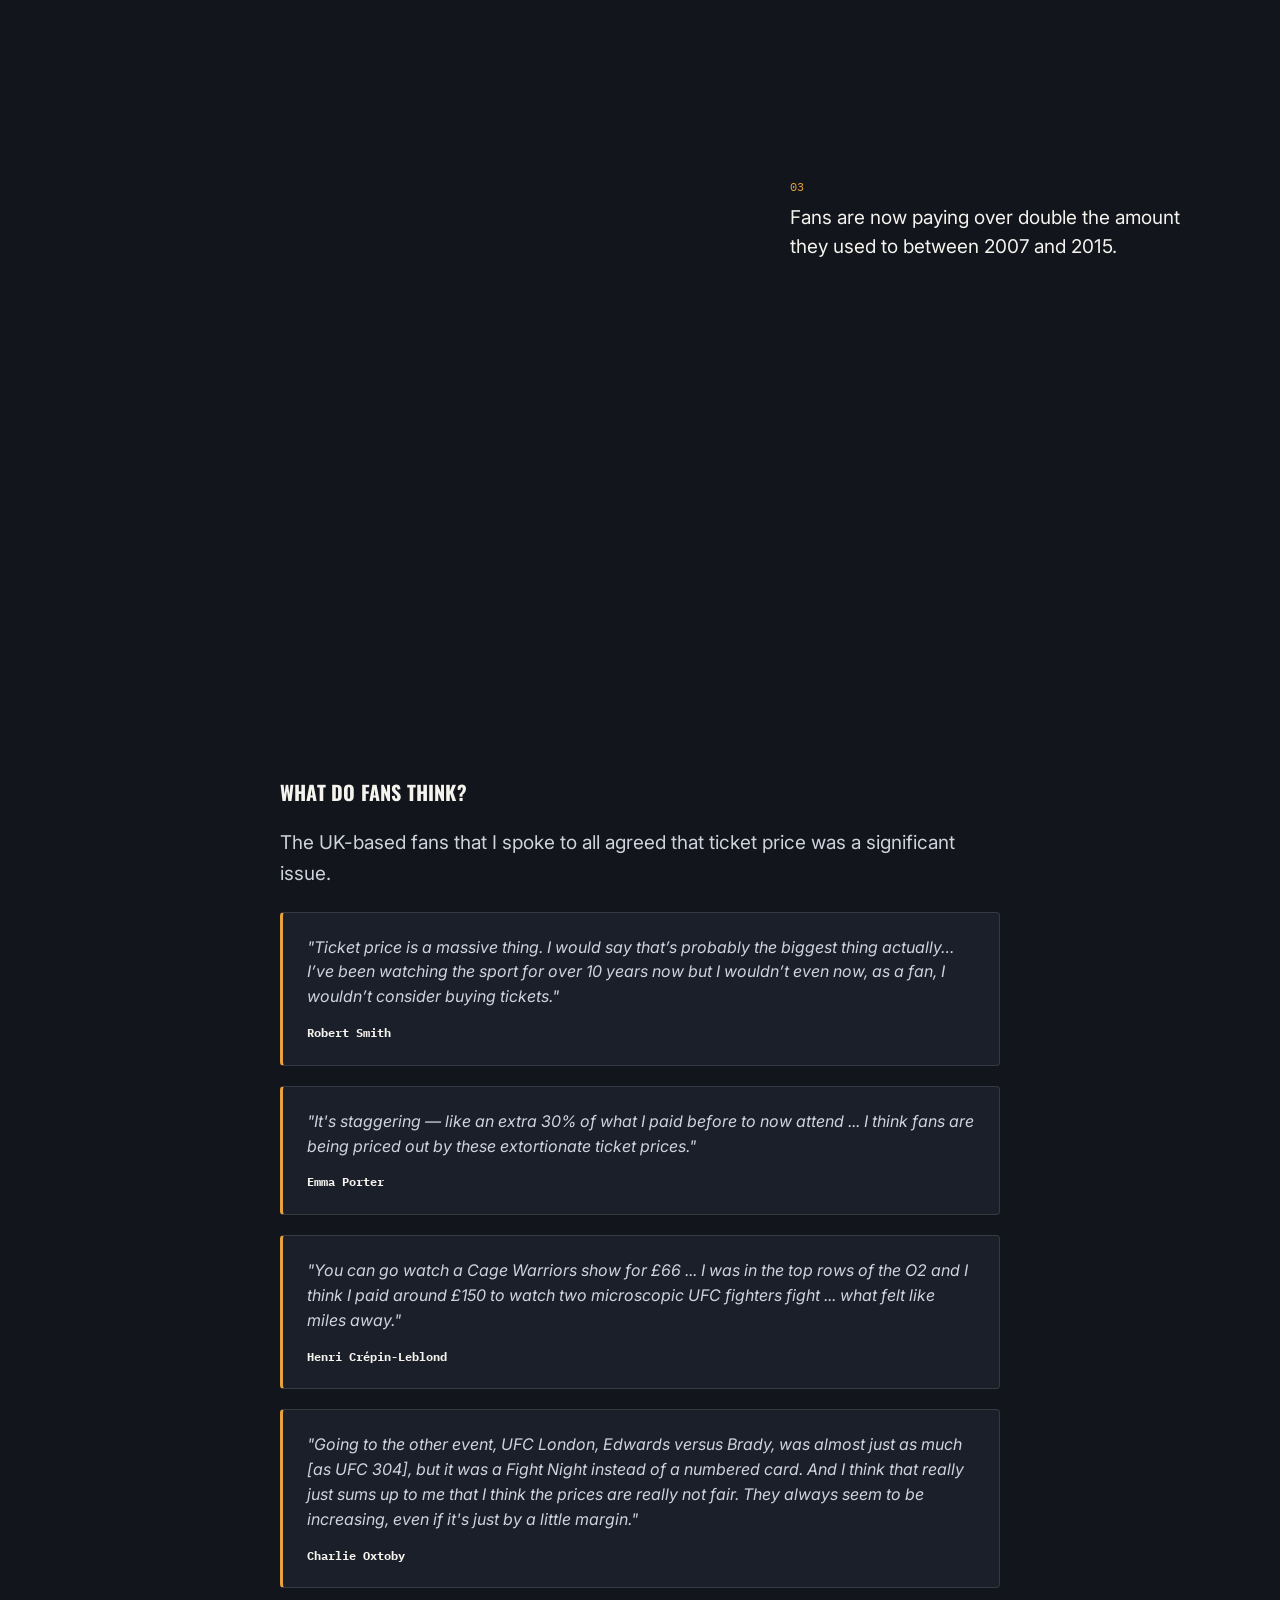
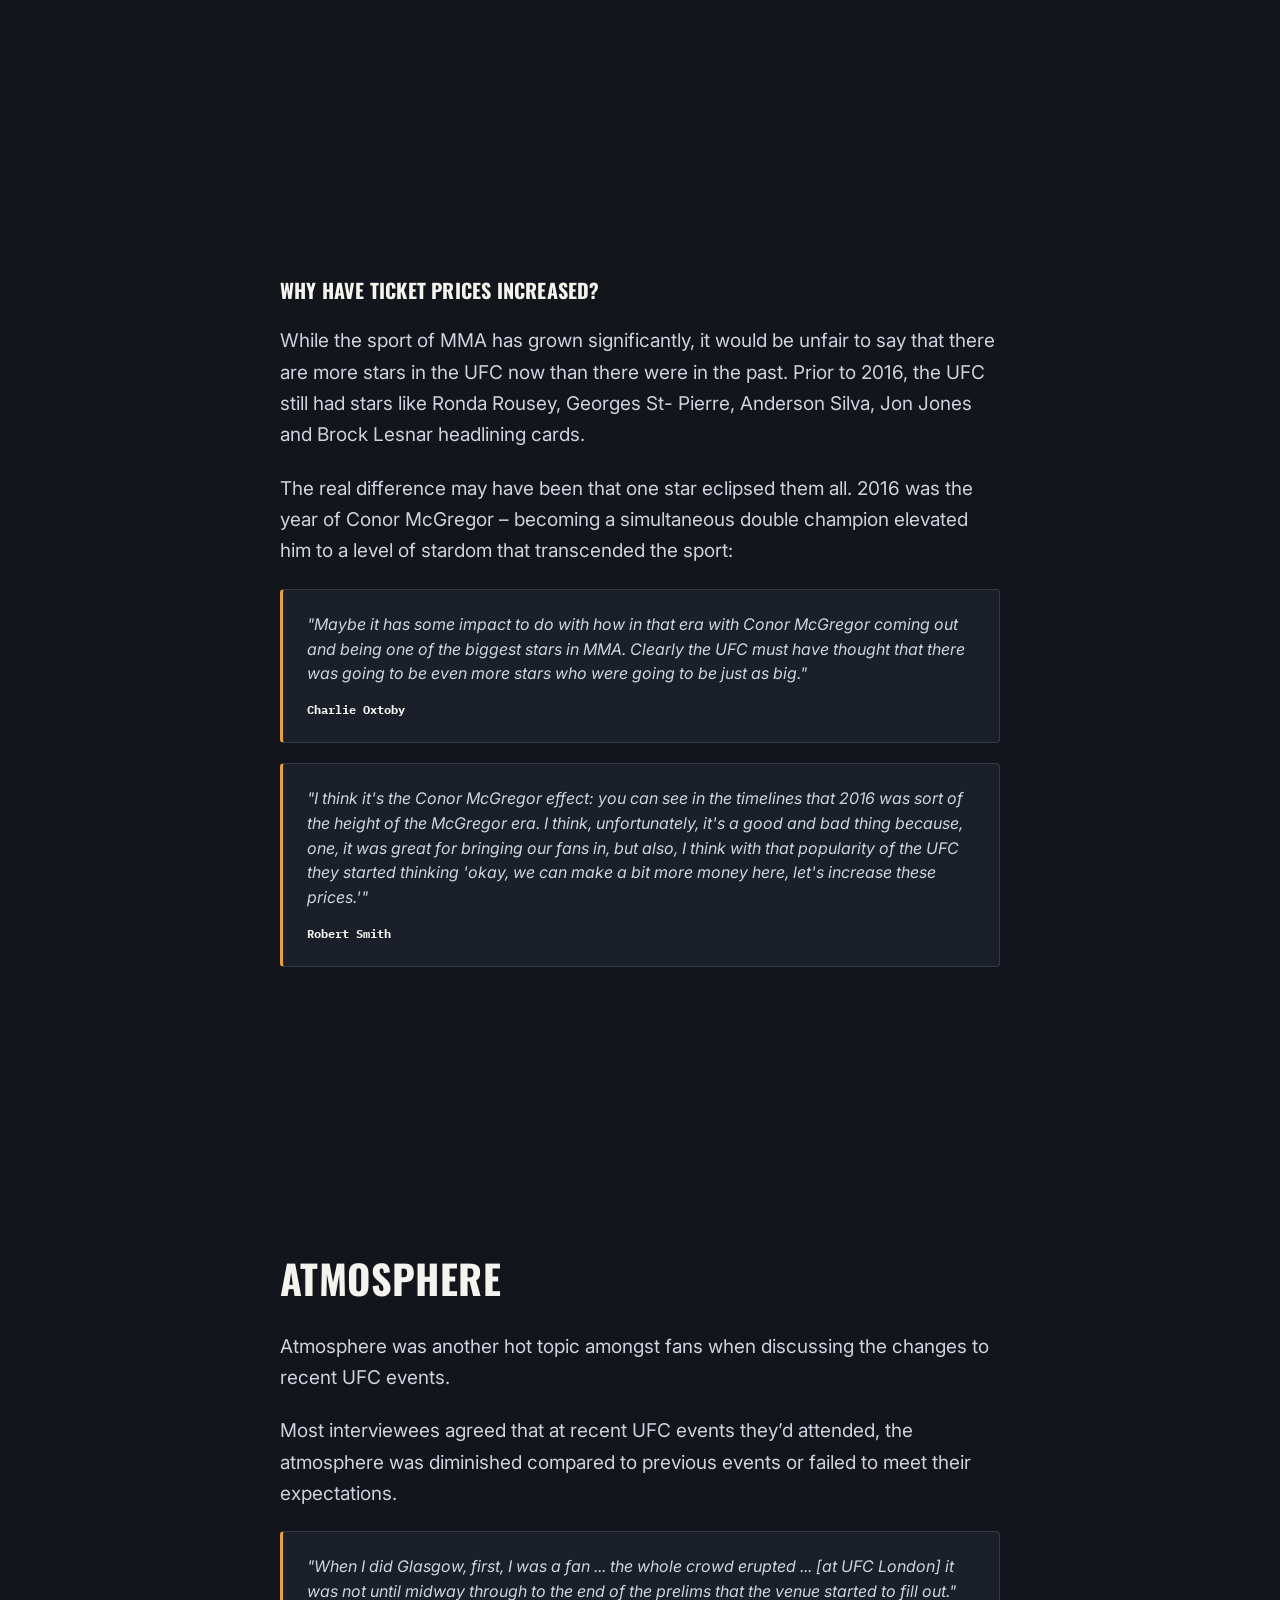
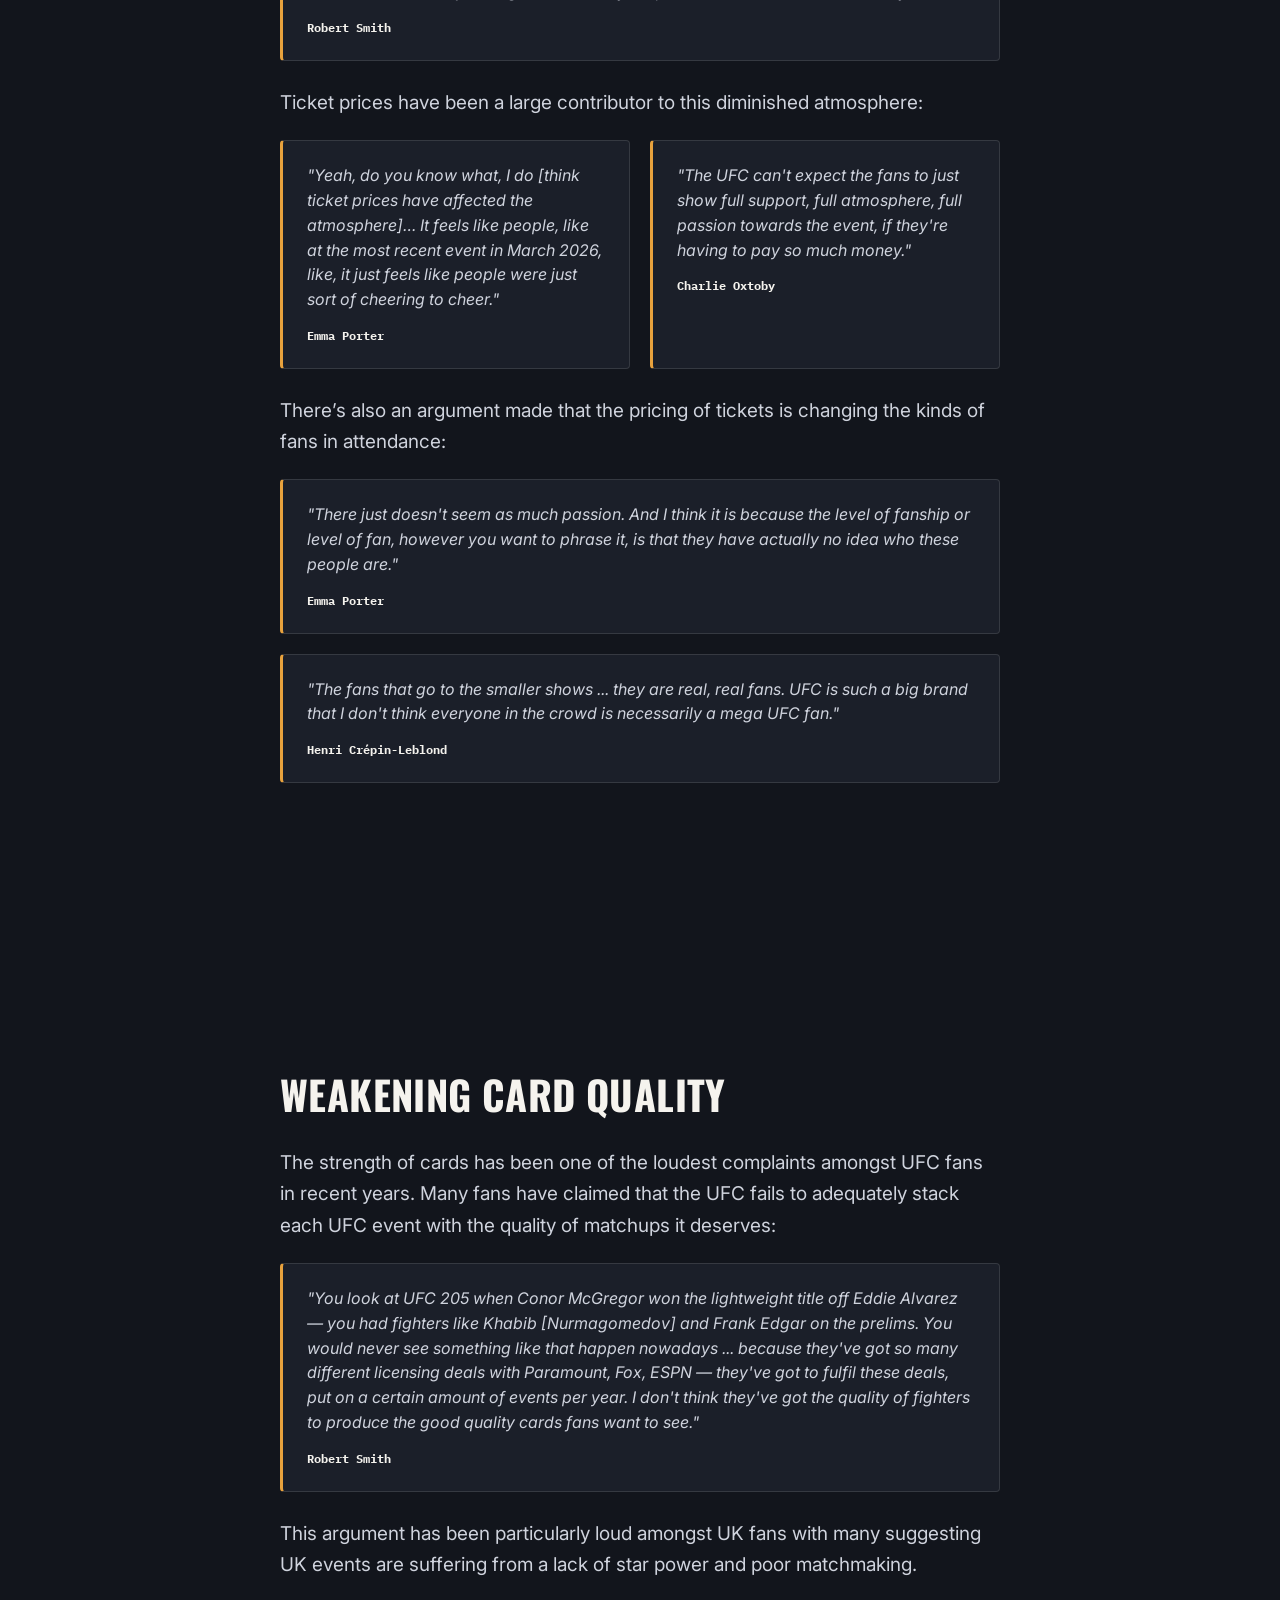
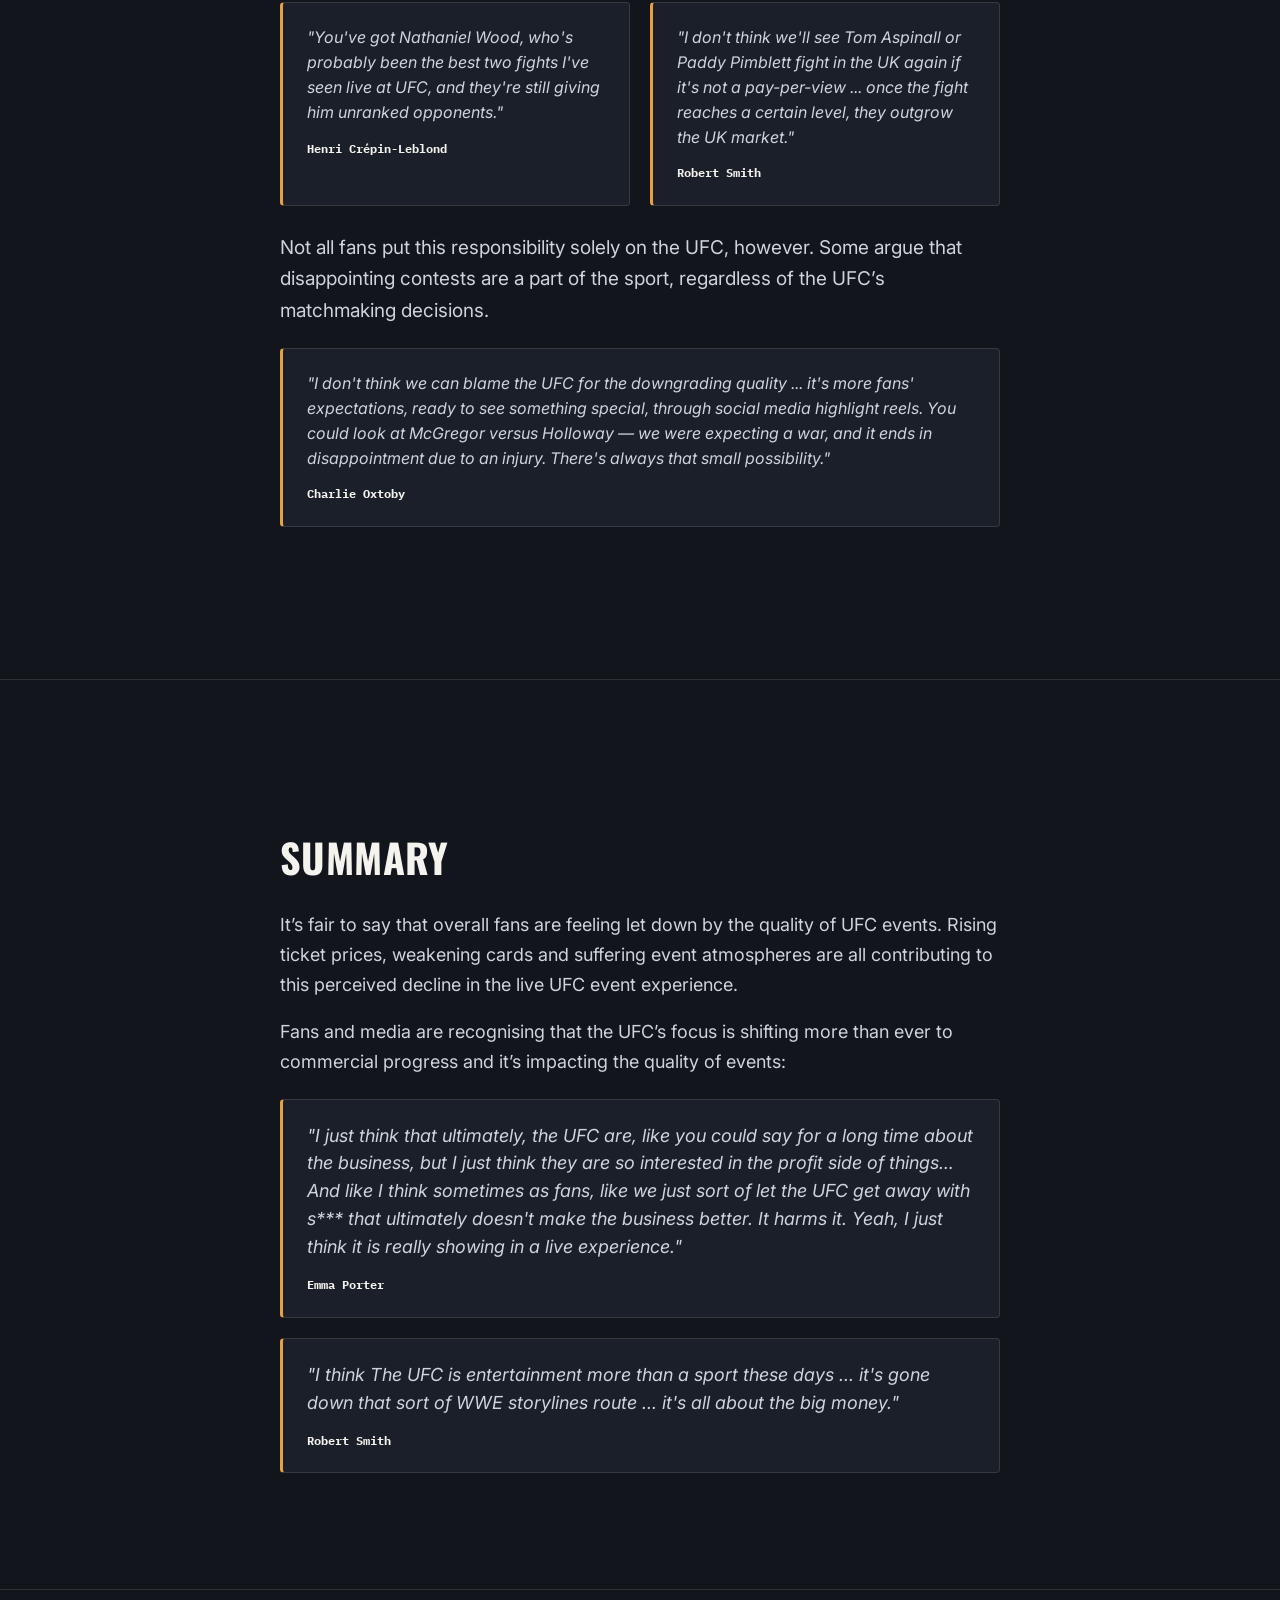
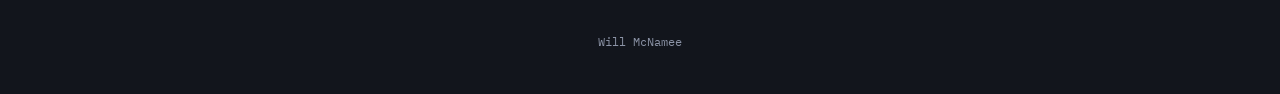
<file: Fan Experience/index.html>
<!DOCTYPE html>
<html lang="en">
<head>
<meta charset="UTF-8">
<meta name="viewport" content="width=device-width, initial-scale=1.0">
<title>The Changing Live UFC Experience — Ticket Prices, Atmosphere and Card Quality</title>
<meta name="description" content="An investigation into how the live UFC experience has changed: rising ticket prices, diminished atmosphere and weakening card quality, in fans' own words.">

<link rel="preconnect" href="https://fonts.googleapis.com">
<link rel="preconnect" href="https://fonts.gstatic.com" crossorigin>
<link href="https://fonts.googleapis.com/css2?family=Oswald:wght@400;500;600;700&family=Inter:wght@400;500;600;700&family=IBM+Plex+Mono:wght@400;500;600&display=swap" rel="stylesheet">

<link rel="stylesheet" href="styles.css">
</head>
<body>

<header class="masthead">
  <div class="masthead__title">Is the UFC suffering from success?&nbsp;</div>
</header>

<!-- ============================================================
     HERO
============================================================= -->
<section class="hero">
  <div class="hero__content">
    <h1 class="hero__headline">The Changing<br>Live Experience</h1>
    <p class="hero__deck">
      Ticket prices, atmosphere and the quality of the cards themselves — long-time fans say the live UFC
      experience isn't what it used to be. Four fans explain why, in their own words.
    </p>
    <div class="hero__byline">
      <span>By <strong>Will McNamee</strong></span>
      <span class="dot">•</span>
      <span>August 2026</span>
      <span class="dot">•</span>
    </div>
  </div>
  <button class="scroll-cue" id="scrollCue" aria-label="Scroll to begin the story">
    <span>Scroll to begin</span>
    <svg width="14" height="22" viewBox="0 0 14 22" fill="none"><path d="M7 1v20M1 15l6 6 6-6" stroke="currentColor" stroke-width="1.5" stroke-linecap="round" stroke-linejoin="round"/></svg>
  </button>
  <p class="hero__credit">The Former HP Pavilion in San Jose During a UFC Event — Ron Hall, CC BY 2.0, via Wikimedia Commons.</p>
</section>

<!-- ============================================================
     LEDE — INTRO
============================================================= -->
<section class="lede">
  <div class="lede__col reveal">
    <p class="lede__drop">
      <span class="drop-cap">I</span>n recent years there has been a sentiment amongst fans that the experience of
      attending a live UFC event has changed.
    </p>
    <p>
      Whether it’s the quality of cards, ticket prices or the atmosphere in the arena, many fans and media members
      agree that events in general are losing their magic.
    </p>
    <p>
      That isn’t to say that all UFC events are declining. Milestone events like the UFC White House Card, UFC 300
      and the Sphere card show that when the UFC pulls out all the stops, they can still turn MMA into a major 
      spectacle.
    </p>
    <p>
      But some fans who have been attending UFC events over a prolonged period of time have noticed a drop in the
      average experience.
    </p>
    <p>
      I spoke to four UFC fans and MMA content contributors and asked them what they believe are the biggest
      changes to the live UFC experience in recent years.
    </p>
    <p>
      This investigation will look at the common threads across these discussions and take a deeper look at the
      increase in ticket prices over the last 20 years.
    </p>
  </div>
</section>

<!-- ============================================================
     WHO I SPOKE TO
============================================================= -->
<section class="lede">
  <div class="lede__col reveal">
    <h2 class="outro__title">Who I spoke to</h2>
    <div class="statRow">
      <div class="statRow__card">
        <b>Robert Smith</b>
        <span>Middlesbrough</span>
        <p>MMA journalist, covering the sport pitch-side for around two years and UFC event attendee since 2017</p>
      </div>
      <div class="statRow__card">
        <b>Henri Crépin-Leblond</b>
        <span>Manchester</span>
        <p>Following MMA for over five years and also trains in combat sports</p>
      </div>
      <div class="statRow__card">
        <b>Charlie Oxtoby</b>
        <span>York</span>
        <p>Three years in MMA media and over 10 years as a fan</p>
      </div>
      <div class="statRow__card">
        <b>Emma Porter</b>
        <span>Romford</span>
        <p>Social media manager and UFC fan for six years</p>
      </div>
    </div>
    <p>
      All four interviewees contribute to Combat Evolved Sports, the MMA outlet the author also writes for. Their views
      combine first-hand fan experience with professional exposure to the sport's media coverage.
    </p>
  </div>
</section>

<!-- ============================================================
     CHAPTER — TICKET PRICES (intro)
============================================================= -->
<section class="lede">
  <div class="lede__col reveal">
    <h2 class="outro__title">Ticket prices</h2>
    <p>
      Ticket prices are a contentious subject amongst recent UFC event attendees. In recent years, the rise in ticket prices
      has been one of the most prevalent topics of conversation amongst fans, but have they actually been increasing
      as much as people suggest? And if so, is this just a recent trend?<br><br>

      To test this theory, I analysed ticket data across the past 20 years to see how much the average ticket price has
      actually changed.<br><br>

      Find out how the average ticket price was calculated <button type="button" class="inline-link" id="methodologyTrigger" aria-haspopup="dialog" aria-controls="methodologyModal">here</button>.
    </p>
  </div>
</section>

<!-- ============================================================
     SCROLLYTELLING — TICKET PRICE, 2007–2026
============================================================= -->
<section class="ticketstory" id="ticketstory">
  <div class="ticketstory__sticky">
    <div class="ticketstory__stage">
      <div class="stage__header">
        <p class="stage__label" id="ticketStageLabel">Step 1 of 3</p>
        <h2 class="stage__title" id="ticketStageTitle">Ticket prices, 2007–2026</h2>
      </div>

      <div class="axisChart" id="ticketChart" role="img" aria-label="Bar chart of average UFC ticket price in US dollars by year, adjusted for inflation, 2007 to 2026"></div>

      <div class="legend" id="ticketLegend" style="display:none;">
        <span class="legend__item"><i class="dot dot--muted"></i> 2007–2015</span>
        <span class="legend__item"><i class="dot dot--crimson"></i> 2016–2026</span>
      </div>

      <p class="chartFootnote"><sup>*</sup> 2026 data includes events until the 16th of May</p>
    </div>
  </div>

  <div class="ticketstory__steps">
    <div class="step" data-step="0">
      <p class="step__num">01</p>
      <p class="step__text">Here's the average UFC ticket price of these eight arenas 2007 – 2026.<br><br>
      
      There's now a marked increase in average ticket price.</p>
    </div>
    <div class="step" data-step="1">
      <p class="step__num">02</p>
      <p class="step__text">Group those years together and there's a clear split around 2016.</p>
    </div>
    <div class="step" data-step="2">
      <p class="step__num">03</p>
      <p class="step__text">Fans are now paying over double the amount they used to between 2007 and 2015.</p>
    </div>
  </div>
</section>

<!-- ============================================================
     CHAPTER — TICKET PRICES (fan reactions)
============================================================= -->
<section class="lede">
  <div class="lede__col reveal">
    <h3>What do fans think?</h3>
    <p>The UK-based fans that I spoke to all agreed that ticket price was a significant issue.</p>

    <div class="voxpop__grid voxpop__grid--stack">
      <blockquote class="quoteCard">
        <p>"Ticket price is a massive thing. I would say that’s probably the biggest thing actually… I’ve been
          watching the sport for over 10 years now but I wouldn’t even now, as a fan, I wouldn’t consider buying
          tickets."</p>
        <footer><strong>Robert Smith</strong></footer>
      </blockquote>

      <blockquote class="quoteCard">
        <p>"It's staggering — like an extra 30% of what I paid before to now attend ... I think fans are being
          priced out by these extortionate ticket prices."</p>
        <footer><strong>Emma Porter</strong></footer>
      </blockquote>

      <blockquote class="quoteCard">
        <p>"You can go watch a Cage Warriors show for £66 ... I was in the top rows of the O2 and I think I paid
          around £150 to watch two microscopic UFC fighters fight ... what felt like miles away."</p>
        <footer><strong>Henri Crépin-Leblond</strong></footer>
      </blockquote>

      <blockquote class="quoteCard">
        <p>"Going to the other event, UFC London,  Edwards versus Brady, was almost just as much [as UFC 304], but it
          was a Fight Night instead of a numbered card. And I think that really just sums up to me that I think the
          prices are really not fair. They always seem to be increasing, even if it's just by a little margin."</p>
        <footer><strong>Charlie Oxtoby</strong></footer>
      </blockquote>
    </div>
  </div>
</section>

<section class="lede">
  <div class="lede__col reveal">
    <h3>Why have ticket prices increased?</h3>
    <p>
      While the sport of MMA has grown significantly, it would be unfair to say that there are more stars in the
      UFC now than there were in the past. Prior to 2016, the UFC still had stars like Ronda Rousey, Georges St-
      Pierre, Anderson Silva, Jon Jones and Brock Lesnar headlining cards.
    </p>
    <p>
      The real difference may have been that one star eclipsed them all. 2016 was the year of Conor McGregor –
      becoming a simultaneous double champion elevated him to a level of stardom that transcended the sport:
    </p>

    <div class="voxpop__grid voxpop__grid--stack">
      <blockquote class="quoteCard">
        <p>"Maybe it has some impact to do with how in that era with Conor McGregor coming out and being one of the
          biggest stars in MMA. Clearly the UFC must have thought that there was going to be even more stars
          who were going to be just as big."</p>
        <footer><strong>Charlie Oxtoby</strong></footer>
      </blockquote>

      <blockquote class="quoteCard">
        <p>"I think it's the Conor McGregor effect: you can see in the timelines that 2016 was sort of the height
          of the McGregor era. I think, unfortunately, it's a good and bad thing because, one, it was great for
          bringing our fans in, but also, I think with that popularity of the UFC they started thinking 'okay, we can make a
          bit more money here, let's increase these prices.'"</p>
        <footer><strong>Robert Smith</strong></footer>
      </blockquote>
    </div>
  </div>
</section>

<!-- ============================================================
     CHAPTER — ATMOSPHERE
============================================================= -->
<section class="lede">
  <div class="lede__col reveal">
    <h2 class="outro__title">Atmosphere</h2>
    <p>
      Atmosphere was another hot topic amongst fans when discussing the changes to recent UFC events.
    </p>
    <p>
      Most interviewees agreed that at recent UFC events they’d attended, the atmosphere was diminished compared
      to previous events or failed to meet their expectations.
    </p>

    <blockquote class="quoteCard">
      <p>"When I did Glasgow, first, I was a fan ... the whole crowd erupted ... [at UFC London] it was not until
        midway through to the end of the prelims that the venue started to fill out."</p>
      <footer><strong>Robert Smith</strong></footer>
    </blockquote>

    <p>Ticket prices have been a large contributor to this diminished atmosphere:</p>

    <div class="voxpop__grid">
      <blockquote class="quoteCard">
        <p>"Yeah, do you know what, I do [think ticket prices have affected the atmosphere]… It feels like
          people, like at the most recent event in March 2026, like, it just feels like people were just sort of
          cheering to cheer."</p>
        <footer><strong>Emma Porter</strong></footer>
      </blockquote>

      <blockquote class="quoteCard">
        <p>"The UFC can't expect the fans to just show full support, full atmosphere, full passion towards
          the event, if they're having to pay so much money."</p>
        <footer><strong>Charlie Oxtoby</strong></footer>
      </blockquote>
    </div>

    <p>There’s also an argument made that the pricing of tickets is changing the kinds of fans in attendance:</p>

    <div class="voxpop__grid voxpop__grid--stack">

      <blockquote class="quoteCard">
        <p>"There just doesn't seem as much passion. And I think it is because the level of fanship or level of
          fan, however you want to phrase it, is that they have actually no idea who these people are."</p>
        <footer><strong>Emma Porter</strong></footer>
      </blockquote>

      <blockquote class="quoteCard">
        <p>"The fans that go to the smaller shows ... they are real, real fans. UFC is such a big brand that I don't
          think everyone in the crowd is necessarily a mega UFC fan."</p>
        <footer><strong>Henri Crépin-Leblond</strong></footer>
      </blockquote>
    </div>
  </div>
</section>

<!-- ============================================================
     CHAPTER — WEAKENING CARD QUALITY
============================================================= -->
<section class="lede">
  <div class="lede__col reveal">
    <h2 class="outro__title">Weakening card quality</h2>
    <p>
      The strength of cards has been one of the loudest complaints amongst UFC fans in recent years. Many
      fans have claimed that the UFC fails to adequately stack each UFC event with the quality of matchups it
      deserves:
    </p>

    <blockquote class="quoteCard">
      <p>"You look at UFC 205 when Conor McGregor won the lightweight title off Eddie Alvarez — you had fighters
        like Khabib [Nurmagomedov] and Frank Edgar on the prelims. You would never see something like that happen
        nowadays ... because they've got so many different licensing deals with Paramount, Fox, ESPN — they've got
        to fulfil these deals, put on a certain amount of events per year. I don't think they've got the quality of
        fighters to produce the good quality cards fans want to see."</p>
      <footer><strong>Robert Smith</strong></footer>
    </blockquote>

    <p>
      This argument has been particularly loud amongst UK fans with many suggesting UK events are suffering from a
      lack of star power and poor matchmaking.
    </p>

    <div class="voxpop__grid">
      <blockquote class="quoteCard">
        <p>"You've got Nathaniel Wood, who's probably been the best two fights I've seen live at UFC, and they're
          still giving him unranked opponents."</p>
        <footer><strong>Henri Crépin-Leblond</strong></footer>
      </blockquote>

      <blockquote class="quoteCard">
        <p>"I don't think we'll see Tom Aspinall or Paddy Pimblett fight in the UK again if it's not a
          pay-per-view ... once the fight reaches a certain level, they outgrow the UK market."</p>
        <footer><strong>Robert Smith</strong></footer>
      </blockquote>
    </div>

    <p>
      Not all fans put this responsibility solely on the UFC, however. Some argue that disappointing contests are a
      part of the sport, regardless of the UFC’s matchmaking decisions.
    </p>

    <blockquote class="quoteCard">
      <p>"I don't think we can blame the UFC for the downgrading quality ... it's more fans' expectations, ready to
        see something special, through social media highlight reels. You could look at McGregor versus Holloway —
        we were expecting a war, and it ends in disappointment due to an injury. There's always that small
        possibility."</p>
      <footer><strong>Charlie Oxtoby</strong></footer>
    </blockquote>
  </div>
</section>

<!-- ============================================================
     SUMMARY / OUTRO
============================================================= -->
<section class="outro">
  <div class="outro__col reveal">
    <h2 class="outro__title">Summary</h2>
    <p>
      It’s fair to say that overall fans are feeling let down by the quality of UFC events. Rising ticket prices,
      weakening cards and suffering event atmospheres are all contributing to this perceived decline in the live
      UFC event experience.
    </p>
    <p>
      Fans and media are recognising that the UFC’s focus is shifting more than ever to commercial progress and
      it’s impacting the quality of events:
    </p>

    <div class="voxpop__grid voxpop__grid--stack">
      <blockquote class="quoteCard">
        <p>"I just think that ultimately, the UFC are, like you could say for a long time about the business, but I
          just think they are so interested in the profit side of things… And like I think sometimes as fans, like
          we just sort of let the UFC get away with s*** that ultimately doesn't make the business better. It harms
          it. Yeah, I just think it is really showing in a live experience."</p>
        <footer><strong>Emma Porter</strong></footer>
      </blockquote>

      <blockquote class="quoteCard">
        <p>"I think The UFC is entertainment more than a sport these days ... it's gone down that sort of WWE
          storylines route ... it's all about the big money."</p>
        <footer><strong>Robert Smith</strong></footer>
      </blockquote>
    </div>


  </div>
</section>

<footer class="footer">
  <p>Will McNamee</p>
</footer>

<!-- ============================================================
     METHODOLOGY BREAKOUT (opened from the ticket-prices "here" link)
============================================================= -->
<div class="modalOverlay" id="methodologyModal" role="dialog" aria-modal="true" aria-labelledby="methodologyModalTitle" hidden>
  <div class="modalBox">
    <button type="button" class="modalBox__close" id="methodologyModalClose" aria-label="Close methodology">&times;</button>
    <p class="modalBox__eyebrow">Methodology</p>
    <h3 id="methodologyModalTitle" class="modalBox__title">How the average ticket price was calculated</h3>
    <div class="modalBox__text">
      <p>
        To find a proxy for the average ticket price, I divided the live gate by the attendance for every UFC event that
        had publicly available data. Each year's average ticket price was then adjusted for inflation against the
        initial 2007 year marker.
      </p>
      <p>
        To account for variation in venue types or event status over time, I solely used venues that have been used
        across multiple years in this time frame. There were eight venues in total that met this criteria:
      </p>
      <ul>
        <li>Accor Arena</li>
        <li>Kaseya Center</li>
        <li>Madison Square Garden</li>
        <li>Prudential Center</li>
        <li>Qudos Bank Arena</li>
        <li>RAC Arena</li>
        <li>T-Mobile Arena</li>
        <li>The O2 Arena</li>
      </ul>
    </div>
  </div>
</div>

<script src="script.js"></script>
</body>
</html>
</file>
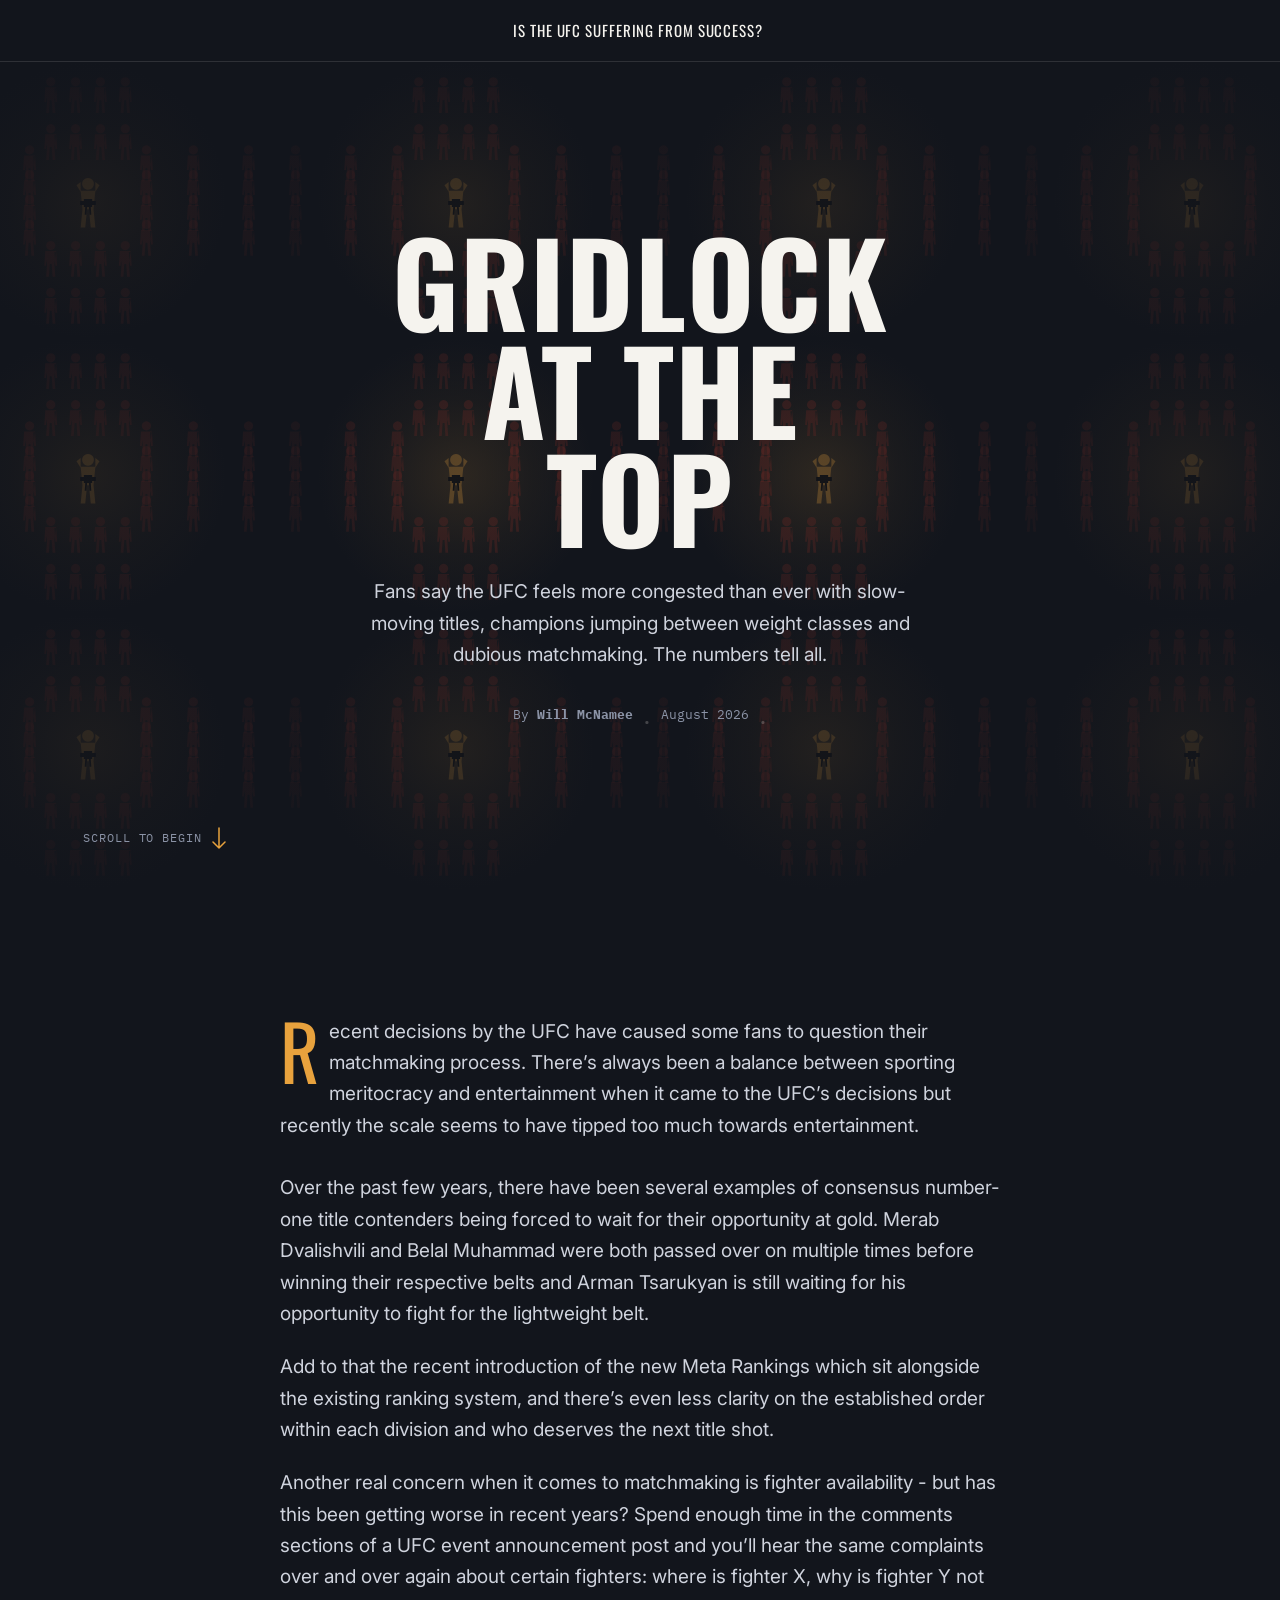
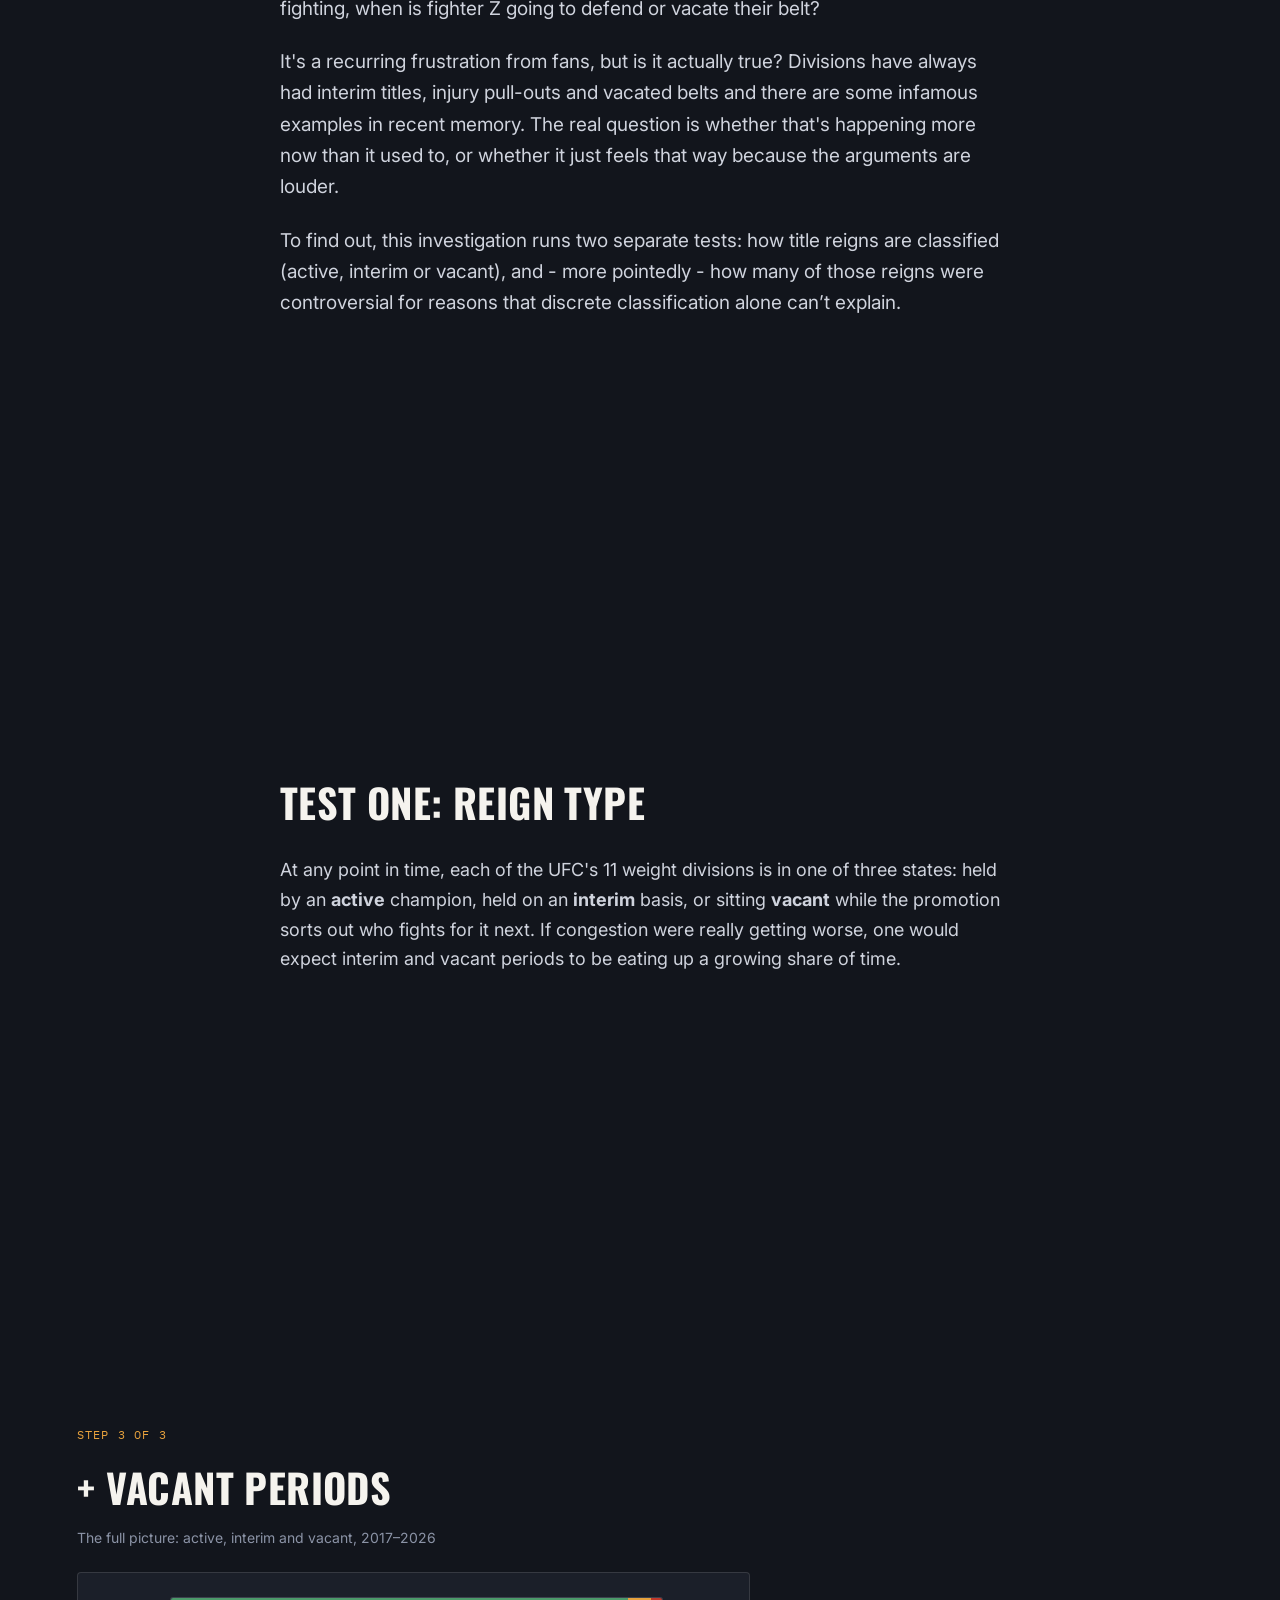
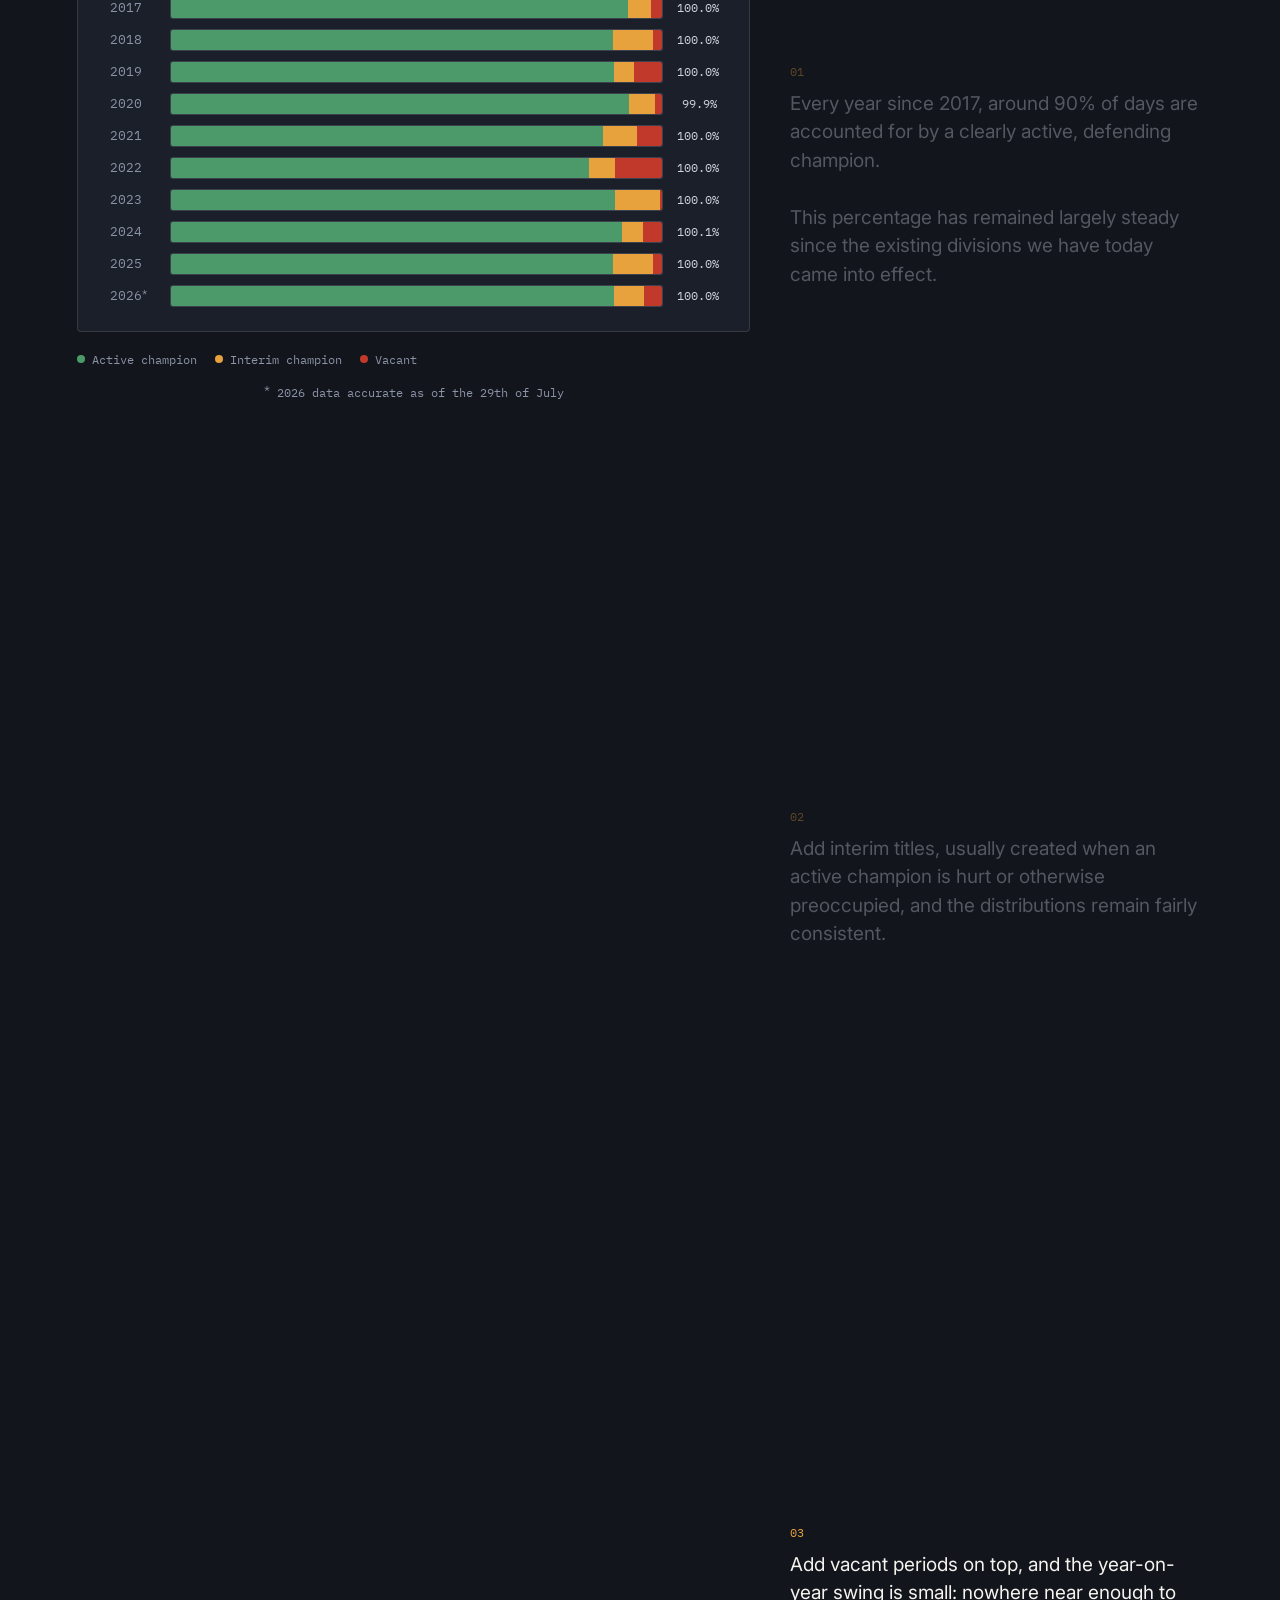
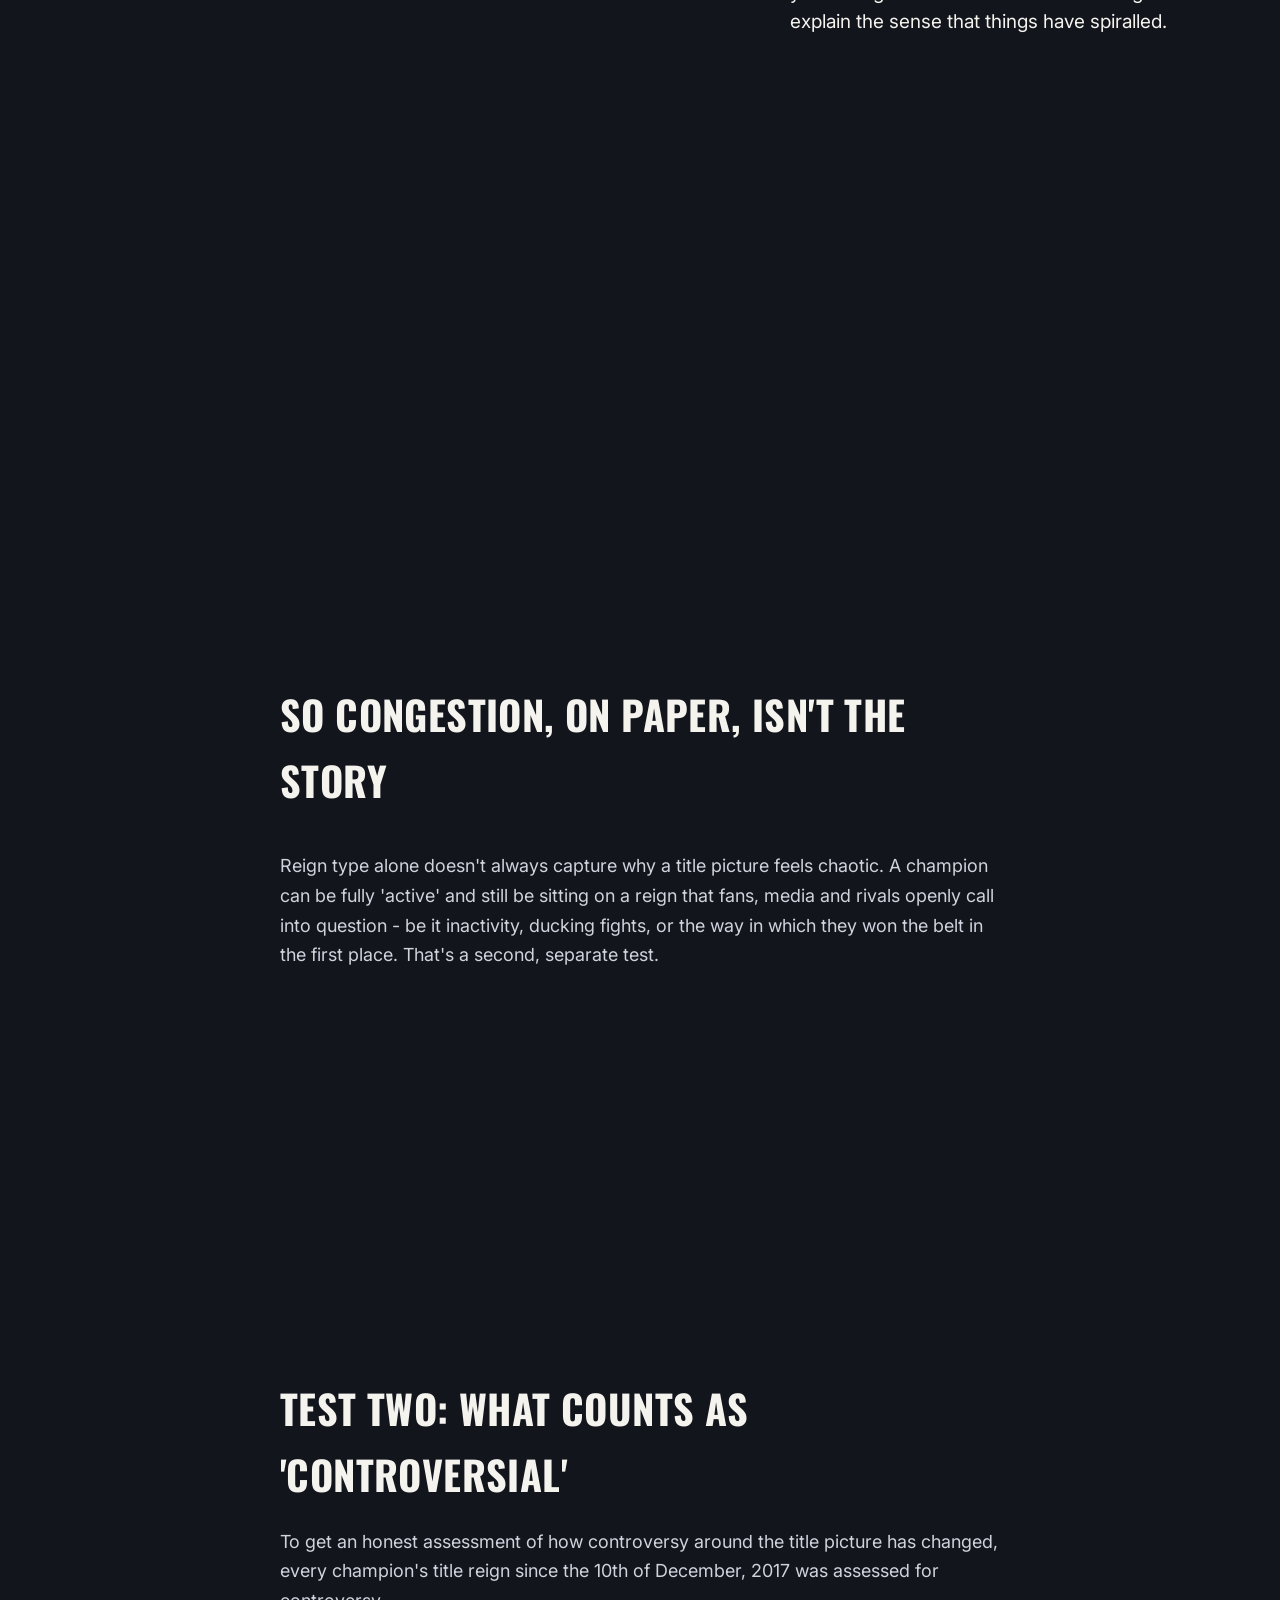
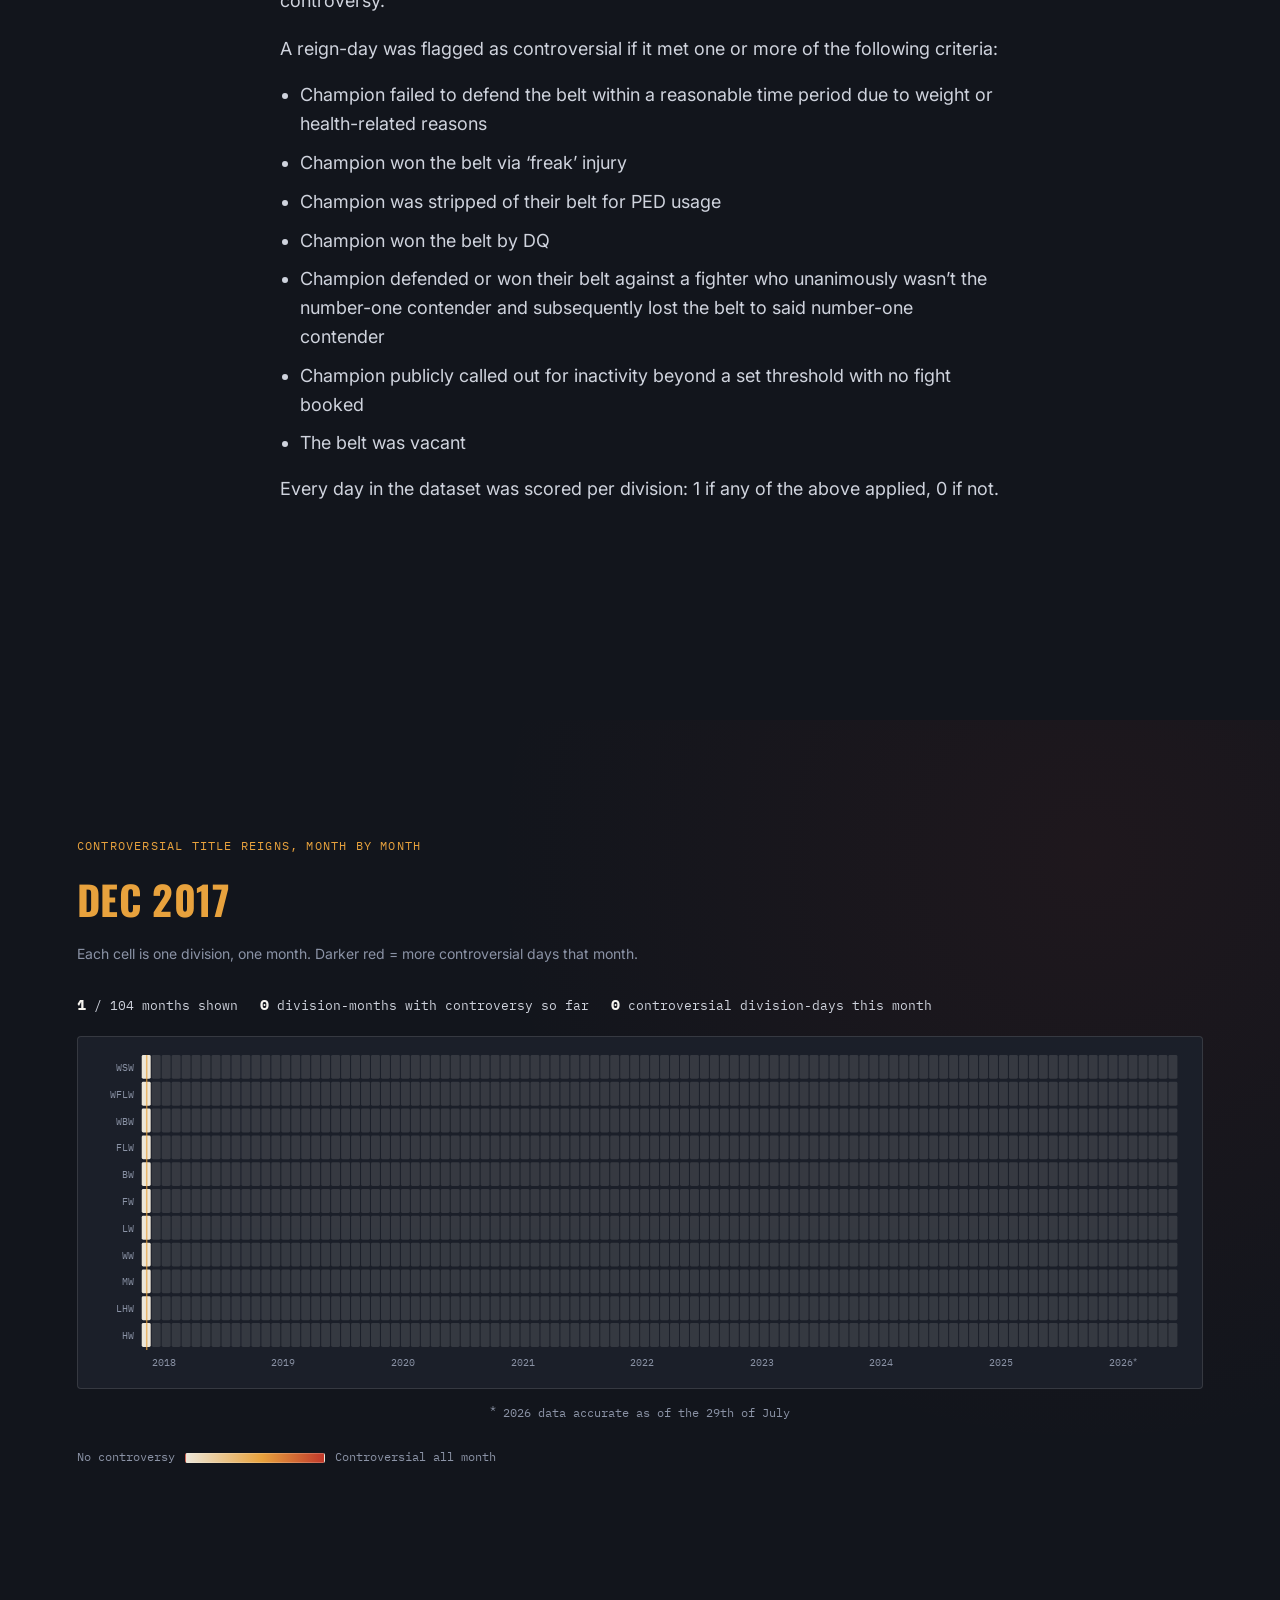
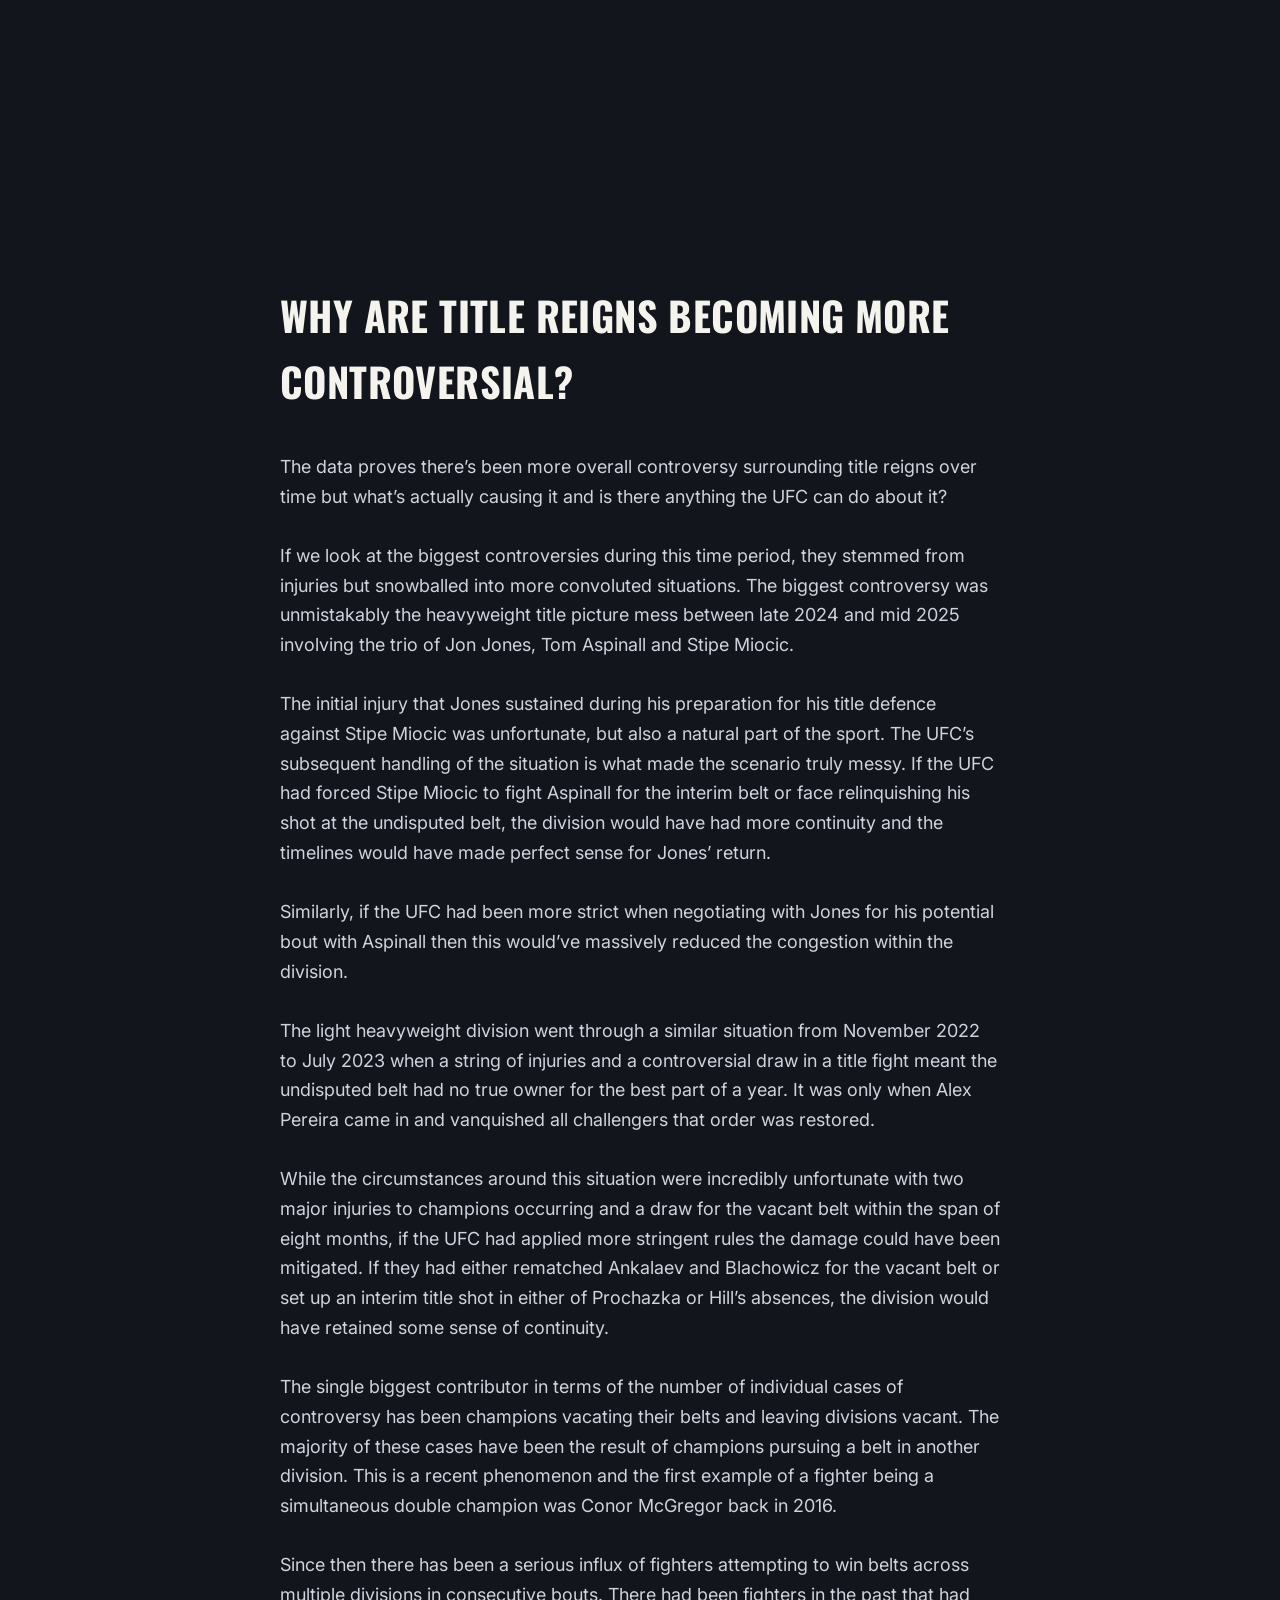
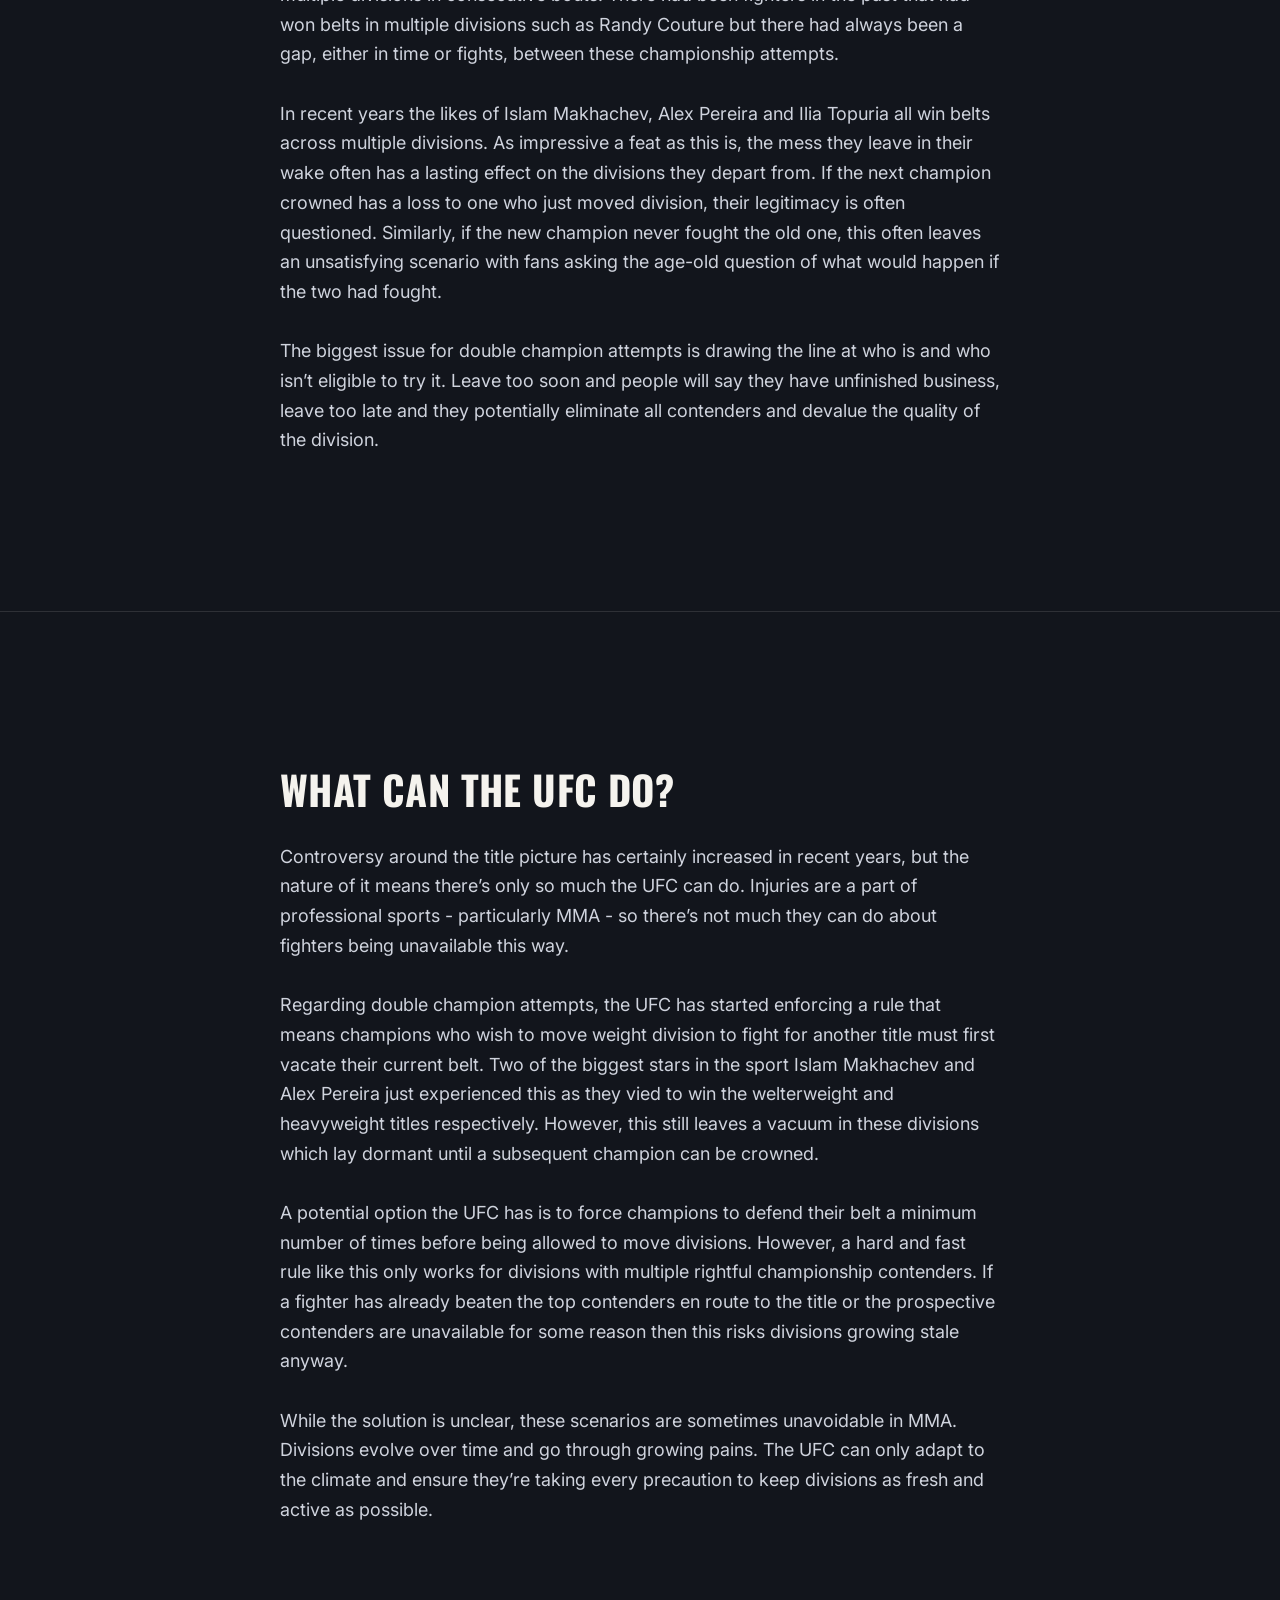
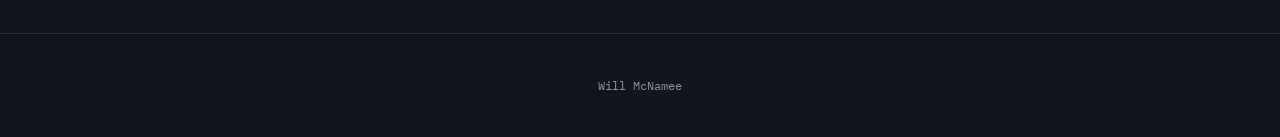
<file: Sporting Congestion/index.html>
<!DOCTYPE html>
<html lang="en">
<head>
<meta charset="UTF-8">
<meta name="viewport" content="width=device-width, initial-scale=1.0">
<title>Gridlock — Are the UFC's Divisions Really More Congested?</title>
<meta name="description" content="An investigation into division congestion, dubious matchmaking and controversial title reigns in the UFC.">

<link rel="preconnect" href="https://fonts.googleapis.com">
<link rel="preconnect" href="https://fonts.gstatic.com" crossorigin>
<link href="https://fonts.googleapis.com/css2?family=Oswald:wght@400;500;600;700&family=Inter:wght@400;500;600;700&family=IBM+Plex+Mono:wght@400;500;600&display=swap" rel="stylesheet">

<link rel="stylesheet" href="styles.css">
</head>
<body>


<header class="masthead">
  <div class="masthead__title">Is the UFC suffering from success?&nbsp;</div>
</header>

<!-- ============================================================
     HERO
============================================================= -->
<section class="hero">
  <div class="hero__content">
    <h1 class="hero__headline">Gridlock<br>at the<br>Top</h1>
    <p class="hero__deck">
      Fans say the UFC feels more congested than ever with slow-moving titles, champions jumping between weight 
      classes and dubious matchmaking. The numbers tell all.
    </p>
    <div class="hero__byline">
      <span>By <strong>Will McNamee</strong></span>
      <span class="dot">•</span>
      <span>August 2026</span>
      <span class="dot">•</span>
    </div>
  </div>
  <button class="scroll-cue" id="scrollCue" aria-label="Scroll to begin the story">
    <span>Scroll to begin</span>
    <svg width="14" height="22" viewBox="0 0 14 22" fill="none"><path d="M7 1v20M1 15l6 6 6-6" stroke="currentColor" stroke-width="1.5" stroke-linecap="round" stroke-linejoin="round"/></svg>
  </button>
</section>

<!-- ============================================================
     LEDE
============================================================= -->
<section class="lede">
  <div class="lede__col reveal">
    <p class="lede__drop">
      <span class="drop-cap">R</span>ecent decisions by the UFC have caused some fans to question their matchmaking
      process. There’s always been a balance between sporting meritocracy and entertainment when it came to the UFC’s
      decisions but recently the scale seems to have tipped too much towards entertainment.

      <br><br>Over the past few years, there have
      been several examples of consensus number-one title contenders being forced to wait for their opportunity at gold.
      Merab Dvalishvili and Belal Muhammad were both passed over on multiple times before winning their respective belts
      and Arman Tsarukyan is still waiting for his opportunity to fight for the lightweight belt.

    </p>

    <p>
      Add to that the recent introduction of the new Meta Rankings which sit alongside the existing ranking system, and
      there’s even less clarity on the established order within each division and who deserves the next title shot.
    </p>

    <p>
      Another real concern when it comes to matchmaking is fighter availability - but has this been getting worse in
      recent years? Spend enough time in the comments sections of a UFC event announcement post and you’ll hear the
      same complaints over and over again about certain fighters: where is fighter X, why is fighter Y not fighting,
      when is fighter Z going to defend or vacate their belt?
    </p>

    <p>
      It's a recurring frustration from fans, but is it actually true? Divisions have always had interim titles, injury
      pull-outs and vacated belts and there are some infamous examples in recent memory. The real question is whether that's
      happening more now than it used to, or whether it just feels that way because the arguments are louder.
    </p>

    <p>
      To find out, this investigation runs two separate tests: how title reigns are classified (active, interim or vacant),
      and - more pointedly - how many of those reigns were controversial for reasons that discrete classification alone
      can’t explain.
    </p>
  </div>
</section>

<!-- ============================================================
     METHOD 1 — INTRO
============================================================= -->
<section class="method">
  <div class="outro__col reveal">
    <h2 class="outro__title">Test one: reign type</h2>
    <p>
      At any point in time, each of the UFC's 11 weight divisions is
      in one of three states: held by an <strong>active</strong> champion,
      held on an <strong>interim</strong> basis, or sitting <strong>vacant</strong> while the
      promotion sorts out who fights for it next. If congestion were really
      getting worse, one would expect interim and vacant periods to be eating up a
      growing share of time.
    </p>
  </div>
</section>

<!-- ============================================================
     SCROLLYTELLING 1 — REIGN TYPE RATIO (sticky bar chart)
============================================================= -->
<section class="ratiostory" id="ratiostory">
  <div class="ratiostory__sticky">
    <div class="ratiostory__stage">
      <div class="stage__header">
        <p class="stage__label" id="ratioStageLabel">Step 1 of 3</p>
        <h2 class="stage__title" id="ratioStageTitle">Active title reigns</h2>
        <p class="stage__sub" id="ratioStageSub">Share of days each year a division was held by an active champion</p>
      </div>

      <div class="ratioChart" id="ratioChart" role="img" aria-label="Stacked bar chart of active, interim and vacant title reign share by year"></div>

      <div class="legend" id="ratioLegend">
        <span class="legend__item"><i class="dot dot--green"></i> Active champion</span>
        <span class="legend__item"><i class="dot dot--amber"></i> Interim champion</span>
        <span class="legend__item"><i class="dot dot--crimson"></i> Vacant</span>
      </div>

      <p class="chartFootnote"><sup>*</sup> 2026 data accurate as of the 29th of July</p>
    </div>
  </div>

  <div class="ratiostory__steps">
    <div class="step" data-step="0">
      <p class="step__num">01</p>
      <p class="step__text">Every year since 2017, around 90% of days are accounted for by a clearly active, defending
        champion.<br><br>
        
        This percentage has remained largely steady since the existing divisions we have today came into effect.</p>
    </div>
    <div class="step" data-step="1">
      <p class="step__num">02</p>
      <p class="step__text">Add interim titles, usually created when an active champion is hurt or otherwise 
        preoccupied, and the distributions remain fairly consistent.</p>
    </div>
    <div class="step" data-step="2">
      <p class="step__num">03</p>
      <p class="step__text">Add vacant periods on top, and the year-on-year swing is small: nowhere near enough to
        explain the sense that things have spiralled.</p>
    </div>
  </div>
</section>

<!-- ============================================================
     BRIDGE — introduce controversial reigns
============================================================= -->
<section class="bridge bridge--text reveal">
  <h2 class="outro__title">So congestion, on paper, isn't the story</h2>
  <p>
    Reign type alone doesn't always capture why a title picture feels chaotic. A champion can be fully 'active' and still
    be sitting on a reign that fans, media and rivals openly call into question - be it inactivity, ducking fights, or
    the way in which they won the belt in the first place. That's a second, separate test.
  </p>
</section>

<!-- ============================================================
     METHOD 2 — CRITERIA FOR CONTROVERSY
============================================================= -->
<section class="method">
  <div class="outro__col reveal">
    <h2 class="outro__title">Test two: what counts as 'controversial'</h2>
    <p>To get an honest assessment of how controversy around the title picture has changed, every champion's title reign
      since the 10th of December, 2017 was assessed for controversy. </p>
    <p>A reign-day was flagged as controversial if it met one or more
      of the following criteria: </p>
    <ul class="method__list">
      <li>Champion failed to defend the belt within a reasonable time period due to weight or health-related reasons</li>
      <li>Champion won the belt via ‘freak’ injury</li>
      <li>Champion was stripped of their belt for PED usage</li>
      <li>Champion won the belt by DQ</li>
      <li>Champion defended or won their belt against a fighter who unanimously wasn’t the number-one contender and
        subsequently lost the belt to said number-one contender</li>
      <li>Champion publicly called out for inactivity beyond a set threshold with no fight booked</li>
      <li>The belt was vacant</li>
    </ul>
    <p class="method__note">Every day in the dataset was scored per division: 1 if any of the above applied, 0 if not.</p>
  </div>
</section>

<!-- ============================================================
     SCROLLYTELLING 2 — CONTROVERSIAL REIGNS HEATMAP (real data)
============================================================= -->
<section class="heatmap" id="heatmap">
  <div class="heatmap__sticky">

    <div class="heatmap__header">
      <p class="stage__label">Controversial title reigns, month by month</p>
      <h2 class="heatmap__title" id="heatmapMonthLabel">—</h2>
      <p class="stage__sub">Each cell is one division, one month. Darker red = more controversial days that month.</p>
    </div>

    <div class="heatmap__readout" id="heatmapReadout" aria-live="polite"></div>

    <div class="heatmap__chartWrap">
      <div class="heatmap__chart" id="heatmapChart" role="img" aria-label="Animated heatmap of controversial UFC title reigns by division and month"></div>
    </div>

    <p class="chartFootnote"><sup>*</sup> 2026 data accurate as of the 29th of July</p>

    <div class="heatmap__legend">
      <span>No controversy</span>
      <div class="heatmap__legendGradient" aria-hidden="true"></div>
      <span>Controversial all month</span>
    </div>

    <p class="heatmap__annotation" id="heatmapAnnotation"></p>

  </div>
</section>

<!-- ============================================================
     BRIDGE — explain controversial reigns
============================================================= -->
<section class="bridge bridge--text reveal">
  <h2 class="outro__title">Why are title reigns becoming more controversial?</h2>
  <p>
    The data proves there’s been more overall controversy surrounding title reigns over time but what’s actually
    causing it and is there anything the UFC can do about it?<br><br>

    If we look at the biggest controversies during this time period, they stemmed from injuries but snowballed 
    into more convoluted situations. The biggest controversy was unmistakably the heavyweight title picture mess 
    between late 2024 and mid 2025 involving the trio of Jon Jones, Tom Aspinall and Stipe Miocic.<br><br> 

    The initial injury that Jones sustained during his preparation for his title defence against Stipe Miocic was 
    unfortunate, but also a natural part of the sport. The UFC’s subsequent handling of the situation is what made 
    the scenario truly messy. If the UFC had forced Stipe Miocic to fight Aspinall for the interim belt or face 
    relinquishing his shot at the undisputed belt, the division would have had more continuity and the timelines would 
    have made perfect sense for Jones’ return.<br><br>

    Similarly, if the UFC had been more strict when negotiating with Jones for his potential bout with Aspinall then this 
    would’ve massively reduced the congestion within the division.<br><br>

    The light heavyweight division went through a similar situation from November 2022 to July 2023 when a string of 
    injuries and a controversial draw in a title fight meant the undisputed belt had no true owner for the best part of 
    a year. It was only when Alex Pereira came in and vanquished all challengers that order was restored.<br><br>

    While the circumstances around this situation were incredibly unfortunate with two major injuries to champions 
    occurring and a draw for the vacant belt within the span of eight months, if the UFC had applied more stringent 
    rules the damage could have been mitigated. If they had either rematched Ankalaev and Blachowicz for the vacant 
    belt or set up an interim title shot in either of Prochazka or Hill’s absences, the division would have retained 
    some sense of continuity.<br><br>

    The single biggest contributor in terms of the number of individual cases of controversy has been champions vacating 
    their belts and leaving divisions vacant. The majority of these cases have been the result of champions pursuing a belt in another 
    division. This is a recent phenomenon and the first example of a fighter being a simultaneous double champion was Conor 
    McGregor back in 2016.<br><br>
    
    Since then there has been a serious influx of fighters attempting to win belts across multiple 
    divisions in consecutive bouts. There had been fighters in the past that had won belts in multiple divisions such as 
    Randy Couture but there had always been a gap, either in time or fights, between these championship attempts.<br><br>

    In recent years the likes of Islam Makhachev, Alex Pereira and Ilia Topuria all win belts across multiple 
    divisions. As impressive a feat as this is, the mess they leave in their wake often has a lasting effect on the 
    divisions they depart from. If the next champion crowned has a loss to one who just moved division, their legitimacy 
    is often questioned. Similarly, if the new champion never fought the old one, this often leaves an unsatisfying 
    scenario with fans asking the age-old question of what would happen if the two had fought.<br><br> 

    The biggest issue for double champion attempts is drawing the line at who is and who isn’t eligible to try it. Leave
    too soon and people will say they have unfinished business, leave too late and they potentially eliminate all
    contenders and devalue the quality of the division.<br><br>
  </p>

</section>

<!-- ============================================================
     OUTRO
============================================================= -->
<section class="outro">
  <div class="outro__col reveal">
    <h2 class="outro__title">What can the UFC do?</h2>
    <p>
      Controversy around the title picture has certainly increased in recent years, but the
      nature of it means there’s only so much the UFC can do. Injuries are a part
       of professional sports - particularly MMA - so there’s not much they can do about
        fighters being unavailable this way.<br><br> 

      Regarding double champion attempts, the UFC has started enforcing a rule that means champions
       who wish to move weight division to fight for another title must first vacate their 
       current belt. Two of the biggest stars in the sport Islam Makhachev and Alex Pereira 
       just experienced this as they vied to win the welterweight and heavyweight titles 
       respectively. However, this still leaves a vacuum in these divisions which lay dormant 
       until a subsequent champion can be crowned. 
       
       <br><br>A potential option the UFC has is to force 
       champions to defend their belt a minimum number of times before being allowed to move
        divisions. However, a hard and fast rule like this only works for divisions with 
        multiple rightful championship contenders. If a fighter has already beaten the top 
        contenders en route to the title or the prospective contenders are unavailable for 
        some reason then this risks divisions growing stale anyway.<br><br>
        
        While the solution is unclear, these scenarios are sometimes unavoidable in MMA. 
        Divisions evolve over time and go through growing pains. The UFC can only adapt 
        to the climate and ensure they’re taking every precaution to keep divisions as fresh 
        and active as possible. 


    </p>
  </div>
</section>

<footer class="footer">
  <p>Will McNamee</p>
</footer>

<script src="script.js"></script>
</body>
</html>
</file>
<file: styles.css>
/* ============================================================
   TOKENS — shared with the "Fight Desk" dossier series
   (matches Apex / Biggest Fighters / Fan Experience / Sporting
   Congestion so the landing page reads as the same publication)
============================================================= */
:root{
  --canvas: #12151c;
  --surface: #1b1f29;
  --surface-2: #232838;
  --paper: #ece6d8;
  --ink: #f5f3ee;
  --ink-dim: #cfd3dd;
  --muted: #8b93a6;
  --line: rgba(245,243,238,0.12);
  --line-strong: rgba(245,243,238,0.22);

  --amber: #e8a23d;
  --green: #4c9a6a;
  --crimson: #c1392b;
  --paleblue: #6aa0d8;

  --font-display: 'Oswald', 'Arial Narrow', sans-serif;
  --font-body: 'Inter', system-ui, sans-serif;
  --font-mono: 'IBM Plex Mono', 'SFMono-Regular', monospace;

  --container: 720px;
  --wide: 1080px;
}

*, *::before, *::after{ box-sizing: border-box; }

html{ scroll-behavior: smooth; }
@media (prefers-reduced-motion: reduce){
  html{ scroll-behavior: auto; }
  *, *::before, *::after{ animation-duration: 0.001ms !important; animation-iteration-count: 1 !important; transition-duration: 0.001ms !important; scroll-behavior: auto !important; }
}

body{
  margin:0;
  background: var(--canvas);
  color: var(--ink);
  font-family: var(--font-body);
  font-size: 17px;
  line-height: 1.65;
  -webkit-font-smoothing: antialiased;
  overflow-x: hidden;
}

a{ color: var(--amber); text-decoration-color: rgba(232,162,61,0.4); }
a:hover{ text-decoration-color: currentColor; }
::selection{ background: var(--amber); color: #14171f; }
:focus-visible{ outline: 2px solid var(--amber); outline-offset: 3px; }
h1,h2,h3{ font-family: var(--font-display); text-transform: uppercase; letter-spacing: 0.01em; margin: 0; }
img{ max-width: 100%; display: block; }

.visually-hidden{
  position: absolute; width: 1px; height: 1px; padding: 0; margin: -1px;
  overflow: hidden; clip: rect(0,0,0,0); white-space: nowrap; border: 0;
}

/* ============================================================
   READING PROGRESS BAR
============================================================= */
.progressBar{
  position: fixed; top: 0; left: 0; height: 3px; width: 0%;
  background: var(--amber); z-index: 300; transform-origin: left;
  transition: width 0.1s linear;
}

/* ============================================================
   SITE NAV — sits over the hero, solidifies once the reader
   scrolls past it (see script.js .siteNav--solid toggle)
============================================================= */
.siteNav{
  position: sticky; top: 0; z-index: 200;
  display:flex; align-items:center; justify-content: space-between;
  padding: 18px clamp(20px, 5vw, 56px);
  font-family: var(--font-mono); font-size: 12px; letter-spacing: 0.06em;
  text-transform: uppercase;
  background: transparent; border-bottom: 1px solid transparent;
  transition: background 0.3s ease, border-color 0.3s ease;
}
.siteNav--solid{
  background: rgba(18,21,28,0.92);
  backdrop-filter: blur(6px);
  border-bottom: 1px solid var(--line);
}
.siteNav__mark{
  font-family: var(--font-display); font-size: 14px; letter-spacing: 0.05em;
  color: var(--ink); text-decoration: none; white-space: nowrap;
}
.siteNav__mark span{ color: var(--amber); }
.siteNav__links{ display:flex; gap: clamp(10px, 2vw, 24px); }
.siteNav__links a{
  color: var(--muted); text-decoration: none; padding: 4px 2px;
  border-bottom: 1px solid transparent;
}
.siteNav__links a:hover, .siteNav__links a:focus-visible{ color: var(--ink); border-bottom-color: var(--amber); }
.siteNav__num{ color: var(--amber); }

@media (max-width: 640px){
  .siteNav__links span.siteNav__word{ display:none; }
}

/* ============================================================
   HERO
============================================================= */
.hero{
  position: relative; min-height: 100vh;
  display:flex; flex-direction: column; justify-content: center; align-items: center;
  text-align: center;
  padding: 8vh clamp(20px, 6vw, 80px) 12vh; overflow: hidden; isolation: isolate;
  background: var(--canvas);
  margin-top: -74px; /* pull up under the transparent nav */
}
.hero__content{ position: relative; z-index: 1; max-width: 980px; }
.eyebrow{ font-family: var(--font-mono); font-size: 13px; letter-spacing: 0.14em; text-transform: uppercase; color: var(--amber); margin: 0 0 18px; }
.hero__headline{
  font-size: clamp(46px, 9.4vw, 122px); line-height: 0.94; font-weight: 700;
  max-width: 900px; margin: 0 auto;
}
.hero__headline .hero__accent{ color: var(--amber); }
.hero__headline .hero__dollar{ color: #8fd19e; }
.hero__deck{ max-width: 620px; font-size: clamp(17px, 2vw, 20px); color: var(--ink-dim); margin: 28px auto 0; }
.hero__byline{ margin-top: 34px; font-family: var(--font-mono); font-size: 13px; color: var(--muted); display:flex; gap: 10px; align-items:center; justify-content: center; flex-wrap: wrap; }
.hero__byline .dot{ color: var(--line-strong); }
.scroll-cue{
  position: absolute; left: 50%; bottom: 40px; transform: translateX(-50%);
  display:flex; flex-direction: column; align-items:center; gap: 10px; background:none; border:none;
  color: var(--muted); font-family: var(--font-mono); font-size: 12px;
  letter-spacing: 0.08em; text-transform: uppercase; cursor: pointer; z-index: 1;
  animation: bob 2.2s ease-in-out infinite;
}
.scroll-cue svg{ color: var(--amber); }
@keyframes bob{ 0%,100%{ transform: translate(-50%,0); } 50%{ transform: translate(-50%,6px); } }

/* ============================================================
   SCROLL REVEAL — generic fade/rise-in utility used across
   every section below the hero
============================================================= */
.reveal{ opacity: 0; transform: translateY(24px); transition: opacity 0.7s ease, transform 0.7s ease; }
.reveal.is-visible{ opacity: 1; transform: translateY(0); }
.reveal-group .reveal:nth-child(2){ transition-delay: 0.08s; }
.reveal-group .reveal:nth-child(3){ transition-delay: 0.16s; }
.reveal-group .reveal:nth-child(4){ transition-delay: 0.24s; }
@media (prefers-reduced-motion: reduce){
  .reveal{ opacity: 1; transform: none; }
}

/* ============================================================
   LEDE / PROSE COLUMN — shared with the "Fight Desk" pattern
============================================================= */
.lede{ padding: 14vh clamp(20px, 6vw, 80px); display:flex; justify-content:center; }
.lede__col{ width: 100%; max-width: var(--container); }
.lede__tag{
  font-family: var(--font-mono); font-size: 11px;
  color: var(--crimson); text-transform: uppercase;
  letter-spacing: 0.06em; margin: 0 0 14px;
}
.lede p{ font-size: 19px; color: var(--ink-dim); margin: 0 0 22px; }
.lede h2{ font-size: clamp(28px,4vw,40px); margin-bottom: 20px; }
.drop-cap{ float:left; font-family: var(--font-display); font-size: 76px; line-height: 0.8; color: var(--amber); padding-right: 10px; margin-top: 4px; }

/* Stat cards — identical pattern to the Apex piece's statRow */
.statRow{ display:flex; gap: 16px; flex-wrap: wrap; margin: 30px 0 6px; }
.statRow__card{
  flex: 1 1 180px; background: var(--surface-2); border: 1px solid var(--line);
  border-radius: 4px; padding: 18px 20px; font-family: var(--font-mono);
}
.statRow__card b{ display:block; font-size: 30px; color: var(--amber); line-height: 1.1; }
.statRow__card span{ display:block; font-size: 12px; color: var(--muted); margin-top: 8px; text-transform: uppercase; letter-spacing: 0.03em; line-height: 1.4; }

/* Standalone editorial "pull question" — the paradox's central line */
.pullQuestion{
  font-family: var(--font-display); text-transform: uppercase;
  font-size: clamp(22px, 3vw, 32px); line-height: 1.3; letter-spacing: 0.01em;
  color: var(--ink); max-width: 720px; margin: 46px 0 0;
  padding-top: 30px; border-top: 1px solid var(--line);
}
.pullQuestion span{ color: var(--amber); }

/* ============================================================
   INVESTIGATIONS — the four-article grid
============================================================= */
.investigations{ padding: 5vh clamp(20px, 6vw, 80px) 5vh; }
.investigations__intro{ max-width: var(--wide); margin: 0 auto 28px; }
.investigations__intro .lede__tag{ margin-bottom: 10px; }
.investigations__intro h2{ font-size: clamp(24px,3.4vw,34px); margin-bottom: 10px; max-width: 760px; }
.investigations__intro p{ font-size: 19px; color: var(--ink-dim); max-width: 640px; margin: 0; }

.invGrid{
  display:grid; grid-template-columns: 1fr; gap: 12px;
  max-width: var(--wide); margin: 0 auto;
}
.invCard{
  position: relative; display:flex; flex-direction: row; align-items: stretch;
  height: 110px;
  background: var(--surface); border: 1px solid var(--line); border-radius: 6px;
  overflow: hidden; text-decoration: none; color: var(--ink);
  transition: transform 0.3s ease, border-color 0.3s ease, box-shadow 0.3s ease;
}
.invCard:hover, .invCard:focus-visible{
  transform: translateY(-2px);
  border-color: var(--line-strong);
  box-shadow: 0 10px 24px rgba(0,0,0,0.35);
}
.invCard:focus-visible{ outline: 2px solid var(--amber); outline-offset: 2px; }
.invCard__media{ position: relative; flex: 0 0 150px; width: 150px; height: 100%; overflow: hidden; background: var(--surface-2); }
.invCard__media img{ width: 100%; height: 100%; object-fit: cover; transition: transform 0.5s ease; }
.invCard__media .invCard__collage{ display: block; width: 100%; height: 100%; transition: transform 0.5s ease; }
.invCard:hover .invCard__media img,
.invCard:hover .invCard__media .invCard__collage{ transform: scale(1.05); }
.invCard__num{
  position: absolute; top: 8px; left: 8px; z-index: 1;
  font-family: var(--font-mono); font-size: 10px; letter-spacing: 0.08em;
  color: var(--ink); background: rgba(18,21,28,0.72); border: 1px solid var(--line-strong);
  border-radius: 3px; padding: 2px 6px;
}
.invCard__body{ padding: 10px 18px; display:flex; flex-direction:column; justify-content:center; flex: 1; min-width: 0; }
.invCard__label{
  font-family: var(--font-mono); font-size: 10px; letter-spacing: 0.1em;
  color: var(--amber); text-transform: uppercase; margin: 0 0 3px;
}
.invCard__title{ font-size: clamp(15px, 1.6vw, 18px); margin-bottom: 3px; line-height: 1.15; }
.invCard__desc{
  color: var(--ink-dim); font-size: 12.5px; line-height: 1.4; margin: 0;
  display: -webkit-box; -webkit-line-clamp: 2; -webkit-box-orient: vertical; overflow: hidden;
}
.invCard__stat{ display: none; }
.invCard__cta{ display: none; }

@media (max-width: 640px){
  .invCard{ height: auto; min-height: 96px; }
  .invCard__media{ flex-basis: 110px; width: 110px; }
  .invCard__body{ padding: 8px 12px; }
}

/* ============================================================
   FOUR SYMPTOMS. ONE QUESTION.
============================================================= */
.symptoms{ padding: 12vh clamp(20px, 6vw, 80px); background: var(--surface); border-top: 1px solid var(--line); border-bottom: 1px solid var(--line); }
.symptoms__inner{ max-width: var(--wide); margin: 0 auto; text-align: center; }
.symptoms h2{ font-size: clamp(28px,4vw,42px); margin-bottom: 20px; }
.symptoms__lede{ max-width: 640px; margin: 0 auto 60px; color: var(--ink-dim); font-size: 18px; }

.symptomLine{ display:flex; align-items: flex-start; justify-content: center; max-width: 900px; margin: 0 auto; }
.symptomNode{ flex: 1 1 0; position: relative; padding: 0 10px; }
.symptomNode__dot{
  width: 14px; height: 14px; border-radius: 50%; background: var(--amber);
  margin: 0 auto 18px; position: relative; z-index: 1;
  box-shadow: 0 0 0 6px rgba(232,162,61,0.14);
}
.symptomNode__rail{
  position: absolute; top: 6px; left: -50%; width: 100%; height: 1px; background: var(--line-strong);
  z-index: 0;
}
.symptomNode:first-child .symptomNode__rail{ display:none; }
.symptomNode__num{ font-family: var(--font-mono); font-size: 11px; color: var(--amber); margin: 0 0 6px; }
.symptomNode__label{ font-family: var(--font-display); text-transform: uppercase; font-size: 14px; letter-spacing: 0.03em; margin: 0 0 8px; }
.symptomNode__text{ font-size: 13.5px; color: var(--muted); line-height: 1.5; }

.symptoms__arrow{ margin: 46px auto 0; color: var(--amber); }
.symptoms__tension{
  font-family: var(--font-display); text-transform: uppercase; letter-spacing: 0.02em;
  font-size: clamp(18px, 2.4vw, 24px); margin: 22px auto 0; max-width: 640px; color: var(--ink);
}
.symptoms__tension .vs{ color: var(--muted); font-size: 0.7em; margin: 0 10px; }
.symptoms__tension .cost{ color: var(--crimson); }

@media (max-width: 720px){
  .symptomLine{ flex-direction: column; gap: 30px; align-items: stretch; }
  .symptomNode{ padding: 0; }
  .symptomNode__rail{ display:none !important; }
}

/* ============================================================
   EVIDENCE / CONCLUSION
============================================================= */
.evidence{ padding: 14vh clamp(20px, 6vw, 80px) 10vh; display:flex; justify-content:center; }
.evidence__col{ max-width: var(--container); width: 100%; }
.evidence h2{ font-size: clamp(30px,4.4vw,44px); margin-bottom: 24px; }
.evidence p{ font-size: 18px; color: var(--ink-dim); margin: 0 0 22px; }
.evidence strong{ color: var(--ink); font-weight: 600; }

.balance{ display:grid; grid-template-columns: 1fr 1fr; gap: 18px; margin: 34px 0; }
.balance__col{ background: var(--surface); border: 1px solid var(--line); border-radius: 6px; padding: 22px 22px 20px; }
.balance__col--commercial{ border-left: 3px solid var(--amber); }
.balance__col--cost{ border-left: 3px solid var(--crimson); }
.balance__title{
  font-family: var(--font-mono); font-size: 11.5px; letter-spacing: 0.07em; text-transform: uppercase;
  margin: 0 0 14px;
}
.balance__col--commercial .balance__title{ color: var(--amber); }
.balance__col--cost .balance__title{ color: var(--crimson); }
.balance__col ul{ margin: 0; padding: 0; list-style: none; }
.balance__col li{ font-size: 14.5px; color: var(--ink-dim); padding: 7px 0; border-top: 1px solid var(--line); }
.balance__col li:first-child{ border-top: none; }

@media (max-width: 640px){
  .balance{ grid-template-columns: 1fr; }
}

.evidence__caveats{ font-size: 15px; color: var(--muted); }
.evidence__caveats li{ margin-bottom: 6px; }

.evidence__closing{
  margin-top: 40px; padding-top: 30px; border-top: 1px solid var(--line);
  font-family: var(--font-display); text-transform: uppercase; letter-spacing: 0.01em;
  font-size: clamp(22px, 3vw, 30px); line-height: 1.3; color: var(--ink);
}
.evidence__closing span{ color: var(--amber); }

/* ============================================================
   FOOTER
============================================================= */
.siteFooter{ padding: 10vh clamp(20px,6vw,80px) 6vh; border-top: 1px solid var(--line); text-align: center; }
.siteFooter__title{ font-family: var(--font-display); text-transform: uppercase; font-size: clamp(20px,2.6vw,26px); margin-bottom: 14px; }
.siteFooter__meta{ font-family: var(--font-mono); font-size: 13px; color: var(--muted); margin-bottom: 34px; }
.siteFooter__meta span.dot{ color: var(--line-strong); margin: 0 8px; }
.siteFooter__links{
  display:flex; flex-wrap: wrap; justify-content: center; gap: 12px 28px;
  font-family: var(--font-mono); font-size: 12.5px; text-transform: uppercase; letter-spacing: 0.05em;
  padding-top: 26px; border-top: 1px solid var(--line); max-width: 760px; margin: 0 auto;
}
.siteFooter__links a{ color: var(--ink-dim); text-decoration: none; }
.siteFooter__links a:hover, .siteFooter__links a:focus-visible{ color: var(--amber); }

/* ============================================================
   RESPONSIVE — small screens
============================================================= */
@media (max-width: 560px){
  .hero{ min-height: 100svh; padding-top: 14vh; }
  .lede, .investigations, .evidence{ padding-left: 20px; padding-right: 20px; }
  .invCard__body{ padding: 22px 20px 24px; }
  .statRow{ gap: 12px; }
  .statRow__card{ flex: 1 1 140px; padding: 14px 16px; }
  .statRow__card b{ font-size: 24px; }
}
</file>
<file: Apex/styles.css>
/* ============================================================
   TOKENS — shared across the Fight Desk dossier series
============================================================= */
:root{
  --canvas: #12151c;
  --surface: #1b1f29;
  --surface-2: #232838;
  --paper: #ece6d8;
  --ink: #f5f3ee;
  --ink-dim: #cfd3dd;
  --muted: #8b93a6;
  --line: rgba(245,243,238,0.12);
  --line-strong: rgba(245,243,238,0.22);

  --amber: #e8a23d;
  --green: #4c9a6a;
  --crimson: #c1392b;
  --paleblue: #6aa0d8;

  --font-display: 'Oswald', 'Arial Narrow', sans-serif;
  --font-body: 'Inter', system-ui, sans-serif;
  --font-mono: 'IBM Plex Mono', 'SFMono-Regular', monospace;

  --container: 720px;
  --wide: 1080px;
}

*, *::before, *::after{ box-sizing: border-box; }

html{ scroll-behavior: smooth; }
@media (prefers-reduced-motion: reduce){
  html{ scroll-behavior: auto; }
  *, *::before, *::after{ animation-duration: 0.001ms !important; animation-iteration-count: 1 !important; transition-duration: 0.001ms !important; }
}

body{
  margin:0; background: var(--canvas); color: var(--ink);
  font-family: var(--font-body); font-size: 17px; line-height: 1.65;
  -webkit-font-smoothing: antialiased;
}

a{ color: var(--amber); text-decoration-color: rgba(232,162,61,0.4); }
a:hover{ text-decoration-color: currentColor; }
::selection{ background: var(--amber); color: #14171f; }
:focus-visible{ outline: 2px solid var(--amber); outline-offset: 3px; }
h1,h2,h3{ font-family: var(--font-display); text-transform: uppercase; letter-spacing: 0.01em; margin: 0; }

/* ============================================================
   SCROLL REVEAL — generic fade/rise-in utility used across
   every static section below the hero
============================================================= */
.reveal{ opacity: 0; transform: translateY(24px); transition: opacity 0.7s ease, transform 0.7s ease; }
.reveal.is-visible{ opacity: 1; transform: translateY(0); }
.reveal-group .reveal:nth-child(2){ transition-delay: 0.08s; }
.reveal-group .reveal:nth-child(3){ transition-delay: 0.16s; }
.reveal-group .reveal:nth-child(4){ transition-delay: 0.24s; }
@media (prefers-reduced-motion: reduce){
  .reveal{ opacity: 1; transform: none; }
}

/* ============================================================
   BUILD BANNER / MASTHEAD
============================================================= */
.build-banner{
  position: sticky; top:0; z-index: 200;
  background: var(--amber); color:#1a1400;
  font-family: var(--font-mono); font-size: 12px; letter-spacing: 0.04em;
  text-align:center; padding: 6px 10px;
}
.masthead{
  display:flex; align-items:center; justify-content: center;
  padding: 18px clamp(20px, 5vw, 56px);
  border-bottom: 1px solid var(--line);
  font-family: var(--font-mono); font-size: 12px; letter-spacing: 0.08em;
  text-transform: uppercase; color: var(--muted);
}
.masthead__title{ font-family: var(--font-display); font-size: 15px; color: var(--ink); letter-spacing: 0.06em; }

/* ============================================================
   HERO
============================================================= */
.hero{
  position: relative; height: 90vh;
  display:flex; flex-direction: column; justify-content: center;
  padding: 8vh clamp(20px, 6vw, 80px); overflow: hidden; isolation: isolate;
}
.hero::before{
  content:""; position:absolute; top:0; bottom:0;
  left: clamp(20px, 6vw, 80px); right: clamp(20px, 6vw, 80px);
  z-index: -1;
  background:
    linear-gradient(rgba(18,15,15,0.8), rgba(18,15,15,0.8)),
    url('Images/Apex.svg');
  background-size: cover;
  background-position: center;
  background-repeat: no-repeat;
}
.hero__content{
  display:flex; flex-direction:column; align-items:center; text-align:center; margin: 0 auto;
}
.eyebrow{ font-family: var(--font-mono); font-size: 13px; letter-spacing: 0.14em; text-transform: uppercase; color: var(--amber); margin: 0 0 18px; }
.hero__headline{ font-size: clamp(48px, 9vw, 118px); line-height: 0.94; font-weight: 700; max-width: 900px; }
.hero__deck{ max-width: 540px; font-size: 19px; color: var(--ink-dim); margin: 26px auto 0; }
.hero__byline{ margin-top: 34px; font-family: var(--font-mono); font-size: 13px; color: var(--muted); display:flex; gap: 10px; align-items:center; justify-content:center; }
.hero__byline .dot{ color: var(--line-strong); }
.scroll-cue{
  position: absolute; left: clamp(20px, 6vw, 80px); bottom: 40px;
  display:flex; align-items:center; gap: 10px; background:none; border:none;
  color: var(--muted); font-family: var(--font-mono); font-size: 12px;
  letter-spacing: 0.08em; text-transform: uppercase; cursor: pointer;
  animation: bob 2.2s ease-in-out infinite;
}
.scroll-cue svg{ color: var(--amber); }
@keyframes bob{ 0%,100%{ transform: translateY(0); } 50%{ transform: translateY(6px); } }

/* ============================================================
   PHOTO CREDIT — overlay
   Pinned to a bottom corner of the hero (which has no <img> to
   caption underneath), opposite .scroll-cue.
============================================================= */
.hero__credit{
  position: absolute;
  right: calc(clamp(20px, 6vw, 80px) + 14px);
  bottom: 20px;
  max-width: 46%;
  text-align: right;
  font-family: var(--font-mono);
  font-size: 12px;
  letter-spacing: 0.02em;
  color: var(--muted);
  z-index: 2;
}

@media (max-width: 520px){
  .hero__credit{ bottom: 14px; max-width: 40%; }
}

/* ============================================================
   LEDE
============================================================= */
.lede{ padding: 14vh clamp(20px, 6vw, 80px); display:flex; justify-content:center; }
.lede__col{ max-width: var(--container); }
.lede__tag{
  font-family: var(--font-mono) !important; font-size: 11px !important;
  color: var(--crimson) !important; text-transform: uppercase;
  letter-spacing: 0.06em; margin: 0 0 14px !important;
}
.lede p{ font-size: 19px; color: var(--ink-dim); margin: 0 0 22px; }
.drop-cap{ float:left; font-family: var(--font-display); font-size: 76px; line-height: 0.8; color: var(--amber); padding-right: 10px; margin-top: 4px; }

.lede__figure{ margin: 0 0 22px; }
.lede__figure img{ width:100%; display:block; border-radius: 4px; border: 1px solid var(--line); }
.lede__figure figcaption{
  font-family: var(--font-mono); font-size: 12px; color: var(--muted);
  letter-spacing: 0.02em; margin-top: 10px;
}

.statRow{ display:flex; gap: 16px; flex-wrap: wrap; margin-top: 20px; }
.statRow__card{
  flex: 1 1 160px; background: var(--surface-2); border: 1px solid var(--line);
  border-radius: 4px; padding: 16px 18px; font-family: var(--font-mono);
}
.statRow__card b{ display:block; font-size: 26px; color: var(--amber); }
.statRow__card span{ display:block; font-size: 12px; color: var(--muted); margin-top: 6px; text-transform: uppercase; letter-spacing: 0.04em; }

/* ============================================================
   CHART TOOLTIP (shared by every bar chart)
============================================================= */
.chartTooltip{
  position: fixed; z-index: 500; pointer-events: none;
  background: var(--surface-2); border: 1px solid var(--line-strong);
  border-radius: 6px; padding: 10px 12px;
  box-shadow: 0 8px 24px rgba(0,0,0,0.4);
  font-family: var(--font-mono); max-width: 230px;
  opacity: 0; transform: translateY(4px);
  transition: opacity 0.12s ease, transform 0.12s ease;
}
.chartTooltip.is-visible{ opacity: 1; transform: translateY(0); }
.chartTooltip__title{
  font-size: 11px; letter-spacing: 0.05em; text-transform: uppercase;
  color: var(--muted); margin-bottom: 6px;
}
.chartTooltip__row{ display:flex; align-items: baseline; gap: 8px; margin: 3px 0; }
.chartTooltip__value{ font-weight: 600; color: var(--ink); font-size: 13px; }
.chartTooltip__label{ color: var(--ink-dim); font-size: 11px; }
.chartTooltip__note{ margin-top: 6px; padding-top: 6px; border-top: 1px solid var(--line); font-size: 10.5px; color: var(--amber); }

/* ============================================================
   SHARED: sticky stage header / steps
============================================================= */
.stage__label{ font-family: var(--font-mono); font-size: 12px; letter-spacing: 0.1em; color: var(--amber); text-transform: uppercase; margin: 0 0 10px; }
.stage__title{ font-size: clamp(24px,3vw,32px); margin-bottom: 6px; }
.stage__sub{ color: var(--muted); font-size: 14px; margin: 0 0 22px; }

.legend{ display:flex; flex-wrap: wrap; gap: 18px; margin-top: 18px; font-family: var(--font-mono); font-size: 12px; color: var(--muted); }
.legend__item{ display:flex; align-items:center; gap:7px; }
.dot{ width:8px; height:8px; border-radius:50%; display:inline-block; }
.dot--green{ background: var(--green); }
.dot--crimson{ background: var(--crimson); }
.dot--amber{ background: var(--amber); }
.dot--muted{ background: var(--muted); }
.dot--paleblue{ background: var(--paleblue); }

/* ============================================================
   AXIS BAR CHART (Apex usage) — real y-axis of event counts,
   sized to match the Vegas dominance chart below it
============================================================= */
.axisChart{
  border: 1px solid var(--line); border-radius: 4px; background: var(--surface);
  padding: 16px clamp(14px,2.4vw,24px) 12px;
}
/* Grid layout so the plot and year-label strip are separate tracks —
   keeps the axis lines flush with the plot's own edges. */
.axisChart__inner{
  display:grid;
  grid-template-columns: auto 30px 1fr;
  grid-template-rows: 1fr auto;
  column-gap: 12px;
  height: clamp(150px, 40vh, 420px);
}
.axisChart__ylabel{
  grid-column: 1; grid-row: 1;
  display:flex; align-items:center; justify-content:center;
  writing-mode: vertical-rl; transform: rotate(180deg);
  font-family: var(--font-mono); font-size: 10.5px; color: var(--muted);
  text-transform: uppercase; letter-spacing: 0.05em; white-space: nowrap;
}
.axisChart__yaxis{
  grid-column: 2; grid-row: 1;
  position: relative;
}
.axisChart__tick{
  position:absolute; left:0; right:0; transform: translateY(50%);
  font-family: var(--font-mono); font-size: 10.5px; color: var(--muted); text-align:right;
}
.axisChart__plot{
  grid-column: 3; grid-row: 1;
  position: relative; min-width: 0;
  border-left: 1px solid var(--line-strong);
  border-bottom: 1px solid var(--line-strong);
}
.axisChart__grid{ position:absolute; inset:0; }
.axisChart__gridline{ position:absolute; left:0; right:0; height:1px; background: var(--line); }
.axisChart__xaxis{
  grid-column: 3; grid-row: 2;
  padding-top: 8px;
}
.axisChart__xaxis-col{ flex: 1 1 0; display:flex; justify-content:center; }
.axisChart__xlabel{
  text-align:center; margin-top: 10px;
  font-family: var(--font-mono); font-size: 10.5px; color: var(--muted);
  text-transform: uppercase; letter-spacing: 0.05em;
}
.barChart__row{
  position: relative; z-index: 1;
  display:flex; align-items:flex-end; gap: clamp(6px, 1.4vw, 16px);
  height: 100%;
}
.barChart__col{
  flex: 1 1 0; display:flex; flex-direction: column; align-items:center;
  justify-content: flex-end; height: 100%; gap: 8px;
}
.barChart__bar{
  width: 100%; max-width: 46px; border-radius: 3px 3px 0 0;
  background: var(--amber); height: 0%; cursor: pointer;
  transition: height 0.7s cubic-bezier(.22,.9,.32,1), filter 0.15s ease, box-shadow 0.15s ease;
}
.barChart__bar--muted{ background: var(--paleblue); }
.barChart__label{ font-family: var(--font-mono); font-size: 11px; color: var(--muted); }

.barChart__bar.is-hovered,
.miniChart__bar.is-hovered{
  filter: brightness(1.2);
  box-shadow: 0 0 0 2px rgba(245,243,238,0.4);
}

/* ============================================================
   APEX USAGE SCROLLYTELLING
============================================================= */
.apexstory{
  position: relative; display:flex; gap: 40px;
  padding: 10vh clamp(20px, 6vw, 80px); max-width: 1400px; margin: 0 auto;
}
.apexstory__sticky{ flex: 1 1 62%; min-width: 0; }
.apexstory__stage{ position: sticky; top: 64px; padding: 40px 0 60px; }
.apexstory__steps{ flex: 1 1 38%; max-width: 420px; padding-top: 40px; }

.step{ min-height: 78vh; display:flex; flex-direction: column; justify-content: center; padding: 40px 0; opacity: 0.35; transition: opacity 0.4s ease; }
.step.is-active{ opacity: 1; }
.step__num{ font-family: var(--font-mono); font-size: 12px; color: var(--amber); margin: 0 0 8px; }
.step__text{ font-size: 19px; line-height: 1.5; color: var(--ink-dim); margin:0; }
.step.is-active .step__text{ color: var(--ink); }
/* footnote-style aside within a step (e.g. the "2026 values
   accurate at time of publishing" asterisk note) — smaller than
   the surrounding step copy */
.step__footnote{ font-size: 14px; }
.chartFootnote{ text-align:center; margin-top: 12px; font-family: var(--font-mono); font-size: 12px; color: var(--muted); }

@media (max-width: 880px){
  .apexstory, .vegasstory{ flex-direction: column; }
  .apexstory__stage, .vegasstory__stage{ position: static; padding-top: 20px; }
  .apexstory__steps, .vegasstory__steps{ max-width: none; }
  .step{ min-height: 0; padding: 20px 0; opacity:1; }
}

/* ============================================================
   BRIDGE
============================================================= */
.bridge{ text-align:center; padding: 12vh clamp(20px,6vw,80px); color: var(--muted); font-family: var(--font-display); text-transform: uppercase; font-size: clamp(18px,2.4vw,24px); letter-spacing: 0.02em; }
.bridge__arrow{ display:block; margin: 22px auto 0; color: var(--amber); }
.bridge--text{
  font-family: var(--font-body); text-transform: none; letter-spacing: normal;
  max-width: var(--container); margin: 0 auto; text-align: left;
}
.bridge--text .bridge__kicker{
  font-family: var(--font-display); text-transform: uppercase; letter-spacing: 0.04em;
  color: var(--ink); font-size: clamp(20px,2.6vw,28px); margin: 0 0 16px;
}
.bridge--text p:not(.bridge__kicker){ font-size: 18px; color: var(--ink-dim); }
.bridge--text .bridge__arrow{ margin-left: 0; }

/* ============================================================
   VEGAS DOMINANCE SCROLLYTELLING (mini charts)
============================================================= */
.vegasstory{
  position: relative; display:flex; gap: 40px;
  padding: 10vh clamp(20px, 6vw, 80px); max-width: 1400px; margin: 0 auto;
}
.vegasstory__sticky{ flex: 1 1 62%; min-width: 0; }
.vegasstory__stage{ position: sticky; top: 64px; padding: 40px 0 60px; }
.vegasstory__steps{ flex: 1 1 38%; max-width: 420px; padding-top: 40px; }

.miniChart{
  border: 1px solid var(--line); border-radius: 4px; background: var(--surface);
  padding: 16px clamp(14px,2.4vw,24px) 12px; margin-bottom: 16px;
  opacity: 0; transform: translateY(14px);
  transition: opacity 0.5s ease, transform 0.5s ease;
}
.miniChart.is-visible{ opacity: 1; transform: translateY(0); }
.miniChart__title{ font-family: var(--font-mono); font-size: 11.5px; color: var(--muted); text-transform: uppercase; letter-spacing: 0.05em; margin: 0 0 10px; }
.miniChart__row{ position: relative; z-index: 1; display:flex; align-items:flex-end; gap: clamp(4px,1vw,10px); height: 92px; }
.miniChart__col{ flex:1 1 0; display:flex; flex-direction: column; align-items:center; justify-content: flex-end; height:100%; gap:5px; }
.miniChart__bar{ width:100%; max-width: 30px; border-radius: 2px 2px 0 0; height:0%; cursor: pointer; transition: height 0.7s cubic-bezier(.22,.9,.32,1), filter 0.15s ease, box-shadow 0.15s ease; }
.miniChart__bar--total{ background: var(--paleblue); }
.miniChart__bar--vegas{ background: var(--amber); }
.miniChart__bar--cities{ background: var(--paleblue); }
.miniChart__val{ font-family: var(--font-mono); font-size: 10px; color: var(--ink-dim); }
.miniChart__label{ font-family: var(--font-mono); font-size: 9.5px; color: var(--muted); }
/* marks a partial-year (e.g. YTD 2026) x-axis label — sized/raised
   like a real asterisk footnote mark, not full text size */
.miniChart__label sup{ font-size: 0.7em; line-height: 0; vertical-align: super; }

/* Single big chart area that swaps content per scrollytelling step,
   sized to the combined footprint the three stacked mini charts
   used to occupy together. */
.miniChart--big{
  margin-bottom: 0;
  transition: opacity 0.25s ease, transform 0.5s ease;
}
.miniChart--big .axisChart__inner{ height: clamp(150px, 40vh, 420px); }
.miniChart--big .miniChart__row{ height: 100%; }
.miniChart--big .miniChart__bar{ max-width: 56px; }
.miniChart--big .miniChart__val{ font-size: 12px; }
.miniChart--big .miniChart__label{ font-size: 11.5px; }
.miniChart--big .legend{ margin: 0 0 16px; }

@media (max-width: 640px){
  .miniChart--big .axisChart__inner{ height: 260px; }
}

/* ============================================================
   STREAMING DEAL TIMELINE — horizontal scrollytelling
============================================================= */
.dealstory{ position: relative; }
.dealstory__sticky{
  position: sticky; top: 0; height: 100vh;
  display:flex; flex-direction: column; justify-content:center;
  overflow: hidden;
}
.dealstory__header{ max-width: var(--container); margin: 0 auto; width:100%; padding: 0 clamp(20px,6vw,80px); }

.dealTrack__viewport{ margin-top: 34px; overflow: hidden; }
.dealTrack{
  display:flex; gap: 22px;
  padding: 6px clamp(20px,6vw,80px) 26px;
  will-change: transform;
}
.dealCard{
  flex: 0 0 clamp(240px, 30vw, 340px);
  background: var(--surface); border: 1px solid var(--line); border-left: 3px solid var(--line-strong);
  border-radius: 4px; padding: 24px 26px;
  opacity: 0.4; transform: scale(0.96);
  transition: opacity 0.35s ease, transform 0.35s ease, border-color 0.35s ease;
}
.dealCard.is-active{ opacity: 1; transform: scale(1); border-left-color: var(--amber); }
.dealCard__year{ display:block; font-family: var(--font-mono); font-size: 13px; font-weight:600; color: var(--amber); letter-spacing: 0.04em; margin-bottom: 12px; }
.dealCard__text{ margin:0; font-size: 16px; line-height: 1.55; color: var(--ink-dim); }
.dealCard.is-active .dealCard__text{ color: var(--ink); }

.dealTrack__progress{
  height: 3px; background: var(--line); border-radius: 2px; overflow: hidden;
  margin: 22px clamp(20px,6vw,80px) 0;
}
.dealTrack__progressFill{ display:block; height:100%; width:0%; background: var(--amber); transition: width 0.1s linear; }

@media (max-width: 880px){
  .dealstory__sticky{ position: static; height:auto !important; padding: 8vh 0; }
  .dealTrack__viewport{ overflow-x: auto; scroll-snap-type: x proximity; -webkit-overflow-scrolling: touch; }
  .dealTrack{ transform:none !important; padding: 6px clamp(20px,6vw,40px) 26px; }
  .dealCard{ flex: 0 0 82vw; opacity:1; transform:none; scroll-snap-align: start; }
  .dealTrack__progress{ display:none; }
}

/* ============================================================
   NATIONALITIES DIVERGING BAR CHART
============================================================= */
.natstory{ padding: 6vh clamp(20px, 6vw, 80px) 14vh; max-width: var(--wide); margin: 0 auto; }
.natstory__header{ max-width: var(--container); margin-bottom: 30px; }
.natChart{
  border: 1px solid var(--line); border-radius: 4px; background: var(--surface);
  padding: 20px clamp(16px,3vw,28px);
}
.natRow{ display:grid; grid-template-columns: 130px 1fr 90px 1fr 70px; align-items:center; gap: 10px; padding: 9px 0; border-bottom: 1px solid var(--line); }
.natRow:last-child{ border-bottom: none; }
.natRow__name{ font-size: 13.5px; color: var(--ink-dim); }
.natRow__champTrack, .natRow__eventTrack{ height: 12px; background: var(--surface-2); border-radius: 3px; overflow: hidden; }
.natRow__champBar{ height:100%; width:0%; background: var(--green); transition: width 0.8s cubic-bezier(.22,.9,.32,1); }
.natRow__eventBar{ height:100%; width:0%; background: var(--crimson); transition: width 0.8s cubic-bezier(.22,.9,.32,1); }
.natRow__eventBar.is-zero{ background: var(--muted); }
.natRow__champVal{ font-family: var(--font-mono); font-size: 12px; text-align: right; color: var(--ink-dim); }
.natRow__eventVal{ font-family: var(--font-mono); font-size: 12px; color: var(--ink-dim); }
.natChart__head{ display:grid; grid-template-columns: 130px 1fr 90px 1fr 70px; gap: 10px; padding-bottom: 10px; margin-bottom: 4px; border-bottom: 1px solid var(--line-strong); }
.natChart__head span{ font-family: var(--font-mono); font-size: 10.5px; color: var(--muted); text-transform: uppercase; letter-spacing: 0.05em; }
.natstory__note{ font-family: var(--font-mono); font-size: 12px; color: var(--muted); margin-top: 14px; max-width: var(--container); }

@media (max-width: 640px){
  .natRow, .natChart__head{ grid-template-columns: 90px 1fr 60px 1fr 46px; font-size: 12px; }
}

/* ============================================================
   FAN INTERVIEWS / VOX POP
============================================================= */
.voxpop{ padding: 10vh clamp(20px,6vw,80px) 14vh; max-width: var(--wide); margin: 0 auto; }
.voxpop__header{ max-width: var(--container); margin: 0 auto 32px; }
.voxpop__intro{ color: var(--ink-dim); font-size: 18px; max-width: var(--container); margin: 0 auto 32px; }
.voxpop__grid{ display:grid; grid-template-columns: 1fr; gap: 20px; max-width: var(--container); margin: 0 auto; }
.quoteCard{
  margin: 0; background: var(--surface); border: 1px solid var(--line); border-left: 3px solid var(--amber);
  border-radius: 4px; padding: 22px 24px;
}
.quoteCard p{ font-size: 16px; color: var(--ink-dim); line-height: 1.55; margin: 0 0 14px; font-style: italic; }
.quoteCard footer{ font-family: var(--font-mono); font-size: 12px; color: var(--muted); }
.quoteCard footer strong{ color: var(--ink); font-style: normal; }

/* ============================================================
   OUTRO
============================================================= */
.outro{ padding: 16vh clamp(20px,6vw,80px) 10vh; display:flex; justify-content:center; border-top: 1px solid var(--line); }
.outro__col{ max-width: var(--container); }
.outro__title{ font-size: clamp(28px,4vw,40px); margin-bottom: 20px; }
.outro p{ color: var(--ink-dim); font-size: 18px; }
.outro__sources{ font-family: var(--font-mono); font-size: 13px !important; color: var(--muted) !important; border-top: 1px solid var(--line); padding-top: 20px; margin-top: 30px !important; }

.footer{ text-align:center; padding: 30px; color: var(--muted); font-family: var(--font-mono); font-size: 12px; border-top: 1px solid var(--line); }


.miniChart__stack{
  width:100%;
  display:flex;
  flex-direction:column;
  justify-content:flex-end;
  overflow:hidden;
}

.miniChart__bar--apex{
  background:var(--amber);
}

.miniChart__bar--nonapex{
  background: var(--paleblue);
}
</file>
<file: Biggest Fighters/styles.css>
/* ============================================================
   TOKENS
   Design concept: an investigative "fight commission dossier" —
   dark scoreboard canvas, ink-stamp status marks, tale-of-the-tape
   typography. Not UFC's own red/black brand — this is the desk
   that's checking UFC's work, so it reads more broadcast-control-
   room than promotional poster.
============================================================= */
:root{
  --canvas: #12151c;
  --surface: #1b1f29;
  --surface-2: #232838;
  --paper: #ece6d8;
  --ink: #f5f3ee;
  --ink-dim: #cfd3dd;
  --muted: #8b93a6;
  --line: rgba(245,243,238,0.12);
  --line-strong: rgba(245,243,238,0.22);

  --amber: #e8a23d;
  --green: #4c9a6a;
  --crimson: #c1392b;

  --font-display: 'Oswald', 'Arial Narrow', sans-serif;
  --font-body: 'Inter', system-ui, sans-serif;
  --font-mono: 'IBM Plex Mono', 'SFMono-Regular', monospace;

  --container: 720px;
  --wide: 1080px;
}

*, *::before, *::after{ box-sizing: border-box; }

html{ scroll-behavior: smooth; }
@media (prefers-reduced-motion: reduce){
  html{ scroll-behavior: auto; }
  *, *::before, *::after{ animation-duration: 0.001ms !important; animation-iteration-count: 1 !important; transition-duration: 0.001ms !important; }
}

body{
  margin:0;
  background: var(--canvas);
  color: var(--ink);
  font-family: var(--font-body);
  font-size: 17px;
  line-height: 1.65;
  -webkit-font-smoothing: antialiased;
}

a{ color: var(--amber); text-decoration-color: rgba(232,162,61,0.4); }
a:hover{ text-decoration-color: currentColor; }

::selection{ background: var(--amber); color: #14171f; }

:focus-visible{
  outline: 2px solid var(--amber);
  outline-offset: 3px;
}

h1,h2,h3{ font-family: var(--font-display); text-transform: uppercase; letter-spacing: 0.01em; margin: 0; }

/* ============================================================
   SCROLL REVEAL — generic fade/rise-in utility used across
   every static section below the first viewport
============================================================= */
.reveal{ opacity: 0; transform: translateY(24px); transition: opacity 0.7s ease, transform 0.7s ease; }
.reveal.is-visible{ opacity: 1; transform: translateY(0); }
.reveal-group .reveal:nth-child(2){ transition-delay: 0.08s; }
.reveal-group .reveal:nth-child(3){ transition-delay: 0.16s; }
.reveal-group .reveal:nth-child(4){ transition-delay: 0.24s; }
@media (prefers-reduced-motion: reduce){
  .reveal{ opacity: 1; transform: none; }
}

/* ============================================================
   BUILD BANNER
============================================================= */
.build-banner{
  position: sticky;
  top:0;
  z-index: 200;
  background: var(--amber);
  color:#1a1400;
  font-family: var(--font-mono);
  font-size: 12px;
  letter-spacing: 0.04em;
  text-align:center;
  padding: 6px 10px;
}

/* ============================================================
   MASTHEAD
============================================================= */
.masthead{
  display:flex;
  align-items:center;
  justify-content: center;
  padding: 18px clamp(20px, 5vw, 56px);
  border-bottom: 1px solid var(--line);
  font-family: var(--font-mono);
  font-size: 12px;
  letter-spacing: 0.08em;
  text-transform: uppercase;
  color: var(--muted);
}
.masthead__title{
  font-family: var(--font-display);
  font-size: 15px;
  color: var(--ink);
  letter-spacing: 0.06em;
}

/* ============================================================
   COLLAGE — SIX FIGHTERS
   Built as one inline SVG rather than an HTML grid so the whole
   mosaic scales uniformly to fit the viewport on both axes with
   zero cropping (like object-fit: contain, but for a composition
   rather than a single image). Each <image>'s x/y/width/height is
   precomputed to its own photo's aspect ratio using a justified-row
   layout: two rows of three, row height = 1 / (sum of that row's
   aspect ratios), each image's width = its aspect ratio × that
   height.
     row 1: McGregor + Ngannou + Jones  (h = 338.20 units)
     row 2: Diaz + Rousey + Tsarukyan   (h = 388.82 units)
============================================================= */
.firstScreen{
  min-height: 100vh;
  display:flex;
  flex-direction: column;
}
.collage{
  display:flex;
  align-items: center;
  justify-content: center;
  flex: 1 1 auto;
  min-height: 0;
  padding: 12px clamp(20px, 6vw, 80px);
}
.collage__svg{
  width:100%;
  height:100%;
}
.collage__img{
  filter: grayscale(35%);
  transition: filter 0.4s ease;
}
.collage__img:hover{
  filter: grayscale(0%);
}
.collage__mobile{ display:none; }

@media (max-width: 880px){
  /* The SVG's uniform "contain" scaling shrinks this landscape mosaic
     to a tiny strip on a narrow portrait screen, so swap it for a
     full-width stack of one photo per row instead. */
  .collage{ display:block; padding: 0; }
  .collage__svg{ display:none; }
  .collage__mobile{ display:block; }
  .collage__mobile img{
    display:block;
    width:100%;
    height:auto;
    filter: grayscale(35%);
  }
}

/* ============================================================
   HERO
============================================================= */
.hero{
  position: relative;
  min-height: 92vh;
  display:flex;
  flex-direction: column;
  justify-content: center;
  padding: 8vh clamp(20px, 6vw, 80px);
  overflow: hidden;
  isolation: isolate;
}
.hero__content{
  display:flex;
  flex-direction:column;
  align-items:center;
  text-align:center;
  margin: 0 auto;
}
.eyebrow{
  font-family: var(--font-mono);
  font-size: 13px;
  letter-spacing: 0.14em;
  text-transform: uppercase;
  color: var(--amber);
  margin: 0 0 18px;
}
.hero__headline{
  font-size: clamp(48px, 9vw, 118px);
  line-height: 0.94;
  font-weight: 700;
  max-width: 900px;
}
.hero__deck{
  max-width: 540px;
  font-size: 19px;
  color: var(--ink-dim);
  margin: 26px auto 0;
}
.hero__byline{
  margin-top: 34px;
  font-family: var(--font-mono);
  font-size: 13px;
  color: var(--muted);
  display:flex;
  gap: 10px;
  align-items:center;
  justify-content:center;
}
.hero__byline .dot{ color: var(--line-strong); }

.scroll-cue{
  position: absolute;
  left: clamp(20px, 6vw, 80px);
  bottom: 40px;
  display:flex;
  align-items:center;
  gap: 10px;
  background:none;
  border:none;
  color: var(--muted);
  font-family: var(--font-mono);
  font-size: 12px;
  letter-spacing: 0.08em;
  text-transform: uppercase;
  cursor: pointer;
  animation: bob 2.2s ease-in-out infinite;
}
.scroll-cue svg{ color: var(--amber); }
@keyframes bob{
  0%,100%{ transform: translateY(0); }
  50%{ transform: translateY(6px); }
}

/* ============================================================
   LEDE
============================================================= */
.lede{
  padding: 14vh clamp(20px, 6vw, 80px);
  display:flex;
  justify-content:center;
}
.lede__col{ max-width: var(--container); }
.lede__tag{
  font-family: var(--font-mono) !important;
  font-size: 11px !important;
  color: var(--crimson) !important;
  text-transform: uppercase;
  letter-spacing: 0.06em;
  margin: 0 0 14px !important;
}
.lede p{ font-size: 19px; color: var(--ink-dim); margin: 0 0 22px; }
.drop-cap{
  float:left;
  font-family: var(--font-display);
  font-size: 76px;
  line-height: 0.8;
  color: var(--amber);
  padding-right: 10px;
  margin-top: 4px;
}

/* ============================================================
   TABLE SCROLLYTELLING
============================================================= */
.tablestory{
  position: relative;
  display:flex;
  gap: 40px;
  padding: 10vh clamp(20px, 6vw, 80px);
  max-width: 1400px;
  margin: 0 auto;
}
.tablestory__sticky{
  flex: 1 1 62%;
  min-width: 0;
}
.tablestory__stage{
  position: sticky;
  top: 64px;
  padding: clamp(8px, 2vh, 40px) 0 clamp(8px, 2vh, 40px);
  max-height: calc(100vh - 64px);
  overflow: visible;
}
.stage__label{
  font-family: var(--font-mono);
  font-size: 12px;
  letter-spacing: 0.1em;
  color: var(--amber);
  text-transform: uppercase;
  margin: 0 0 clamp(3px, 0.8vh, 8px);
  line-height: 1.2;
}
.stage__title{ font-size: clamp(18px,2.2vw,28px); margin-bottom: 4px; line-height: 1.08; }
.stage__sub{ color: var(--muted); font-size: 13px; margin: 0 0 clamp(4px, 1.2vh, 14px); line-height: 1.3; }

.readout{
  display:flex;
  gap: 14px;
  flex-wrap: wrap;
  margin-bottom: clamp(6px, 1.5vh, 18px);
  min-height: 70px;
}
.readout:empty{ min-height: 0; margin-bottom: 0; }
.readout__stat{
  background: var(--surface);
  border: 1px solid var(--line);
  border-radius: 3px;
  padding: 10px 16px;
  font-family: var(--font-mono);
}
.readout__stat b{
  display:block;
  font-size: 22px;
  color: var(--ink);
}
.readout__stat span{
  display:block;
  font-size: 11px;
  color: var(--muted);
  text-transform: uppercase;
  letter-spacing: 0.06em;
  margin-top: 2px;
}

.tableWrap{
  border: 1px solid var(--line);
  border-radius: 4px;
  overflow: hidden;
  background: var(--surface);
}
.fightTable{
  width:100%;
  border-collapse: collapse;
  font-size: var(--row-font, 13px);
  line-height: 1.15;
}
.fightTable thead th{
  text-align:left;
  font-family: var(--font-mono);
  font-size: var(--row-font-head, 10.5px);
  letter-spacing: 0.08em;
  text-transform: uppercase;
  color: var(--muted);
  padding: var(--row-pad-v, 8px) var(--row-pad-h, 14px);
  border-bottom: 1px solid var(--line-strong);
  background: var(--surface-2);
}
.fightTable td{
  padding: var(--row-pad-v, 8px) var(--row-pad-h, 14px);
  border-bottom: 1px solid var(--line);
  vertical-align: middle;
}
.fightTable tbody tr:last-child td{ border-bottom: none; }
.fightTable tbody tr{
  transition: background-color 0.4s ease;
}
.fightTable tr.is-hidden{
  display: none;
}
.fightTable tr.status-dispute td{ background: rgba(232,162,61,0.14); }
.fightTable tr.status-retired td{ color: var(--muted); }
.fightTable tr.has-dispute .status-tag{ border-color: var(--amber); }

.col-rank{ width: 54px; font-family: var(--font-mono); color: var(--muted); }
.col-followers{ font-family: var(--font-mono); }
.col-name strong{ font-weight: 600; }
.col-name small{ display:block; color: var(--muted); font-size: 12px; }

.status-tag{
  display:inline-flex;
  align-items:center;
  gap:6px;
  font-family: var(--font-mono);
  font-size: var(--row-font-head, 10.5px);
  letter-spacing: 0.04em;
  text-transform: uppercase;
  padding: var(--tag-pad-v, 3px) var(--tag-pad-h, 9px);
  border: 1px solid var(--line-strong);
  border-radius: 20px;
  color: var(--ink-dim);
  white-space: nowrap;
}
.status-tag i{ width:7px; height:7px; border-radius:50%; display:inline-block; }
.status-tag i.dot--green{ background: var(--green); }
.status-tag i.dot--crimson{ background: var(--crimson); }
.status-tag i.dot--amber{ background: var(--amber); }
.status-tag i.dot--muted{ background: var(--muted); }

.legend{
  display:flex;
  flex-wrap: wrap;
  gap: 18px;
  margin-top: clamp(6px, 1.2vh, 12px);
  font-family: var(--font-mono);
  font-size: 12px;
  color: var(--muted);
}
.legend__item{ display:flex; align-items:center; gap:7px; }
.dot{ width:8px; height:8px; border-radius:50%; display:inline-block; }
.dot--green{ background: var(--green); }
.dot--crimson{ background: var(--crimson); }
.dot--amber{ background: var(--amber); }
.dot--muted{ background: var(--muted); }
.dot--neutral{ background: var(--line-strong); }

/* step column */
.tablestory__steps{
  flex: 1 1 38%;
  max-width: 420px;
  padding-top: 40px;
}
.step{
  min-height: 78vh;
  display:flex;
  flex-direction: column;
  justify-content: center;
  padding: 40px 0;
  opacity: 0.35;
  transition: opacity 0.4s ease;
}
.step.is-active{ opacity: 1; }
.step__num{
  font-family: var(--font-mono);
  font-size: 12px;
  color: var(--amber);
  margin: 0 0 8px;
}
.step__text{
  font-size: 19px;
  line-height: 1.5;
  color: var(--ink-dim);
  margin:0;
}
.step.is-active .step__text{ color: var(--ink); }

@media (max-width: 880px){
  .tablestory{ flex-direction: column; }
  .tablestory__stage{ position: static; padding-top: 20px; }
  .tablestory__steps{ max-width: none; }
  .step{ min-height: 0; padding: 20px 0; opacity:1; }
}

/* ============================================================
   BRIDGE
============================================================= */
.bridge{
  min-height: 100vh;
  display:flex;
  flex-direction: column;
  justify-content: center;
  align-items: center;
  text-align:center;
  padding: 12vh clamp(20px,6vw,80px);
  color: var(--ink-dim);
  font-family: var(--font-display);
  text-transform: uppercase;
  font-size: clamp(18px,2.4vw,24px);
  letter-spacing: 0.02em;
}
.bridge__arrow{ display:block; margin: 22px auto 0; color: var(--amber); }

/* ============================================================
   HORIZONTAL SCROLLYTELLING
============================================================= */
.horiz{
  position: relative;
  /* JS sets height based on number of panels to control scroll length */
}
.horiz__sticky{
  position: sticky;
  top: 0;
  height: 100vh;
  overflow: hidden;
  display:flex;
  flex-direction: column;
  justify-content:center;
  background:
    radial-gradient(circle at 15% 20%, rgba(232,162,61,0.06), transparent 45%),
    var(--canvas);
}
.horiz__progress{
  position:absolute;
  top:0; left:0; right:0;
  height: 3px;
  background: var(--line);
  z-index: 5;
}
.horiz__progress-bar{
  height:100%;
  width:0%;
  background: var(--amber);
  transition: width 0.05s linear;
}
.horiz__dots{
  position:absolute;
  top: 26px;
  left: 50%;
  transform: translateX(-50%);
  display:flex;
  gap: 10px;
  z-index: 5;
}
.horiz__dots .hd{
  width:8px; height:8px; border-radius:50%;
  background: var(--line-strong);
  transition: background 0.3s ease, transform 0.3s ease;
}
.horiz__dots .hd.is-active{ background: var(--amber); transform: scale(1.3); }

.horiz__track{
  display:flex;
  align-items:center;
  height: 100%;
  will-change: transform;
  padding: 0 clamp(20px,8vw,120px);
  gap: clamp(24px, 4vw, 64px);
}

.panel{
  position: relative;
  flex: 0 0 auto;
  width: min(620px, 82vw);
  background: var(--surface);
  border: 1px solid var(--line);
  border-radius: 6px;
  padding: clamp(28px,4vw,48px);
}
.panel--dual{
  width: min(920px, 90vw);
  display:flex;
  gap: 0;
}
.panel__dual-col{ flex: 1 1 50%; padding-right: 20px; }
.panel__dual-col:last-child{ padding-right:0; padding-left: 20px; }
.panel__divider{ width:1px; background: var(--line); flex: 0 0 1px; }

.panel__eyebrow{
  font-family: var(--font-mono);
  font-size: 12px;
  letter-spacing: 0.08em;
  color: var(--muted);
  text-transform: uppercase;
  margin: 0 0 10px;
}
.panel__name{ font-size: clamp(28px,3.4vw,42px); margin-bottom: 8px; }
.panel__record{
  font-family: var(--font-mono);
  font-size: 13px;
  color: var(--amber);
  margin: 0 0 18px;
}
.panel__body{ color: var(--ink-dim); font-size: 16px; margin: 0 0 20px; }
.panel__meta{
  display:flex;
  gap: 16px;
  font-family: var(--font-mono);
  font-size: 12px;
  color: var(--muted);
  border-top: 1px solid var(--line);
  padding-top: 14px;
}

/* signature stamp element */
.panel__stamp{
  position:absolute;
  top: 22px;
  right: 22px;
  font-family: var(--font-display);
  text-transform: uppercase;
  font-size: 13px;
  letter-spacing: 0.06em;
  padding: 6px 14px;
  border: 2px solid currentColor;
  border-radius: 3px;
  transform: rotate(6deg);
  opacity: 0.9;
}
.panel__stamp--crimson{ color: var(--crimson); }
.panel__stamp--amber{ color: var(--amber); }
.panel__stamp--muted{ color: var(--muted); }
.panel__stamp--green{ color: var(--green); }

.panel__status{
  display:flex;
  align-items:center;
  gap: 7px;
  font-family: var(--font-mono);
  font-size: 12px;
  color: var(--ink-dim);
  margin: 0 0 16px;
}

@media (max-width: 680px){
  .panel--dual{ flex-direction: column; }
  .panel__dual-col, .panel__dual-col:last-child{ padding: 0; }
  .panel__divider{ display:none; }
}

/* reduced-motion / no-JS fallback: stack horizontally-scrolled panels vertically */
.horiz.no-scrollytelling .horiz__sticky{
  position: static;
  height: auto;
  overflow: visible;
  display: block;
  padding: 8vh 0;
}
.horiz.no-scrollytelling .horiz__progress,
.horiz.no-scrollytelling .horiz__dots{ display:none; }
.horiz.no-scrollytelling .horiz__track{
  display:flex;
  flex-direction: column;
  height:auto;
  transform:none !important;
  align-items: center;
  padding: 0 clamp(20px,6vw,80px);
}

/* ============================================================
   OUTRO
============================================================= */
.outro{
  min-height: 100vh;
  padding: 16vh clamp(20px,6vw,80px) 10vh;
  display:flex;
  justify-content:center;
  align-items: center;
  border-top: 1px solid var(--line);
}
.outro__col{ max-width: var(--container); }
.outro__title{ font-size: clamp(28px,4vw,40px); margin-bottom: 20px; }
.outro p{ color: var(--ink-dim); font-size: 18px; }
.outro__sources{
  font-family: var(--font-mono);
  font-size: 13px !important;
  color: var(--muted) !important;
  border-top: 1px solid var(--line);
  padding-top: 20px;
  margin-top: 30px !important;
}

/* ============================================================
   CONSOLIDATED PHOTO CREDITS LIST
   Same muted font-mono treatment as .photoCredit (matches the
   Apex piece's .lede__figure figcaption) — run together on one
   line (wrapping only if the viewport forces it), for cases where
   captioning each thumbnail individually would be visually noisy
   (e.g. the hero collage, credited as a set).
============================================================= */
.creditsList{
  font-family: var(--font-mono);
  font-size: 12px;
  color: var(--muted);
  letter-spacing: 0.02em;
}
.creditsList__title{ margin: 0 0 6px; }
.creditsList__items{
  list-style: none;
  margin: 0;
  padding: 0;
  display: flex;
  flex-wrap: wrap;
  row-gap: 4px;
}
.creditsList__items li + li::before{
  content: " · ";
  color: var(--muted);
}
/* wrapper for placing .creditsList outside a padded column (e.g.
   directly below the full-bleed collage) */
.collageCredits{
  padding: 14px clamp(20px, 6vw, 80px) 20px;
}

.footer{
  text-align:center;
  padding: 30px;
  color: var(--muted);
  font-family: var(--font-mono);
  font-size: 12px;
  border-top: 1px solid var(--line);
}

.FighterName{
  text-align:center;
  font-family: var(--font-display);
  margin-bottom: 28px;
}

.fighterImage{
  display:block;
  width: 480px;
  max-width: 100%;
  height: 420px;
  object-fit: contain;
  object-position: center;
  border-radius: 4px;
  margin: 0 auto 10px;
}

/* ============================================================
   PHOTO CREDIT — inline caption
   Small credit line beneath a standalone image, muted font-mono
   treatment matching .outro__sources. !important overrides .lede p
   below it, same as .lede__tag and .outro__sources.
============================================================= */
.photoCredit{
  display:block;
  text-align:center;
  font-family: var(--font-mono);
  font-size: 12px !important;
  color: var(--muted) !important;
  letter-spacing: 0.02em;
  margin: 0 auto 28px !important;
}

/* ============================================================
   FIGHTER CHAPTER TIMELINE RAIL
   ------------------------------------------------------------
   Sticky vertical rail of dated "beats" down the left edge of each
   fighter chapter (.fighterChapter, desktop only), collapsing below
   880px to a horizontal progress strip pinned to the viewport top.
   Driven by script.js via the --rail-progress custom property.
============================================================= */
.fighterChapter{
  display:flex;
  align-items: stretch;
  justify-content: center;
  gap: clamp(28px, 4vw, 56px);
}
.chapterRail{
  flex: 0 0 clamp(120px, 12vw, 160px);
  position: relative;
}
.chapterRail__stage{
  position: sticky;
  top: 96px;
}
/* .chapterRail__track is absolutely positioned with top+bottom insets
   (rather than a percentage height) so it always spans the full height
   of .chapterRail__nodes — the sibling that actually determines the
   stage's auto height — giving .chapterRail__fill's height:<percent>
   a definite, non-zero basis to resolve against. */
.chapterRail__track{
  position: absolute;
  top: 4px; bottom: 4px; left: 3px;
  width: 2px;
  background: var(--line);
}
.chapterRail__fill{
  position: absolute;
  left:0; top:0; width:100%;
  height: var(--rail-progress, 0%);
  background: var(--amber);
  transition: height 0.4s ease;
}
.chapterRail__nodes{
  position: relative;
  list-style: none;
  margin: 0;
  padding: 0;
  display:flex;
  flex-direction: column;
  gap: clamp(20px, 3vh, 34px);
}
.chapterRail__node{
  position: relative;
  padding-left: 20px;
  opacity: 0.4;
  transition: opacity 0.4s ease;
}
.chapterRail__node::before{
  content:"";
  position:absolute;
  left:0; top:5px;
  width:8px; height:8px;
  border-radius:50%;
  background: var(--muted);
  border: 2px solid var(--canvas);
  transition: background-color 0.4s ease, transform 0.4s ease;
}
.chapterRail__node.is-active{ opacity:1; }
.chapterRail__node.is-active::before{
  background: var(--amber);
  transform: scale(1.35);
}
.chapterRail__date{
  display:block;
  font-family: var(--font-mono);
  font-size: 11px;
  letter-spacing: 0.04em;
  color: var(--muted);
}
.chapterRail__node.is-active .chapterRail__date{ color: var(--amber); }
.chapterRail__label{
  display:block;
  font-family: var(--font-body);
  font-size: 12.5px;
  line-height: 1.3;
  color: var(--ink-dim);
  margin-top: 3px;
}
.chapterRail__node.is-active .chapterRail__label{ color: var(--ink); }

.chapterRail__mobileBar{ display:none; }

.timelineAnchor{ display:inline; }

@media (max-width: 880px){
  .fighterChapter{ flex-direction: column; gap:0; align-items: stretch; }
  .chapterRail{ display:none; }
  .chapterRail__mobileBar{
    display:block;
    position: sticky;
    top:0;
    z-index: 20;
    height: 3px;
    background: var(--line);
    margin-bottom: 6vh;
  }
  .chapterRail__mobileFill{
    height:100%;
    width: var(--rail-progress, 0%);
    background: var(--amber);
    transition: width 0.4s ease;
  }
}
</file>
<file: Fan Experience/styles.css>
/* ============================================================
   TOKENS — shared with the "Fight Desk" dossier series
============================================================= */
:root{
  --canvas: #12151c;
  --surface: #1b1f29;
  --surface-2: #232838;
  --paper: #ece6d8;
  --ink: #f5f3ee;
  --ink-dim: #cfd3dd;
  --muted: #8b93a6;
  --line: rgba(245,243,238,0.12);
  --line-strong: rgba(245,243,238,0.22);

  --amber: #e8a23d;
  --green: #4c9a6a;
  --crimson: #c1392b;

  --font-display: 'Oswald', 'Arial Narrow', sans-serif;
  --font-body: 'Inter', system-ui, sans-serif;
  --font-mono: 'IBM Plex Mono', 'SFMono-Regular', monospace;

  --container: 720px;
  --wide: 1080px;
}

*, *::before, *::after{ box-sizing: border-box; }

html{ scroll-behavior: smooth; }
@media (prefers-reduced-motion: reduce){
  html{ scroll-behavior: auto; }
  *, *::before, *::after{ animation-duration: 0.001ms !important; animation-iteration-count: 1 !important; transition-duration: 0.001ms !important; }
}

body{
  margin:0;
  background: var(--canvas);
  color: var(--ink);
  font-family: var(--font-body);
  font-size: 17px;
  line-height: 1.65;
  -webkit-font-smoothing: antialiased;
}

a{ color: var(--amber); text-decoration-color: rgba(232,162,61,0.4); }
a:hover{ text-decoration-color: currentColor; }
::selection{ background: var(--amber); color: #14171f; }
:focus-visible{ outline: 2px solid var(--amber); outline-offset: 3px; }
h1,h2,h3{ font-family: var(--font-display); text-transform: uppercase; letter-spacing: 0.01em; margin: 0; }

/* ============================================================
   SCROLL REVEAL — generic fade/rise-in utility used across
   every section below the hero
============================================================= */
.reveal{ opacity: 0; transform: translateY(24px); transition: opacity 0.7s ease, transform 0.7s ease; }
.reveal.is-visible{ opacity: 1; transform: translateY(0); }
.reveal-group .reveal:nth-child(2){ transition-delay: 0.08s; }
.reveal-group .reveal:nth-child(3){ transition-delay: 0.16s; }
.reveal-group .reveal:nth-child(4){ transition-delay: 0.24s; }
@media (prefers-reduced-motion: reduce){
  .reveal{ opacity: 1; transform: none; }
}

/* ============================================================
   BUILD BANNER / MASTHEAD
============================================================= */
.build-banner{
  position: sticky; top:0; z-index: 200;
  background: var(--amber); color:#1a1400;
  font-family: var(--font-mono); font-size: 12px; letter-spacing: 0.04em;
  text-align:center; padding: 6px 10px;
}
.masthead{
  display:flex; align-items:center; justify-content: center;
  padding: 18px clamp(20px, 5vw, 56px);
  border-bottom: 1px solid var(--line);
  font-family: var(--font-mono); font-size: 12px; letter-spacing: 0.08em;
  text-transform: uppercase; color: var(--muted);
}
.masthead__title{ font-family: var(--font-display); font-size: 15px; color: var(--ink); letter-spacing: 0.06em; }

/* ============================================================
   HERO
============================================================= */
.hero{
  position: relative; min-height: 92vh;
  display:flex; flex-direction: column; justify-content: center; align-items: center;
  text-align: center;
  padding: 8vh clamp(20px, 6vw, 80px); overflow: hidden; isolation: isolate;
  background:
    linear-gradient(180deg, rgba(18,21,28,0.55) 0%, rgba(18,21,28,0.72) 55%, rgba(18,21,28,0.92) 100%),
    url("Images/UFC%20Arena.jpg") center 30% / cover no-repeat;
}
.eyebrow{ font-family: var(--font-mono); font-size: 13px; letter-spacing: 0.14em; text-transform: uppercase; color: var(--amber); margin: 0 0 18px; }
.hero__headline{ font-size: clamp(48px, 9vw, 118px); line-height: 0.94; font-weight: 700; max-width: 900px; margin-left: auto; margin-right: auto; }
.hero__deck{ max-width: 540px; font-size: 19px; color: var(--ink-dim); margin: 26px auto 0; }
.hero__byline{ margin-top: 34px; font-family: var(--font-mono); font-size: 13px; color: var(--muted); display:flex; gap: 10px; align-items:center; justify-content: center; }
.hero__byline .dot{ color: var(--line-strong); }
.scroll-cue{
  position: absolute; left: clamp(20px, 6vw, 80px); bottom: 40px;
  display:flex; align-items:center; gap: 10px; background:none; border:none;
  color: var(--muted); font-family: var(--font-mono); font-size: 12px;
  letter-spacing: 0.08em; text-transform: uppercase; cursor: pointer;
  animation: bob 2.2s ease-in-out infinite;
}
.scroll-cue svg{ color: var(--amber); }
@keyframes bob{ 0%,100%{ transform: translateY(0); } 50%{ transform: translateY(6px); } }

/* ============================================================
   PHOTO CREDIT — overlay
   Same muted font-mono treatment used for inline photo captions
   elsewhere in the series, pinned to a bottom corner of the hero
   for the background-image hero, which has no <img> to caption
   underneath. Sits opposite .scroll-cue so the two never collide.
============================================================= */
.hero__credit{
  position: absolute;
  right: clamp(20px, 6vw, 80px);
  bottom: 20px;
  max-width: 46%;
  text-align: right;
  font-family: var(--font-mono);
  font-size: 12px;
  letter-spacing: 0.02em;
  color: var(--muted);
  z-index: 2;
}

@media (max-width: 520px){
  .hero__credit{ bottom: 14px; max-width: 40%; }
}

/* ============================================================
   LEDE — also reused as the generic "chapter" prose column
============================================================= */
.lede{ padding: 14vh clamp(20px, 6vw, 80px); display:flex; justify-content:center; }
.lede__col{ width: 100%; max-width: var(--container); }
.lede__tag{
  font-family: var(--font-mono) !important; font-size: 11px !important;
  color: var(--crimson) !important; text-transform: uppercase;
  letter-spacing: 0.06em; margin: 0 0 14px !important;
}
.lede p{ font-size: 19px; color: var(--ink-dim); margin: 0 0 22px; }
.drop-cap{ float:left; font-family: var(--font-display); font-size: 76px; line-height: 0.8; color: var(--amber); padding-right: 10px; margin-top: 4px; }

/* h3 sub-headings inside a chapter column (e.g. "Why have ticket
   prices increased then?") pick up the global h1-h3 rule already;
   this just tightens spacing so they read as in-chapter dividers. */
.lede__col h3{ font-size: 20px; margin: 8px 0 18px; color: var(--ink); }

/* ============================================================
   STAT ROW — shared pattern with the Apex / Sporting Congestion
   pieces. .statRow__card p adds a third line (descriptor) on top
   of the original two-line b + span component.
============================================================= */
.statRow{ display:flex; gap: 16px; flex-wrap: wrap; margin: 47px 0; }
.statRow__card{
  flex: 1 1 160px; background: var(--surface-2); border: 1px solid var(--line);
  border-radius: 4px; padding: 16px 18px; font-family: var(--font-mono);
}
.statRow__card b{ display:block; font-size: 26px; color: var(--amber); }
.statRow__card span{ display:block; font-size: 12px; color: var(--muted); margin-top: 6px; text-transform: uppercase; letter-spacing: 0.04em; }
.statRow__card p{ font-family: var(--font-body); font-size: 14px; line-height: 1.5; color: var(--ink-dim); margin: 8px 0 0; }

/* ============================================================
   CHART TOOLTIP (shared by every bar chart)
============================================================= */
.chartTooltip{
  position: fixed; z-index: 500; pointer-events: none;
  background: var(--surface-2); border: 1px solid var(--line-strong);
  border-radius: 6px; padding: 10px 12px;
  box-shadow: 0 8px 24px rgba(0,0,0,0.4);
  font-family: var(--font-mono); max-width: 230px;
  opacity: 0; transform: translateY(4px);
  transition: opacity 0.12s ease, transform 0.12s ease;
}
.chartTooltip.is-visible{ opacity: 1; transform: translateY(0); }
.chartTooltip__title{
  font-size: 11px; letter-spacing: 0.05em; text-transform: uppercase;
  color: var(--muted); margin-bottom: 6px;
}
.chartTooltip__row{ display:flex; align-items: baseline; gap: 8px; margin: 3px 0; }
.chartTooltip__value{ font-weight: 600; color: var(--ink); font-size: 13px; }
.chartTooltip__label{ color: var(--ink-dim); font-size: 11px; }
.chartTooltip__note{ margin-top: 6px; padding-top: 6px; border-top: 1px solid var(--line); font-size: 10.5px; color: var(--amber); }

/* ============================================================
   SHARED: sticky stage header / legend / steps
============================================================= */
.stage__label{ font-family: var(--font-mono); font-size: 12px; letter-spacing: 0.1em; color: var(--amber); text-transform: uppercase; margin: 0 0 10px; }
.stage__title{ font-size: clamp(24px,3vw,32px); margin-bottom: 6px; }
.stage__sub{ color: var(--muted); font-size: 14px; margin: 0 0 22px; }

.chartFootnote{ text-align:center; margin-top: 12px; font-family: var(--font-mono); font-size: 12px; color: var(--muted); }

.legend{ display:flex; flex-wrap: wrap; gap: 18px; margin-top: 18px; font-family: var(--font-mono); font-size: 12px; color: var(--muted); }
.legend__item{ display:flex; align-items:center; gap:7px; }
.dot{ width:8px; height:8px; border-radius:50%; display:inline-block; }
.dot--green{ background: var(--green); }
.dot--crimson{ background: var(--crimson); }
.dot--amber{ background: var(--amber); }
.dot--muted{ background: var(--muted); }

/* ============================================================
   AXIS BAR CHART — real y-axis of values, ticks scaled to data
============================================================= */
.axisChart{
  border: 1px solid var(--line); border-radius: 4px; background: var(--surface);
  padding: 16px clamp(14px,2.4vw,24px) 12px;
}
.axisChart__wrap{ display:flex; }
.axisChart__ylabel{
  flex: 0 0 auto; writing-mode: vertical-rl; transform: rotate(180deg);
  display:flex; align-items:center; justify-content:center; white-space: nowrap;
  font-family: var(--font-mono); font-size: 11px; letter-spacing: 0.08em;
  text-transform: uppercase; color: var(--muted); padding-right: 14px;
}
.axisChart__body{ flex: 1 1 auto; min-width: 0; }
.axisChart__inner{
  display:flex; height: clamp(150px, 40vh, 420px);
}
.axisChart__yaxis{
  position: relative; flex: 0 0 40px; width: 40px; margin-right: 12px;
}
.axisChart__tick{
  position:absolute; left:0; right:0; transform: translateY(50%);
  font-family: var(--font-mono); font-size: 10.5px; color: var(--muted); text-align:right;
}
.axisChart__plot{
  position: relative; flex: 1 1 auto; min-width: 0;
  border-left: 1px solid var(--line-strong);
}
.axisChart__grid{ position:absolute; inset:0; }
.axisChart__gridline{ position:absolute; left:0; right:0; height:1px; background: var(--line); }
.axisChart__gridline--zero{ background: var(--line-strong); }

/* x-axis: rule above the year labels, flush against the bottom of
   the plot/bars so it meets the y-axis line at the origin corner */
.axisChart__xaxis{ display:flex; border-top: 1px solid var(--line-strong); }
.axisChart__yaxis-gap{ flex: 0 0 40px; width: 40px; margin-right: 12px; }
.axisChart__xlabels{ flex: 1 1 auto; min-width: 0; display:flex; gap: clamp(3px, 0.8vw, 12px); padding-top: 8px; }
.axisChart__xlabels .barChart__label{ flex: 1 1 0; min-width: 0; text-align: center; }
.axisChart__xlabel{
  margin: 10px 0 0 52px; font-family: var(--font-mono); font-size: 11px; letter-spacing: 0.08em;
  text-transform: uppercase; color: var(--muted); text-align: center;
}
.barChart__row{
  position: relative; z-index: 1;
  display:flex; align-items:flex-end; gap: clamp(3px, 0.8vw, 12px);
  height: 100%;
}
.barChart__col{
  flex: 1 1 0; display:flex; flex-direction: column; align-items:center;
  justify-content: flex-end; height: 100%; gap: 8px;
}
.barChart__bar{
  width: 100%; max-width: 40px; border-radius: 3px 3px 0 0;
  background: var(--amber); height: 0%; cursor: pointer;
  transition: height 0.7s cubic-bezier(.22,.9,.32,1), background 0.3s ease, filter 0.15s ease, box-shadow 0.15s ease;
}
.barChart__label{ font-family: var(--font-mono); font-size: 10px; color: var(--muted); }
/* marks a partial-year (e.g. YTD 2026) x-axis label — sized/raised
   like a real asterisk footnote mark, not full text size */
.barChart__label sup{ font-size: 0.7em; line-height: 0; vertical-align: super; }

.barChart__bar.is-hovered{
  filter: brightness(1.2);
  box-shadow: 0 0 0 2px rgba(245,243,238,0.4);
}

/* Ticket-price cluster colours — the two eras (2007–2015 vs
   2016–2026) the scrollytelling groups the bars into. */
.barChart__bar--cluster1{ background: var(--muted); }
.barChart__bar--cluster2{ background: var(--crimson); }

/* Ticket-price mean lines — dashed line across each era's own bars
   at that era's average, with a small floating value label. */
.axisChart__meanLine{
  position: absolute; height: 0; border-top: 2px dashed var(--ink);
  z-index: 5; opacity: 0; transition: opacity 0.4s ease;
  pointer-events: none;
}
.axisChart__meanLine.is-visible{ opacity: 1; }
.axisChart__meanLabel{
  position: absolute; transform: translate(-50%, calc(-100% - 6px));
  font-family: var(--font-mono); font-size: 11px; color: var(--ink);
  background: var(--surface-2); border: 1px solid var(--line-strong);
  border-radius: 3px; padding: 2px 7px; white-space: nowrap;
  z-index: 5; opacity: 0; transition: opacity 0.4s ease;
  pointer-events: none;
}
.axisChart__meanLabel.is-visible{ opacity: 1; }

/* ============================================================
   TICKET PRICE SCROLLYTELLING
============================================================= */
.ticketstory{
  position: relative; display:flex; gap: 40px;
  padding: 8vh clamp(20px, 6vw, 80px); max-width: 1400px; margin: 0 auto;
}
.ticketstory__sticky{ flex: 1 1 62%; min-width: 0; }
.ticketstory__stage{ position: sticky; top: 64px; padding: 40px 0 60px; }
.ticketstory__steps{ flex: 1 1 38%; max-width: 420px; padding-top: 40px; }

.step{ min-height: 78vh; display:flex; flex-direction: column; justify-content: center; padding: 40px 0; opacity: 0.35; transition: opacity 0.4s ease; }
.step.is-active{ opacity: 1; }
.step__num{ font-family: var(--font-mono); font-size: 12px; color: var(--amber); margin: 0 0 8px; }
.step__text{ font-size: 19px; line-height: 1.5; color: var(--ink-dim); margin:0; }
.step.is-active .step__text{ color: var(--ink); }

@media (max-width: 880px){
  .ticketstory{ flex-direction: column; }
  .ticketstory__stage{ position: static; padding-top: 20px; }
  .ticketstory__steps{ max-width: none; }
  .step{ min-height: 0; padding: 20px 0; opacity:1; }
}

/* ============================================================
   FAN QUOTES — .quoteCard / voxpop grid pattern (Apex Events)
============================================================= */
.voxpop__grid{ display:grid; grid-template-columns: repeat(2, 1fr); gap: 20px; margin: 22px 0 26px; }
.voxpop__grid--stack{ grid-template-columns: 1fr; }
.quoteCard{
  margin: 0 0 26px; background: var(--surface); border: 1px solid var(--line); border-left: 3px solid var(--amber);
  border-radius: 4px; padding: 22px 24px;
}
.voxpop__grid .quoteCard{ margin: 0; }
.quoteCard p{ font-size: 16px; color: var(--ink-dim); line-height: 1.55; margin: 0 0 14px; font-style: italic; }
.quoteCard footer{ font-family: var(--font-mono); font-size: 12px; color: var(--muted); }
.quoteCard footer strong{ color: var(--ink); font-style: normal; }

@media (max-width: 760px){
  .voxpop__grid{ grid-template-columns: 1fr; }
}

/* ============================================================
   OUTRO — also reused as the chapter-heading style throughout
============================================================= */
.outro{ padding: 16vh clamp(20px,6vw,80px) 10vh; display:flex; justify-content:center; border-top: 1px solid var(--line); }
.outro__col{ max-width: var(--container); }
.outro__title{ font-size: clamp(28px,4vw,40px); margin-bottom: 20px; }
.outro p{ color: var(--ink-dim); font-size: 18px; }
.outro__sources{ font-family: var(--font-mono); font-size: 13px !important; color: var(--muted) !important; border-top: 1px solid var(--line); padding-top: 20px; margin-top: 30px !important; }

.footer{ text-align:center; padding: 30px; color: var(--muted); font-family: var(--font-mono); font-size: 12px; border-top: 1px solid var(--line); }

/* ============================================================
   INLINE LINK TRIGGER — e.g. the "here" that opens the
   methodology breakout box
============================================================= */
.inline-link{
  background:none; border:none; padding:0; margin:0; cursor:pointer;
  font: inherit; color: var(--amber); text-decoration: underline;
  text-decoration-color: rgba(232,162,61,0.4); text-underline-offset: 2px;
}
.inline-link:hover, .inline-link:focus-visible{ text-decoration-color: currentColor; }

/* ============================================================
   MODAL — breakout box (methodology, etc.)
============================================================= */
.modalOverlay{
  position: fixed; inset: 0; z-index: 1000;
  display:flex; align-items:center; justify-content:center;
  padding: 24px;
  background: rgba(10,12,17,0.72);
  opacity: 0; transition: opacity 0.2s ease;
}
.modalOverlay[hidden]{ display:none; }
.modalOverlay.is-visible{ opacity: 1; }
.modalBox{
  position: relative; width: 100%; max-width: 480px;
  background: var(--surface-2); border: 1px solid var(--line-strong);
  border-left: 3px solid var(--amber); border-radius: 6px;
  padding: 32px 30px 28px;
  box-shadow: 0 20px 60px rgba(0,0,0,0.5);
  transform: translateY(10px); transition: transform 0.2s ease;
}
.modalOverlay.is-visible .modalBox{ transform: translateY(0); }
.modalBox__close{
  position: absolute; top: 12px; right: 12px;
  width: 32px; height: 32px; display:flex; align-items:center; justify-content:center;
  background:none; border:none; color: var(--muted);
  font-size: 22px; line-height: 1; cursor: pointer; border-radius: 4px;
}
.modalBox__close:hover, .modalBox__close:focus-visible{ color: var(--ink); background: var(--surface); }
.modalBox__eyebrow{
  font-family: var(--font-mono) !important; font-size: 11px !important;
  color: var(--crimson) !important; text-transform: uppercase;
  letter-spacing: 0.06em; margin: 0 0 10px !important;
}
.modalBox__title{ font-size: 21px; margin: 0 0 14px; padding-right: 20px; }
.modalBox__text{ color: var(--ink-dim); font-size: 15px; line-height: 1.6; margin: 0; }
.modalBox__text p{ margin: 0 0 14px; }
.modalBox__text ul{ margin: 0 0 14px; padding-left: 20px; }
.modalBox__text li{ margin: 0 0 4px; }
.modalBox__text p:last-child, .modalBox__text li:last-child{ margin-bottom: 0; }

@media (max-width: 520px){
  .modalBox{ padding: 26px 22px 24px; }
}
</file>
<file: Sporting Congestion/styles.css>
/* ============================================================
   TOKENS — shared with the "Fights That Never Happened" dossier
   for series consistency.
============================================================= */
:root{
  --canvas: #12151c;
  --surface: #1b1f29;
  --surface-2: #232838;
  --paper: #ece6d8;
  --ink: #f5f3ee;
  --ink-dim: #cfd3dd;
  --muted: #8b93a6;
  --line: rgba(245,243,238,0.12);
  --line-strong: rgba(245,243,238,0.22);

  --amber: #e8a23d;
  --green: #4c9a6a;
  --crimson: #c1392b;

  --font-display: 'Oswald', 'Arial Narrow', sans-serif;
  --font-body: 'Inter', system-ui, sans-serif;
  --font-mono: 'IBM Plex Mono', 'SFMono-Regular', monospace;

  --container: 720px;
  --wide: 1080px;
}

*, *::before, *::after{ box-sizing: border-box; }

html{ scroll-behavior: smooth; }
@media (prefers-reduced-motion: reduce){
  html{ scroll-behavior: auto; }
  *, *::before, *::after{ animation-duration: 0.001ms !important; animation-iteration-count: 1 !important; transition-duration: 0.001ms !important; }
}

body{
  margin:0;
  background: var(--canvas);
  color: var(--ink);
  font-family: var(--font-body);
  font-size: 17px;
  line-height: 1.65;
  -webkit-font-smoothing: antialiased;
}

a{ color: var(--amber); text-decoration-color: rgba(232,162,61,0.4); }
a:hover{ text-decoration-color: currentColor; }
::selection{ background: var(--amber); color: #14171f; }
:focus-visible{ outline: 2px solid var(--amber); outline-offset: 3px; }
h1,h2,h3{ font-family: var(--font-display); text-transform: uppercase; letter-spacing: 0.01em; margin: 0; }
code{ font-family: var(--font-mono); font-size: 0.92em; }

/* ============================================================
   SCROLL REVEAL — generic fade/rise-in utility used across
   every section below the hero
============================================================= */
.reveal{ opacity: 0; transform: translateY(24px); transition: opacity 0.7s ease, transform 0.7s ease; }
.reveal.is-visible{ opacity: 1; transform: translateY(0); }
.reveal-group .reveal:nth-child(2){ transition-delay: 0.08s; }
.reveal-group .reveal:nth-child(3){ transition-delay: 0.16s; }
.reveal-group .reveal:nth-child(4){ transition-delay: 0.24s; }
@media (prefers-reduced-motion: reduce){
  .reveal{ opacity: 1; transform: none; }
}

/* ============================================================
   BUILD BANNER / MASTHEAD
============================================================= */
.build-banner{
  position: sticky; top:0; z-index: 200;
  background: var(--amber); color:#1a1400;
  font-family: var(--font-mono); font-size: 12px; letter-spacing: 0.04em;
  text-align:center; padding: 6px 10px;
}
.masthead{
  display:flex; align-items:center; justify-content: center;
  padding: 18px clamp(20px, 5vw, 56px);
  border-bottom: 1px solid var(--line);
  font-family: var(--font-mono); font-size: 12px; letter-spacing: 0.08em;
  text-transform: uppercase; color: var(--muted);
}
.masthead__title{ font-family: var(--font-display); font-size: 15px; color: var(--ink); letter-spacing: 0.06em; }

/* ============================================================
   HERO
============================================================= */
.hero{
  position: relative; min-height: 92vh;
  display:flex; flex-direction: column; justify-content: center; align-items: center;
  text-align: center;
  padding: 8vh clamp(20px, 6vw, 80px); overflow: hidden; isolation: isolate;
  background-image: url('hero-gridlock.svg');
  background-size: cover;
  background-position: center;
  background-repeat: no-repeat;
}
.hero::before{
  content:""; position:absolute; inset:0; z-index:0; pointer-events:none;
  background: radial-gradient(ellipse at center, rgba(18,21,28,0.45) 0%, rgba(18,21,28,0.72) 45%, rgba(18,21,28,0.92) 100%);
}
.hero__content{ position:relative; z-index:1; }
.eyebrow{ font-family: var(--font-mono); font-size: 13px; letter-spacing: 0.14em; text-transform: uppercase; color: var(--amber); margin: 0 0 18px; }
.hero__headline{ font-size: clamp(48px, 9vw, 118px); line-height: 0.94; font-weight: 700; max-width: 900px; margin-left: auto; margin-right: auto; }
.hero__deck{ max-width: 540px; font-size: 19px; color: var(--ink-dim); margin: 26px auto 0; }
.hero__byline{ margin-top: 34px; font-family: var(--font-mono); font-size: 13px; color: var(--muted); display:flex; gap: 10px; align-items:center; justify-content: center; }
.hero__byline .dot{ color: var(--line-strong); }
.scroll-cue{
  position: absolute; left: clamp(20px, 6vw, 80px); bottom: 40px; z-index: 1;
  display:flex; align-items:center; gap: 10px; background:none; border:none;
  color: var(--muted); font-family: var(--font-mono); font-size: 12px;
  letter-spacing: 0.08em; text-transform: uppercase; cursor: pointer;
  animation: bob 2.2s ease-in-out infinite;
}
.scroll-cue svg{ color: var(--amber); }
@keyframes bob{ 0%,100%{ transform: translateY(0); } 50%{ transform: translateY(6px); } }

/* ============================================================
   LEDE
============================================================= */
.lede{ padding: 14vh clamp(20px, 6vw, 80px); display:flex; justify-content:center; }
.lede__col{ width: 100%; max-width: var(--container); }
.lede__tag{
  font-family: var(--font-mono) !important; font-size: 11px !important;
  color: var(--crimson) !important; text-transform: uppercase;
  letter-spacing: 0.06em; margin: 0 0 14px !important;
}
.lede p{ font-size: 19px; color: var(--ink-dim); margin: 0 0 22px; }
.drop-cap{ float:left; font-family: var(--font-display); font-size: 76px; line-height: 0.8; color: var(--amber); padding-right: 10px; margin-top: 4px; }

/* ============================================================
   METHOD CALLOUT
============================================================= */
.method{ min-height: 92vh; padding: 14vh clamp(20px, 6vw, 80px); display:flex; justify-content:center; align-items:center; }
.method__list{ margin: 0 0 16px; padding-left: 20px; }
.method__list li{ margin-bottom: 10px; font-size: 18px; line-height: 1.6; color: var(--ink-dim); }
.method__note{ font-size: 13px; color: var(--muted); margin: 0 !important; }

.statRow{ display:flex; gap: 16px; flex-wrap: wrap; margin-top: 20px; }
.statRow__card{
  flex: 1 1 160px; background: var(--surface-2); border: 1px solid var(--line);
  border-radius: 4px; padding: 16px 18px; font-family: var(--font-mono);
}
.statRow__card b{ display:block; font-size: 26px; color: var(--amber); }
.statRow__card span{ display:block; font-size: 12px; color: var(--muted); margin-top: 6px; text-transform: uppercase; letter-spacing: 0.04em; }

/* ============================================================
   SHARED: sticky stage header / legend / steps
   (used by both the ratio chart and, partially, the heatmap)
============================================================= */
.stage__label{ font-family: var(--font-mono); font-size: 12px; letter-spacing: 0.1em; color: var(--amber); text-transform: uppercase; margin: 0 0 10px; }
.stage__title{ font-size: clamp(28px,4vw,40px); margin-bottom: 6px; }
.stage__sub{ color: var(--muted); font-size: 14px; margin: 0 0 22px; }

.legend{ display:flex; flex-wrap: wrap; gap: 18px; margin-top: 18px; font-family: var(--font-mono); font-size: 12px; color: var(--muted); }
.legend__item{ display:flex; align-items:center; gap:7px; }
.dot{ width:8px; height:8px; border-radius:50%; display:inline-block; }
.dot--green{ background: var(--green); }
.dot--crimson{ background: var(--crimson); }
.dot--amber{ background: var(--amber); }
.dot--muted{ background: var(--muted); }

/* ============================================================
   RATIO SCROLLYTELLING (active / interim / vacant)
============================================================= */
.ratiostory{
  position: relative; display:flex; gap: 40px;
  padding: 10vh clamp(20px, 6vw, 80px); max-width: 1400px; margin: 0 auto;
}
.ratiostory__sticky{ flex: 1 1 62%; min-width: 0; }
.ratiostory__stage{ position: sticky; top: 64px; padding: 40px 0 60px; }

.ratioChart{
  display:flex; flex-direction: column; gap: 10px;
  border: 1px solid var(--line); border-radius: 4px;
  background: var(--surface); padding: 24px clamp(18px,3vw,32px);
}
.ratioRow{ display:flex; align-items:center; gap: 14px; }
.ratioRow__label{ width: 46px; flex: 0 0 auto; font-family: var(--font-mono); font-size: 12.5px; color: var(--muted); }
/* marks a partial-year (e.g. YTD 2026) row label — sized/raised
   like a real asterisk footnote mark, not full text size */
.ratioRow__label sup{ font-size: 0.7em; line-height: 0; vertical-align: super; }
.ratioRow__track{
  position: relative; flex: 1 1 auto; height: 22px; border-radius: 3px;
  overflow: hidden; background: var(--surface-2); border: 1px solid var(--line);
  display:flex;
}
.ratioRow__seg{ height: 100%; width: 0%; transition: width 0.7s cubic-bezier(.22,.9,.32,1); }
.ratioRow__seg--active{ background: var(--green); }
.ratioRow__seg--interim{ background: var(--amber); }
.ratioRow__seg--vacant{ background: var(--crimson); }
.ratioRow__pct{ width: 40px; flex: 0 0 auto; font-family: var(--font-mono); font-size: 12px; color: var(--ink-dim); text-align: right; }

.ratiostory__steps{ flex: 1 1 38%; max-width: 420px; padding-top: 40px; }
.step{ min-height: 78vh; display:flex; flex-direction: column; justify-content: center; padding: 40px 0; opacity: 0.35; transition: opacity 0.4s ease; }
.step.is-active{ opacity: 1; }
.step__num{ font-family: var(--font-mono); font-size: 12px; color: var(--amber); margin: 0 0 8px; }
.step__text{ font-size: 19px; line-height: 1.5; color: var(--ink-dim); margin:0; }
.step.is-active .step__text{ color: var(--ink); }
.step__footnote{ font-size: 14px; }
.chartFootnote{ text-align:center; margin-top: 12px; font-family: var(--font-mono); font-size: 12px; color: var(--muted); }

@media (max-width: 880px){
  .ratiostory{ flex-direction: column; }
  .ratiostory__stage{ position: static; padding-top: 20px; }
  .ratiostory__steps{ max-width: none; }
  .step{ min-height: 0; padding: 20px 0; opacity:1; }
}

/* ============================================================
   BRIDGE
============================================================= */
.bridge{
  min-height: 92vh; display:flex; flex-direction: column; justify-content: center;
  text-align:center; padding: 12vh clamp(20px,6vw,80px); color: var(--muted); font-family: var(--font-display);
  text-transform: uppercase; font-size: clamp(18px,2.4vw,24px); letter-spacing: 0.02em;
}
.bridge--text{
  font-family: var(--font-body); text-transform: none; letter-spacing: normal;
  max-width: calc(var(--container) + 2 * clamp(20px, 6vw, 80px)); margin: 0 auto; text-align: left;
}
.bridge--text p{ font-size: 18px; color: var(--ink-dim); }

/* ============================================================
   ANIMATED HEATMAP (real data)
============================================================= */
.heatmap{ position: relative; margin: 10vh 0; }
.heatmap__sticky{
  position: sticky; top: 0; height: 100vh; overflow: hidden;
  display:flex; flex-direction: column; justify-content:center;
  padding: 0 clamp(20px, 6vw, 80px);
  background: radial-gradient(circle at 85% 15%, rgba(193,57,43,0.07), transparent 45%), var(--canvas);
}
.heatmap__header{ max-width: 720px; }
.heatmap__title{
  font-size: clamp(28px, 4vw, 40px); color: var(--amber); margin: 4px 0 10px;
  font-variant-numeric: tabular-nums;
}
.heatmap__readout{
  display:flex; gap: 22px; flex-wrap: wrap;
  font-family: var(--font-mono); font-size: 13px; color: var(--ink-dim);
  margin: 6px 0 18px;
}
.heatmap__readout b{ color: var(--ink); font-size: 15px; }

.heatmap__chartWrap{
  border: 1px solid var(--line); border-radius: 4px; background: var(--surface);
  padding: 18px clamp(12px,2vw,24px) 10px; overflow-x: auto;
}
.heatmap__chart svg{ display:block; width: 100%; height: auto; }

.heatmap__legend{
  display:flex; align-items:center; gap: 10px; margin-top: 14px;
  font-family: var(--font-mono); font-size: 11.5px; color: var(--muted);
}
.heatmap__legendGradient{
  width: 140px; height: 10px; border-radius: 2px;
  background: linear-gradient(90deg, var(--paper), var(--amber) 55%, var(--crimson));
  border: 1px solid var(--line-strong);
}
.heatmap__annotation{
  min-height: 22px; margin: 14px 0 0; font-size: 14px; color: var(--ink);
  border-left: 2px solid var(--crimson); padding-left: 12px;
}
.heatmap__annotation:empty{ border-color: transparent; }

.hm-cell{ cursor: pointer; }
.hm-cell--data:hover{ stroke: var(--amber); stroke-width: 1.5px; }

.hm-tooltip{
  position: fixed; z-index: 500; display: none; pointer-events: none;
  max-width: 300px; background: var(--surface-2); border: 1px solid var(--line-strong);
  border-radius: 6px; padding: 10px 12px; box-shadow: 0 8px 24px rgba(0,0,0,0.35);
  font-family: var(--font-body); font-size: 13px; color: var(--ink-dim); line-height: 1.45;
}
.hm-tooltip__title{
  font-family: var(--font-mono); font-size: 11px; letter-spacing: 0.03em;
  text-transform: uppercase; color: var(--amber); margin-bottom: 6px;
}
.hm-tooltip__line{ margin-top: 6px; }
.hm-tooltip__line:first-child{ margin-top: 0; }

@media (max-width: 720px){
  .heatmap__sticky{ padding: 90px clamp(16px,5vw,40px) 24px; justify-content: flex-start; }
}

/* ============================================================
   OUTRO
============================================================= */
.outro{ padding: 16vh clamp(20px,6vw,80px) 10vh; display:flex; justify-content:center; border-top: 1px solid var(--line); }
.outro__col{ max-width: var(--container); }
.outro__title{ font-size: clamp(28px,4vw,40px); margin-bottom: 20px; color: var(--ink); }
.outro p, .method p{ color: var(--ink-dim); font-size: 18px; }
.outro__sources{ font-family: var(--font-mono); font-size: 13px !important; color: var(--muted) !important; border-top: 1px solid var(--line); padding-top: 20px; margin-top: 30px !important; }

.footer{ text-align:center; padding: 30px; color: var(--muted); font-family: var(--font-mono); font-size: 12px; border-top: 1px solid var(--line); }
</file>
